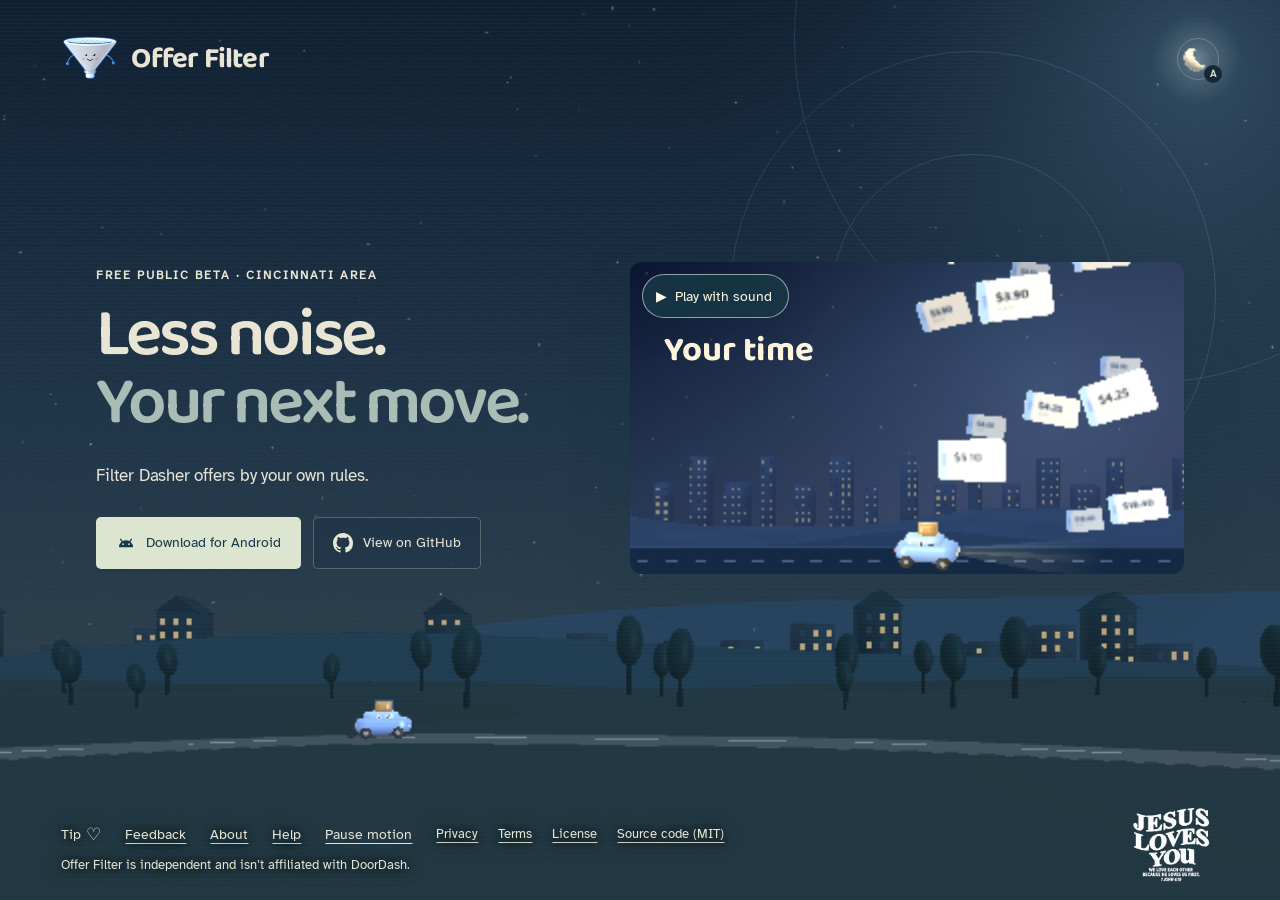
<file: index.html>
<!doctype html>
<html lang="en"><head><meta charset="UTF-8"><meta name="viewport" content="width=device-width,initial-scale=1">
<script>if(location.protocol==='http:'&&/(^|\.)offerfilter\.org$/.test(location.hostname))location.replace('https://offerfilter.org'+location.pathname+location.search+location.hash)</script>
<title>Offer Filter — free Android offer filter for Dashers · Cincinnati beta</title>
<meta name="description" content="Offer Filter is a free, open-source Android app for Dashers: set your minimums and it declines offers below them. Free public beta in the Cincinnati area. Independent; not affiliated with DoorDash.">
<link rel="canonical" href="https://offerfilter.org/">
<meta name="theme-color" content="#efe9db">
<meta property="og:type" content="website">
<meta property="og:site_name" content="Offer Filter">
<meta property="og:locale" content="en_US">
<meta property="og:url" content="https://offerfilter.org/">
<meta property="og:title" content="Offer Filter — a free Android offer filter for Dashers">
<meta property="og:description" content="Set your minimums and it declines Dasher offers below them. Free public beta in the Cincinnati area. Independent; not affiliated with DoorDash.">
<meta property="og:image" content="https://offerfilter.org/assets/film-poster-wide.jpg?v=20261024-103">
<meta property="og:image:type" content="image/jpeg">
<meta property="og:image:width" content="1920">
<meta property="og:image:height" content="1080">
<meta property="og:image:alt" content="The Offer Filter mascot beside its name, offerfilter.org, and a Jesus Loves You emblem.">
<meta name="twitter:card" content="summary_large_image">
<meta name="twitter:title" content="Offer Filter — a free Android offer filter for Dashers">
<meta name="twitter:description" content="Set your minimums and it declines Dasher offers below them. Free public beta in the Cincinnati area.">
<meta name="twitter:image" content="https://offerfilter.org/assets/film-poster-wide.jpg?v=20261024-103">
<meta name="twitter:image:alt" content="The Offer Filter mascot beside its name, offerfilter.org, and a Jesus Loves You emblem.">
<link rel="icon" type="image/png" sizes="32x32" href="assets/favicon-32.png?v=20261024-103"><link rel="icon" type="image/png" sizes="16x16" href="assets/favicon-16.png?v=20261024-103"><link rel="apple-touch-icon" sizes="180x180" href="assets/apple-touch-icon.png?v=20261024-103">
<link rel="preload" href="assets/baloo2-latin.woff2?v=20261024-103" as="font" type="font/woff2" crossorigin><link rel="preload" href="assets/atkinson-hyperlegible-latin.woff2?v=20261024-103" as="font" type="font/woff2" crossorigin><link rel="preload" as="image" href="assets/film-poster-wide.avif?v=20261024-103" type="image/avif" fetchpriority="high" media="(min-width: 601px)"><link rel="preload" as="image" href="assets/film-poster-square.avif?v=20261024-103" type="image/avif" fetchpriority="high" media="(max-width: 600px)">
<link rel="stylesheet" href="style.css?v=20261024-103"></head>
<body>
<script>/* The sky's choice (see page.js) before the first paint, so a night visit never flashes day; the browser's own bars follow. */var m="AUTO",h=new Date().getHours();try{m=localStorage.getItem("offerfilter.theme")||m}catch(e){}if(m==="NIGHT"||m==="SYSTEM"&&matchMedia("(prefers-color-scheme: dark)").matches||m==="AUTO"&&(h<6||h>=18)){document.body.classList.add("night");document.querySelector('meta[name="theme-color"]').content="#102032"}</script>
<main class="world" id="world">
  <canvas id="landscape" aria-hidden="true"></canvas>
  <div class="atmosphere" aria-hidden="true"><i></i><i></i><i></i></div>
  <header><a class="wordmark" href="#" aria-label="Offer Filter home"><img id="brand-mascot" src="assets/mascot-3d.webp?v=20261024-103" width="58" height="58" alt="" decoding="async"><span>Offer Filter</span></a><div class="top-right"><button class="sky-toggle" id="sky-toggle" aria-label="Sky" title="Sky"><svg class="sky-sun" viewBox="0 0 24 24" aria-hidden="true"><circle cx="12" cy="12" r="4" fill="currentColor"/><path d="M12 1v3m0 16v3M1 12h3m16 0h3M4 4l2 2m12 12 2 2M4 20l2-2M18 6l2-2" fill="none" stroke="currentColor" stroke-width="1.5"/></svg><svg class="sky-moon" viewBox="0 0 24 24" aria-hidden="true"><path fill="currentColor" d="M18.84 15.08A7.5 7.5 0 1 1 11.31 4.53A6.5 6.5 0 0 0 18.84 15.08z"/></svg><span class="sky-badge" aria-hidden="true"></span></button><p class="sky-toast" id="sky-toast" role="status" aria-live="polite"></p></div></header>
  <div class="hero-content">
  <section class="intro" aria-labelledby="headline"><p class="eyebrow hero-eyebrow">Free public beta · Cincinnati area</p><h1 id="headline">Less noise.<br><em>Your next move.</em></h1><p class="lede">Filter Dasher offers by your own rules.</p><div class="app-actions"><a id="download-open" class="primary" href="install/"><svg class="icon" viewBox="0 0 24 24" aria-hidden="true"><path fill="currentColor" fill-rule="evenodd" d="M3.6 17a8.4 8.4 0 0 1 16.8 0zM7.35 13.4a1.05 1.05 0 1 0 2.1 0a1.05 1.05 0 1 0-2.1 0zm7.2 0a1.05 1.05 0 1 0 2.1 0a1.05 1.05 0 1 0-2.1 0z"/><path d="M7.2 10.1 5.6 7.5m11.2 2.6 1.6-2.6" fill="none" stroke="currentColor" stroke-width="1.6" stroke-linecap="round"/></svg><span>Download for Android</span></a><a class="source-button" href="https://github.com/Dillxn/dasher-offer-filter" target="_blank" rel="noopener noreferrer"><svg class="icon" viewBox="0 0 16 16" aria-hidden="true"><path fill="currentColor" d="M8 0c4.42 0 8 3.58 8 8a8.013 8.013 0 0 1-5.45 7.59c-.4.08-.55-.17-.55-.38 0-.27.01-1.13.01-2.2 0-.75-.25-1.23-.54-1.48 1.78-.2 3.65-.88 3.65-3.95 0-.88-.31-1.59-.82-2.15.08-.2.36-1.02-.08-2.12 0 0-.67-.22-2.2.82-.64-.18-1.32-.27-2-.27-.68 0-1.36.09-2 .27-1.53-1.03-2.2-.82-2.2-.82-.44 1.1-.16 1.92-.08 2.12-.51.56-.82 1.28-.82 2.15 0 3.06 1.86 3.75 3.64 3.95-.23.2-.44.55-.51 1.07-.46.21-1.61.55-2.33-.66-.15-.24-.6-.83-1.23-.82-.67.01-.27.38.01.53.34.19.73.9.82 1.13.16.45.68 1.31 2.69.94 0 .67.01 1.3.01 1.49 0 .21-.15.45-.55.38A7.995 7.995 0 0 1 0 8c0-4.42 3.58-8 8-8Z"/></svg><span>View on GitHub</span></a></div></section>
  <section id="film-section" class="film-section" aria-label="Offer Filter film">
  <div class="film-stage" id="film-stage"><canvas id="film-canvas" role="img" aria-label="Offer Filter animated film" aria-describedby="film-transcript"></canvas><p class="film-cue" id="film-cue" aria-hidden="true" hidden></p><button id="film-play" class="film-play" aria-label="Play the Offer Filter film"><span aria-hidden="true">▶</span><b>Play film</b></button><div class="film-controls" id="film-controls" hidden><button type="button" data-act="toggle" aria-label="Play film"><svg viewBox="0 0 24 24" aria-hidden="true"><path class="i-play" d="M8 5.5v13l10.5-6.5z"/><path class="i-pause" d="M7 5h3.6v14H7zm6.4 0H17v14h-3.6z"/></svg></button><span class="film-time" id="film-time" aria-hidden="true">0:00 / 0:21</span><input id="film-seek" type="range" min="0" max="21" step="any" value="0" aria-label="Film position"><button type="button" data-act="captions" aria-pressed="false" aria-label="Captions"><span class="cc" aria-hidden="true">CC</span></button><button type="button" data-act="mute" aria-pressed="false" aria-label="Mute"><svg viewBox="0 0 24 24" aria-hidden="true"><path d="M4 9.2v5.6h3.6L12.5 19V5L7.6 9.2z"/><path class="i-sound" d="M15.2 8.6a4.6 4.6 0 0 1 0 6.8M17.6 6.3a7.9 7.9 0 0 1 0 11.4" fill="none" stroke="currentColor" stroke-width="1.8" stroke-linecap="round"/><path class="i-muted" d="m15.5 9.5 5 5m0-5-5 5" fill="none" stroke="currentColor" stroke-width="1.8" stroke-linecap="round"/></svg></button><button type="button" data-act="fullscreen" aria-label="Full screen"><svg viewBox="0 0 24 24" aria-hidden="true"><path class="i-enter" d="M4.5 9.5v-5h5m5 0h5v5m0 5v5h-5m-5 0h-5v-5" fill="none" stroke="currentColor" stroke-width="2"/><path class="i-exit" d="M9.5 4.5v5h-5m15 0h-5v-5m0 15v-5h5m-15 0h5v5" fill="none" stroke="currentColor" stroke-width="2"/></svg></button></div><noscript><video controls playsinline preload="none" poster="assets/film-poster-wide.jpg?v=20261024-103" width="1920" height="1080" aria-label="Offer Filter animated film"><source src="assets/offer-filter-landscape.mp4?v=20261024-103" type="video/mp4"><track kind="captions" src="assets/film-captions.vtt?v=20261024-103" srclang="en" label="English">Your browser cannot play this film. <a href="assets/offer-filter-landscape.mp4?v=20261024-103">Download the MP4.</a></video></noscript></div>
  <p id="film-transcript" class="visually-hidden">Narration: Your time matters. Set your minimums. Offer Filter declines the offers below them. You choose the good ones. See every offer in perspective. Find your next move. Free and open source. Picture: the Offer Filter app on a phone, drawn from its source with invented offers. A finger raises the per-mile minimum, three low offers are declined, a good one passes with an alert, its ticket opens from the skyline of recent offers, and at dawn the area map shows where offers paid best.</p>
  <audio id="film-audio" preload="none"><source src="assets/film-soundtrack.webm?v=20261024-103" type="audio/webm; codecs=opus"><source src="assets/film-soundtrack.m4a?v=20261024-103" type="audio/mp4"></audio>
</section>
  </div>
  <footer><div class="footer-text"><nav class="footer-links" aria-label="Support"><a id="tip-open" class="tip-link" href="#tip">Tip <span aria-hidden="true">♡</span></a><a id="feedback-open" class="quiet-link" href="#feedback">Feedback</a><a id="about-open" class="quiet-link" href="#about">About</a><a id="help-open" class="quiet-link" href="#help">Help</a><button id="motion-toggle" class="quiet-link" type="button" aria-pressed="false">Pause motion</button></nav><nav class="legal-links" aria-label="Legal and source"><a href="privacy/">Privacy</a><a href="terms/">Terms</a><a href="license/">License</a><a href="https://github.com/Dillxn/dasher-offer-filter">Source code (MIT)</a></nav><p class="independent">Offer Filter is independent and isn’t affiliated with DoorDash.</p></div><a class="signature" href="https://jesuslovesyou.xyz/" target="_blank" rel="noopener"><img src="assets/jesus-loves-you-emblem-560.png?v=20261024-103" crossorigin="anonymous" width="560" height="442" alt="Jesus Loves You. We love each other because He loves us first. 1 John 4:19."></a></footer>
</main>
<dialog id="tip-dialog" aria-labelledby="tip-title"><div class="dialog-top"><span class="eyebrow">Goodwill, always optional</span><button class="close" type="button" data-close aria-label="Close tips">×</button></div><div class="heart" aria-hidden="true">♡</div><h2 id="tip-title">A little thanks<br>goes a long way.</h2><p>If the app helps your day, you can leave Dillon a tip. The app stays free either way.</p><div class="tip-options"><a href="https://cash.app/$JesusLovesYou0808" target="_blank" rel="noopener"><b><svg class="pay-icon" viewBox="0 0 24 24" aria-hidden="true"><rect x="4" y="3" width="16" height="18" fill="#fff"/><path fill="#00D632" d="M23.59 3.475a5.1 5.1 0 00-3.05-3.05c-1.31-.42-2.5-.42-4.92-.42H8.36c-2.4 0-3.61 0-4.9.4a5.1 5.1 0 00-3.05 3.06C0 4.765 0 5.965 0 8.365v7.27c0 2.41 0 3.6.4 4.9a5.1 5.1 0 003.05 3.05c1.3.41 2.5.41 4.9.41h7.28c2.41 0 3.61 0 4.9-.4a5.1 5.1 0 003.06-3.06c.41-1.3.41-2.5.41-4.9v-7.25c0-2.41 0-3.61-.41-4.91zm-6.17 4.63l-.93.93a.5.5 0 01-.67.01 5 5 0 00-3.22-1.18c-.97 0-1.94.32-1.94 1.21 0 .9 1.04 1.2 2.24 1.65 2.1.7 3.84 1.58 3.84 3.64 0 2.24-1.74 3.78-4.58 3.95l-.26 1.2a.49.49 0 01-.48.39H9.63l-.09-.01a.5.5 0 01-.38-.59l.28-1.27a6.54 6.54 0 01-2.88-1.57v-.01a.48.48 0 010-.68l1-.97a.49.49 0 01.67 0c.91.86 2.13 1.34 3.39 1.32 1.3 0 2.17-.55 2.17-1.42 0-.87-.88-1.1-2.54-1.72-1.76-.63-3.43-1.52-3.43-3.6 0-2.42 2.01-3.6 4.39-3.71l.25-1.23a.48.48 0 01.48-.38h1.78l.1.01c.26.06.43.31.37.57l-.27 1.37c.9.3 1.75.77 2.48 1.39l.02.02c.19.2.19.5 0 .68z"/></svg>Cash App</b><span>$JesusLovesYou0808 ↗</span></a><a href="https://venmo.com/dillonriecke?txn=pay&amp;note=Thanks%20for%20Offer%20Filter" target="_blank" rel="noopener"><b><svg class="pay-icon" viewBox="0 0 24 24" aria-hidden="true"><rect width="24" height="24" rx="5.4" fill="#008CFF"/><path fill="#fff" d="M13.43 5.89C13.71 6.48 13.89 7.19 13.89 8.23C13.89 10.14 12.54 12.94 11.44 14.72L10.26 5.31L5.41 5.77L7.64 19.00L13.17 19.00C15.60 15.82 18.59 11.29 18.59 7.80C18.59 6.71 18.36 5.84 17.85 5.00L13.43 5.89Z"/></svg>Venmo</b><span>@dillonriecke ↗</span></a></div><p class="fine-print">Choose an amount in the payment app. Nothing is automatic, recurring, or counted per order.</p></dialog>
<dialog id="about-dialog" aria-labelledby="about-title"><div class="dialog-top"><span class="eyebrow">Offer Filter</span><button class="close" type="button" data-close aria-label="Close About">×</button></div><h2 id="about-title">You set the pace.</h2><p>Offer Filter is a free Android companion for Dashers. Set three minimums (pay per stop, pay per mile and pay per hour of Dasher’s time estimate) and, if you like, the most stops you’ll take. It declines offers below them and leaves the rest to you. One small companion for a long shift.</p><p>New in 0.6: Autopilot is on by default and moves how much of your minimums an offer must pay, from how often offers arrive, what they pay for your time and the acceptance-rate goal you choose. Offers it lets through below your minimums are always yours to decide. Offers you accept can raise learned minimums on top of yours, and Adopt makes them your own.</p><p>Free and open source under the MIT License. <a href="https://github.com/Dillxn/dasher-offer-filter">Source code (MIT)</a> · <a href="license/">License</a> · <a href="https://github.com/Dillxn/offer-filter-site">Website source</a>. Tips are always optional.</p><p>The film uses invented offers to show the idea. It isn’t a recording of a verified phone run, an earnings promise, or a claim about DoorDash’s offer algorithm.</p><p class="fine-print">A public beta, still being tested on real phones. Behavior can change with Android and Dasher updates. Offer Filter is independent and isn’t affiliated with DoorDash. No safety or accessibility certification is claimed.</p></dialog>
<dialog id="help-dialog" aria-labelledby="help-title"><div class="dialog-top"><span class="eyebrow">Android 15+ · public beta</span><button class="close" type="button" data-close aria-label="Close Help">×</button></div><h2 id="help-title">Start while parked.</h2><p>No account is needed to download the app, get its updates, or send feedback.</p><ol class="setup-steps"><li><a href="install/">Install Offer Filter</a>. The guide walks through Chrome’s download warning, Play Protect, Samsung’s Auto Blocker (on a Galaxy it can come first) and Android’s “Restricted setting” (on newer Galaxy phones, “App was denied access”).</li><li>Open Offer Filter and read the notice, including the acceptance-rate and account risks. Choose <strong>I understand and accept</strong> only if you agree.</li><li>Follow setup, one step at a time: <strong>Turn on screen reading</strong> (Android 13 and later blocks it the first time; setup then shows <strong>Allow restricted settings</strong>), <strong>Turn on background offers</strong>, <strong>Allow alerts</strong> and, if you like, the map’s location. Updates ask for <strong>Allow updates</strong> once one is ready. About a day later Android may remind you once that Offer Filter can view and control your screen; that’s expected.</li><li>Setup ends with <strong>Start with typical minimums</strong>: <strong>Start auto-decline</strong>, or <strong>Set my own</strong> and set three minimums on the constellation: pay per stop, pay per mile and pay per hour, plus max stops if you like. Autopilot is on already with pay first, its suggested goal, and the first time you turn auto-decline on with the mascot it asks once <strong>What matters more?</strong> Pay first (suggested), or protect your acceptance rate at 70% or more (a top tier) or 50% or more (a tier). Long-press its <strong>Auto</strong> chip to change that later, or tap it to turn Autopilot off. Dash in <strong>Earn per Offer</strong>; Earn by Time isn’t supported in this beta.</li><li>Drive with Dasher full screen and Offer Filter’s tab, or Google Maps or Waze full screen with Peek. Tap the tab to come back to Offer Filter; the same tab there goes back to Dasher.</li></ol><p>Peek waits for Dasher to show a background offer, and if one dings while your phone is locked, unlock within 40 seconds and it checks it. During a dash with auto-decline on, your screen doesn’t time out, whatever app is in front; it’s never woken or unlocked, and the power button still turns it off.</p><h3>Something isn’t right?</h3><p>In Offer Filter, tap the mascot on its home screen to pause: paused, Offer Filter still shows each offer’s score but taps nothing. Turn off Auto-accept if you turned it on, and use Dasher directly. To stop it reading Dasher, turn off Offer Filter’s accessibility and notification access in Android settings.</p><p><a id="help-feedback-open" class="secondary feedback-button" href="#feedback">Send feedback</a></p><p class="contact-line">A privacy, data deletion or security request that needs an answer? Email <a href="mailto:privacy@offerfilter.org">privacy@offerfilter.org</a>. Unlike feedback, email isn’t anonymous.</p><p class="fine-print">A beta, not a guarantee of reliability. Autopilot’s acceptance-rate goal is a best effort, not a promise. Never handle your phone while driving. <a href="privacy/">Privacy</a> · <a href="terms/">Terms</a> · <a href="license/">License</a></p></dialog>
<dialog id="feedback-dialog" aria-labelledby="feedback-title" aria-describedby="feedback-intro"><div class="dialog-top"><span class="eyebrow">No account needed</span><button class="close" type="button" data-close aria-label="Close feedback">×</button></div><h2 id="feedback-title">Tell us what happened.</h2><p id="feedback-intro">No account needed: no name, no email. Please leave out customer names, addresses, and any payment, account or password details. There’s no reply address, so we can’t answer directly.</p><form id="feedback-form" class="feedback-form" novalidate><label for="feedback-category">Type</label><select id="feedback-category" name="category"><option value="general">General</option><option value="bug">Something went wrong</option><option value="update">Installing or updating</option><option value="ux">Setup or ease of use</option><option value="feature">An idea</option><option value="privacy">Privacy</option><option value="other">Other</option></select><label for="feedback-message">Message</label><textarea id="feedback-message" name="message" maxlength="4000" rows="6" required aria-describedby="feedback-hint feedback-count" placeholder="What happened, and what did you expect?"></textarea><p class="feedback-meta"><span id="feedback-hint">Your phone model and Android version help.</span><span id="feedback-count">0 / 4,000</span></p><button id="feedback-submit" class="primary feedback-submit" type="submit">Send feedback</button><p id="feedback-status" class="feedback-status" role="status" aria-live="polite"></p></form><p class="fine-print">The site sends only the type and message above, marked as coming from the website. Feedback is kept for 90 days. It may be reviewed by the developer with the help of AI assistants such as Anthropic’s Claude or OpenAI’s ChatGPT/Codex. Your IP address isn’t stored with your feedback, though Supabase and network providers handle ordinary connection data. <a href="privacy/#this-website">Privacy</a></p></dialog>
<script src="scene.js?v=20261024-103"></script><script src="player.js?v=20261024-103"></script><script src="page.js?v=20261024-103"></script>
</body></html>
</file>
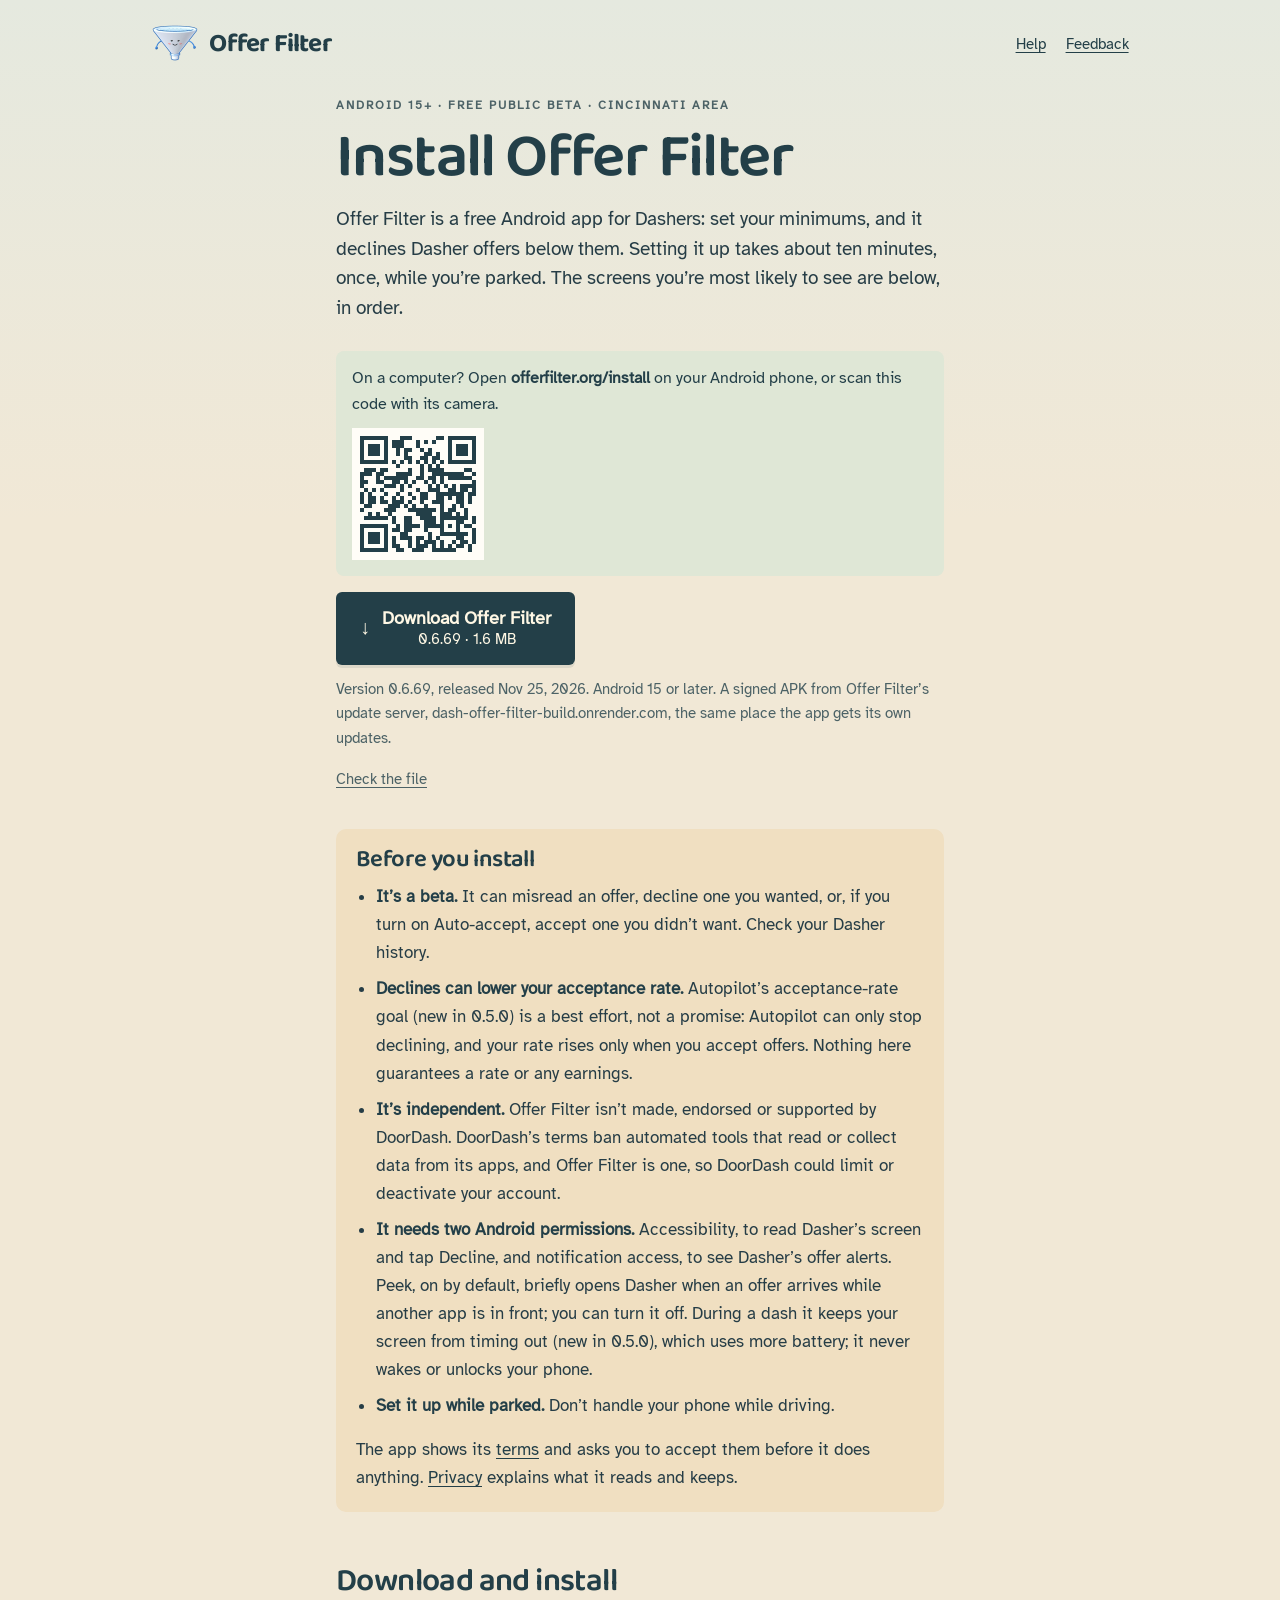
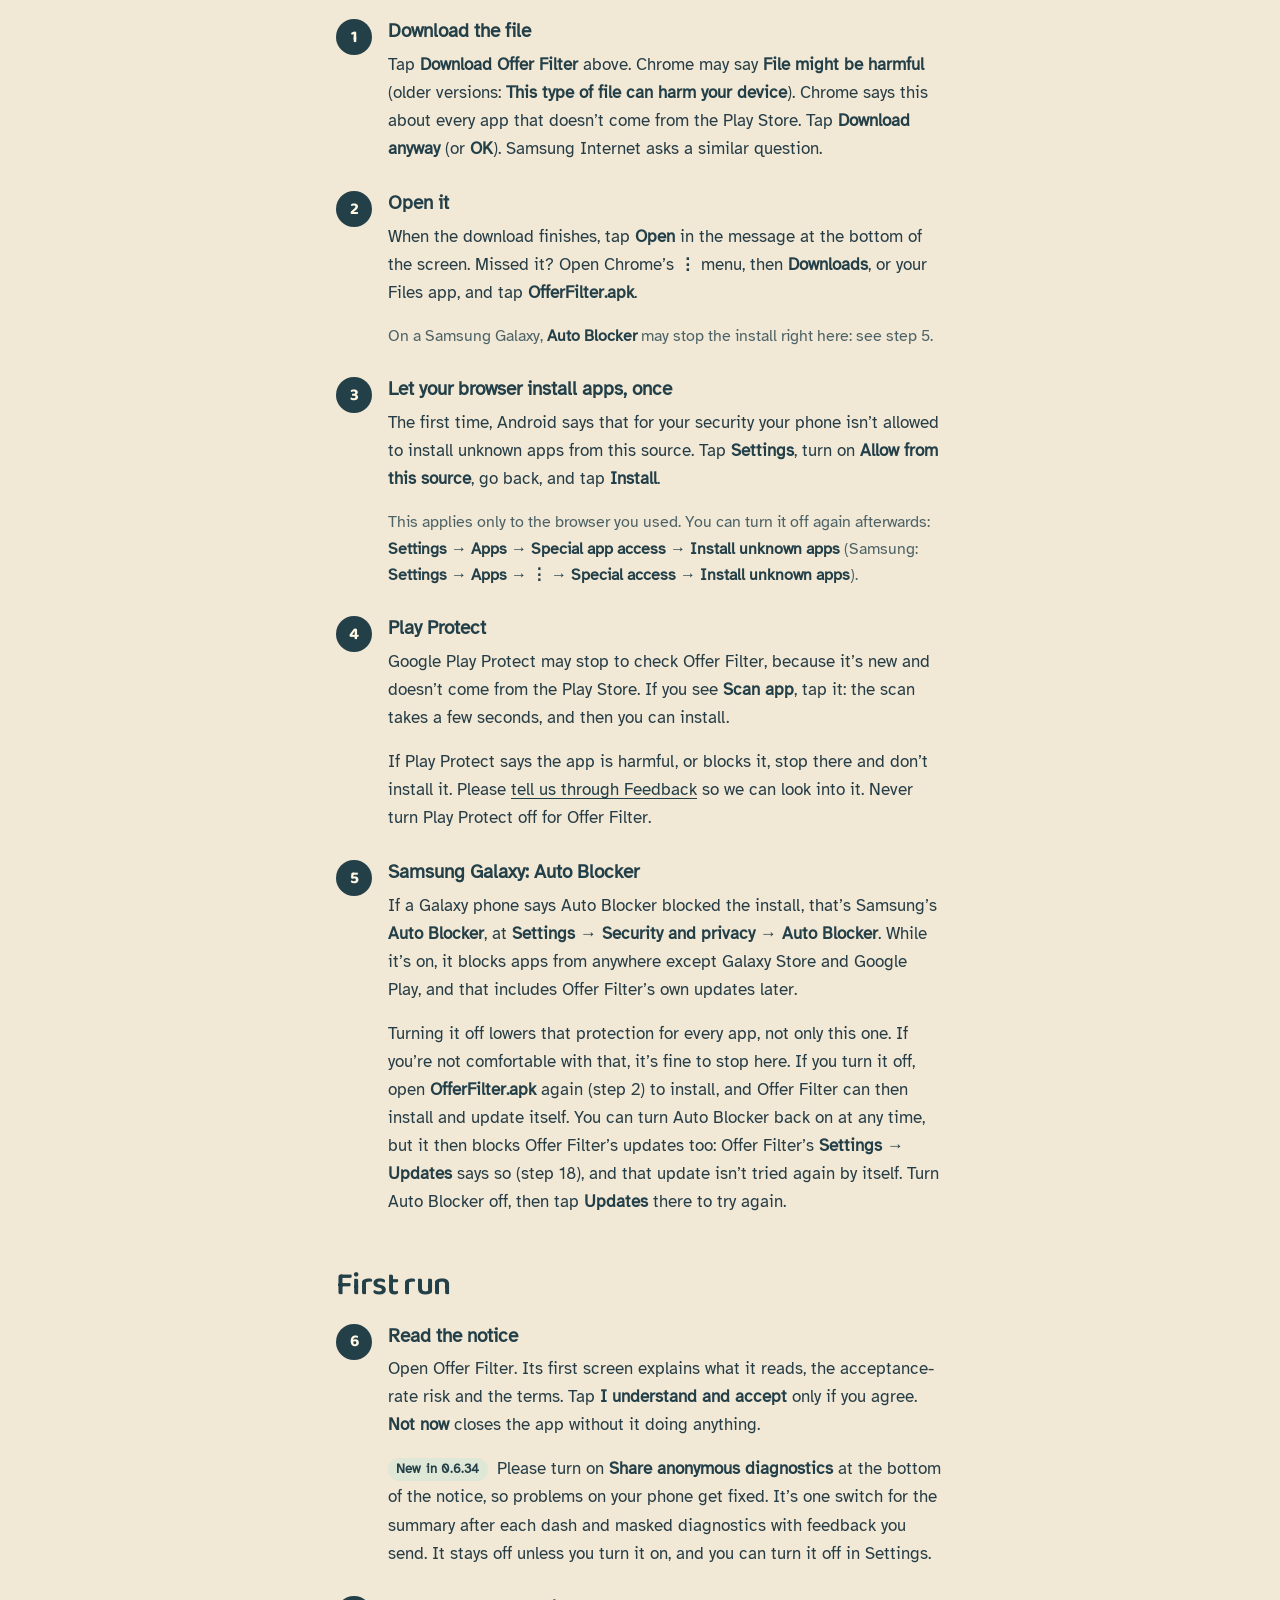
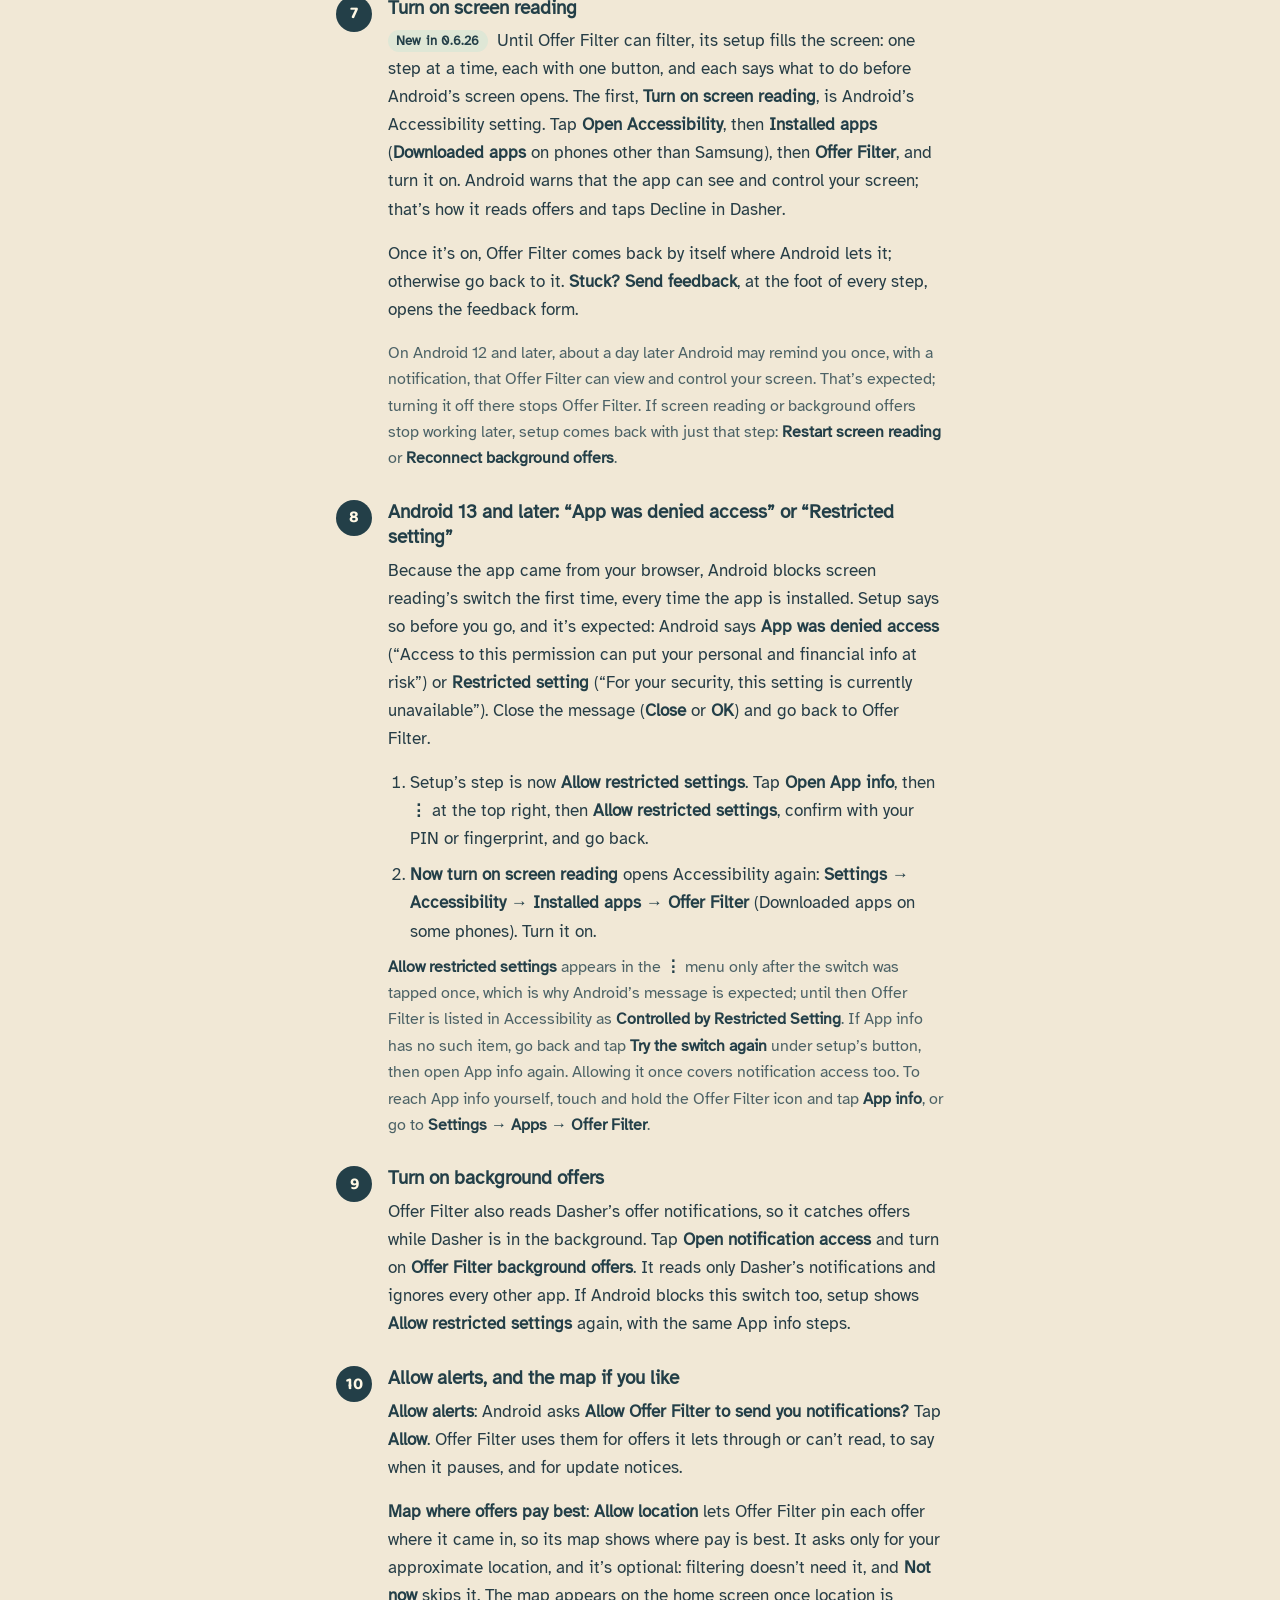
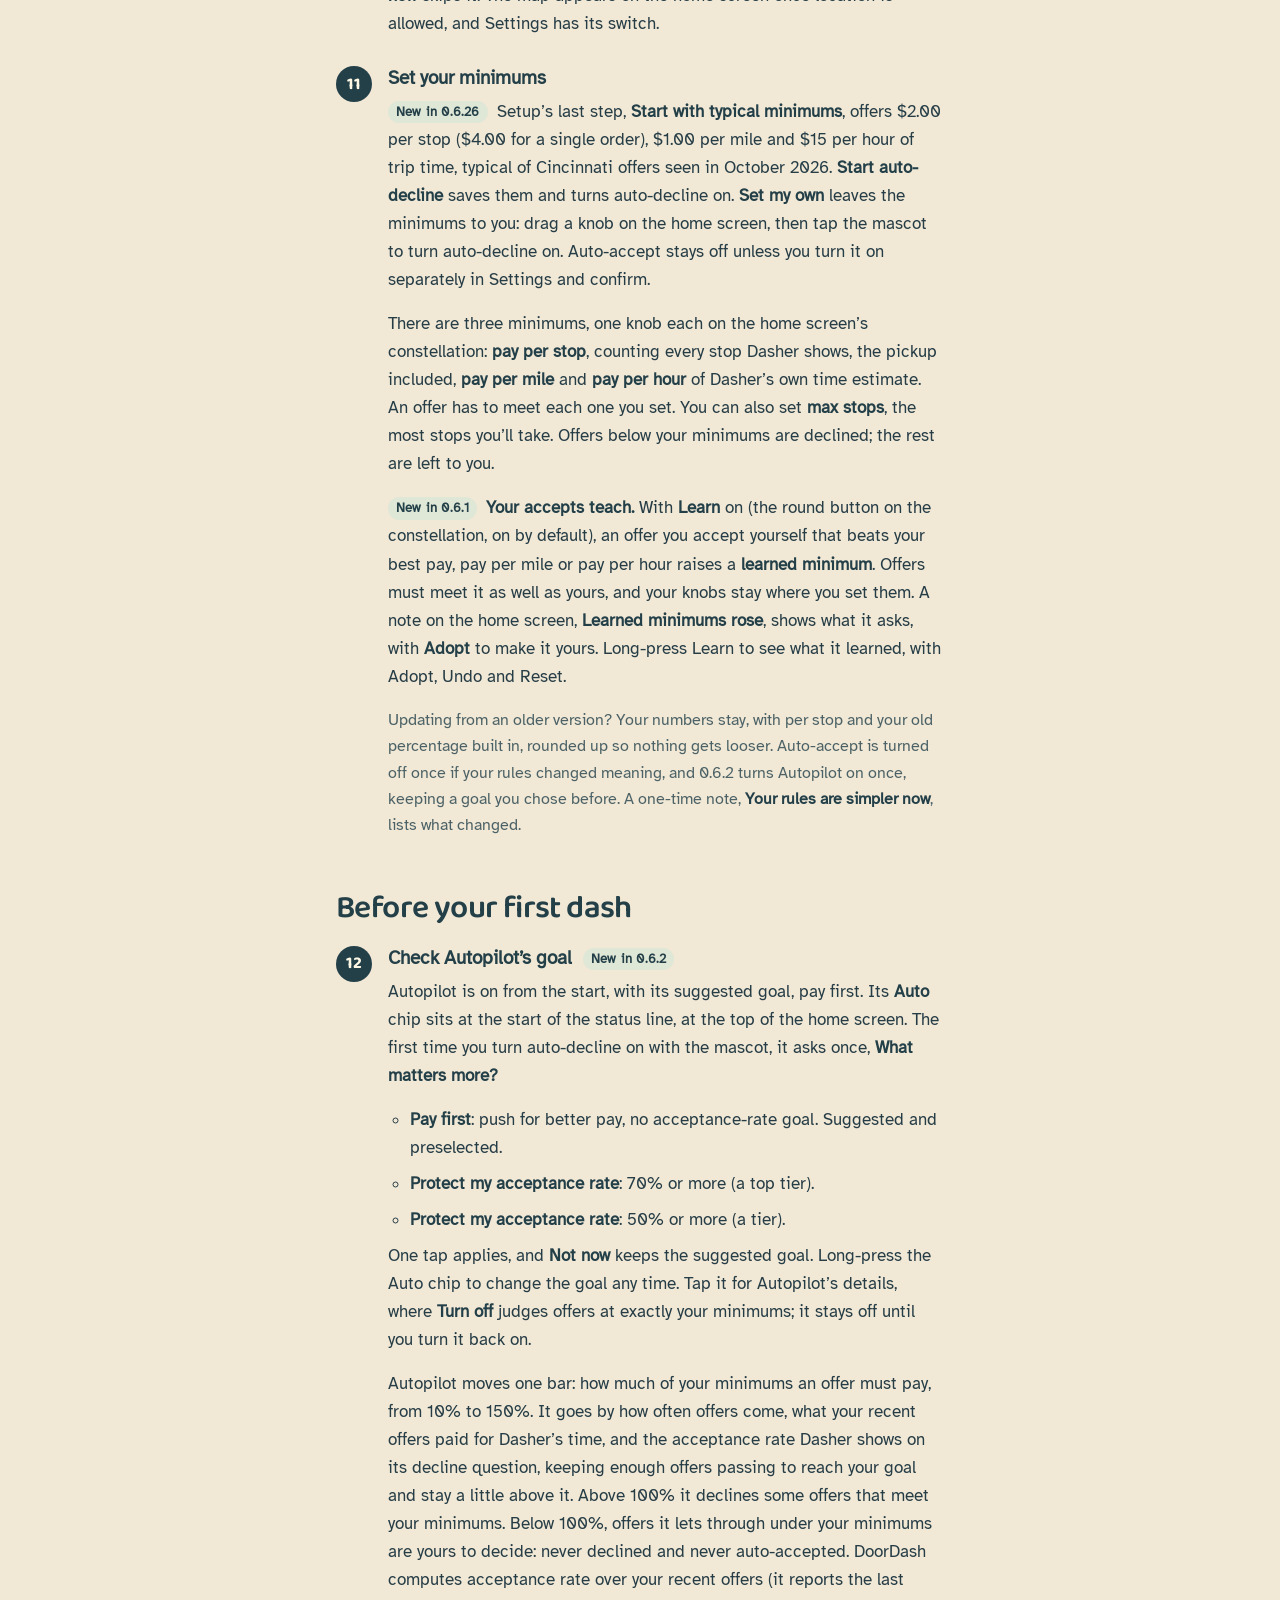
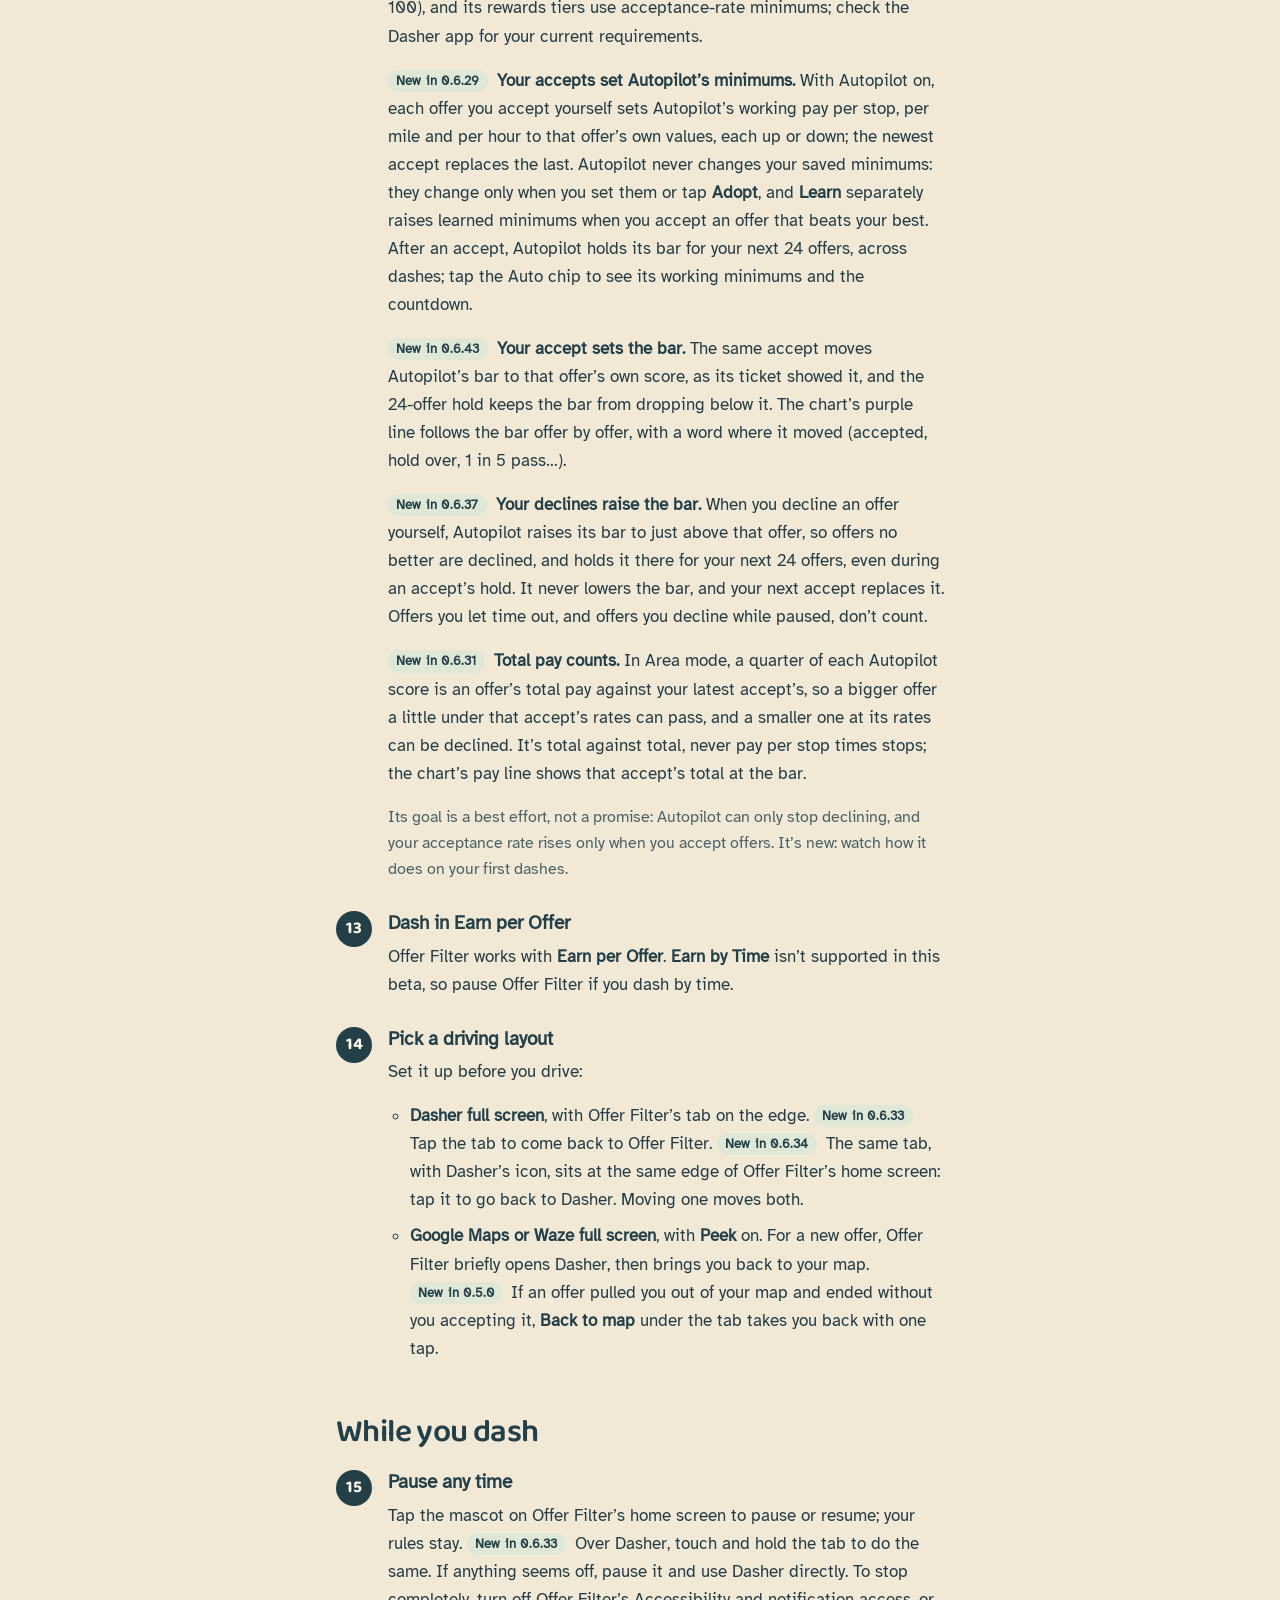
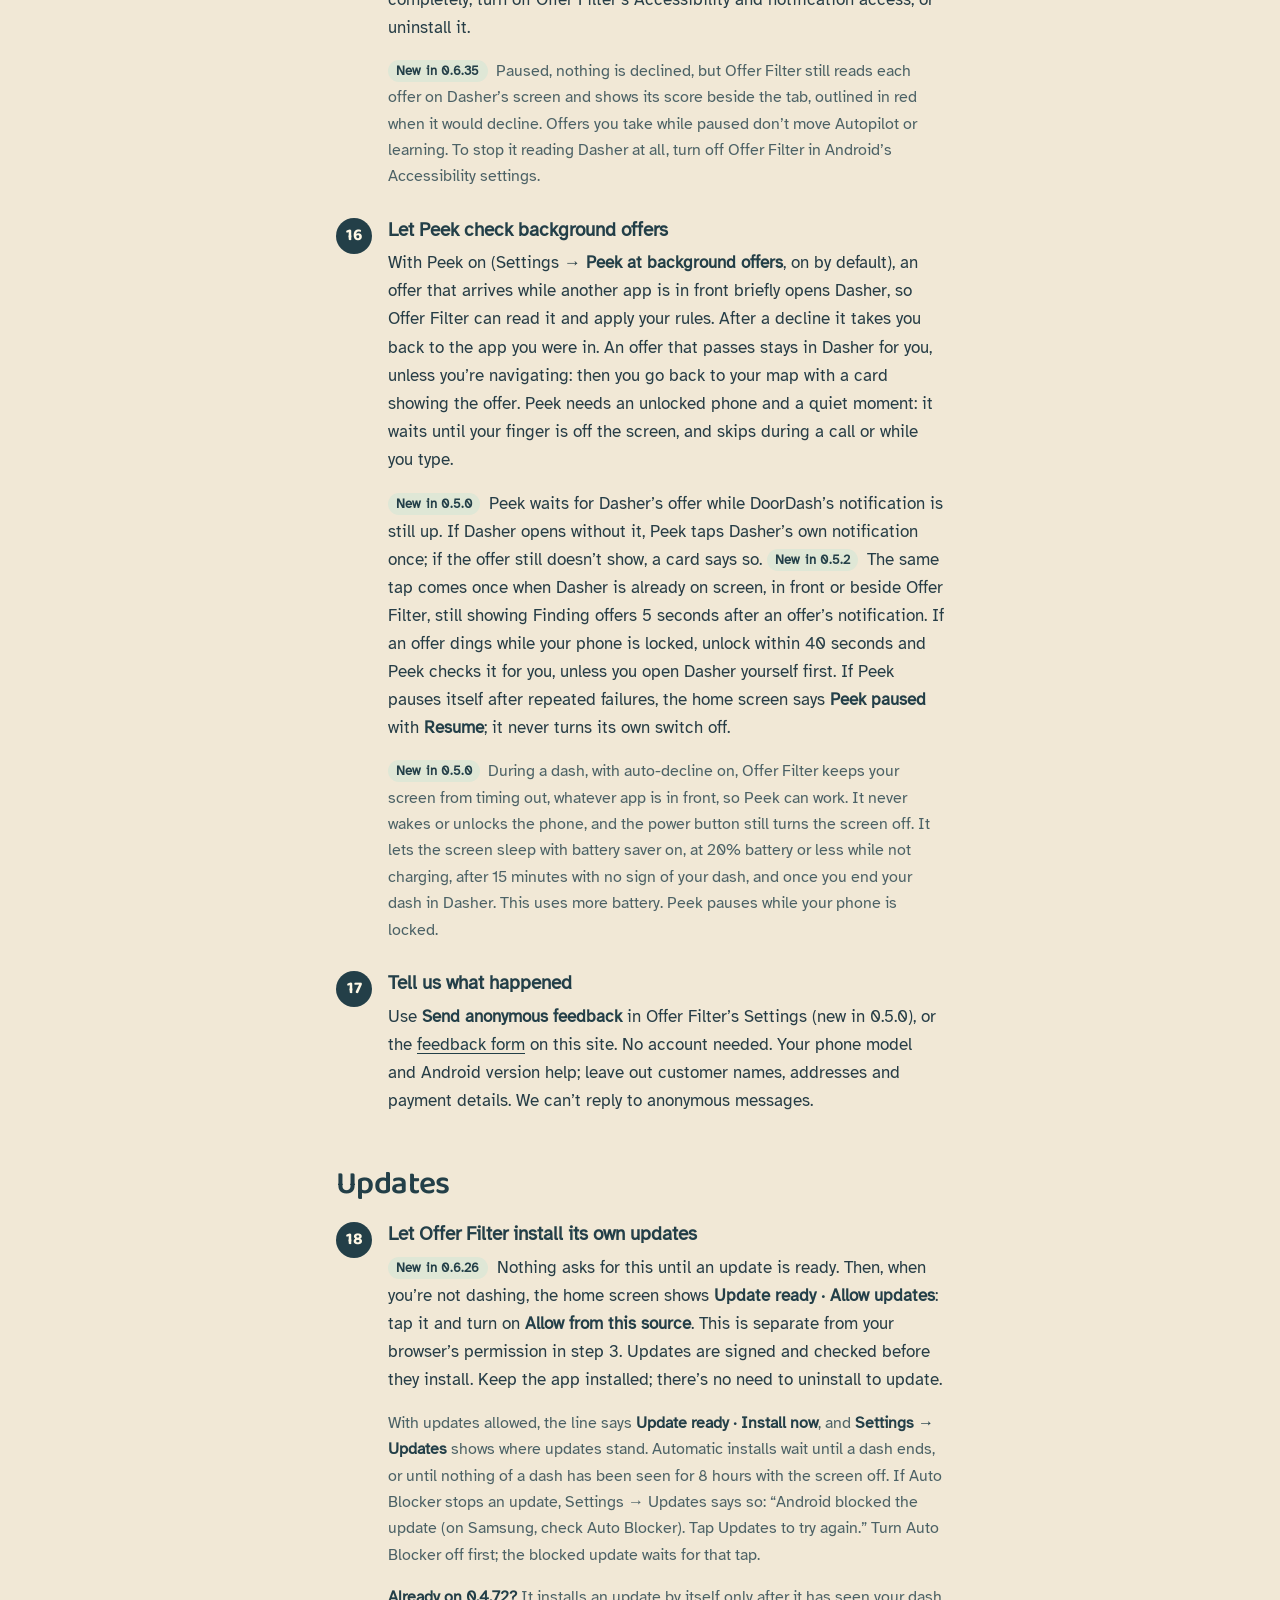
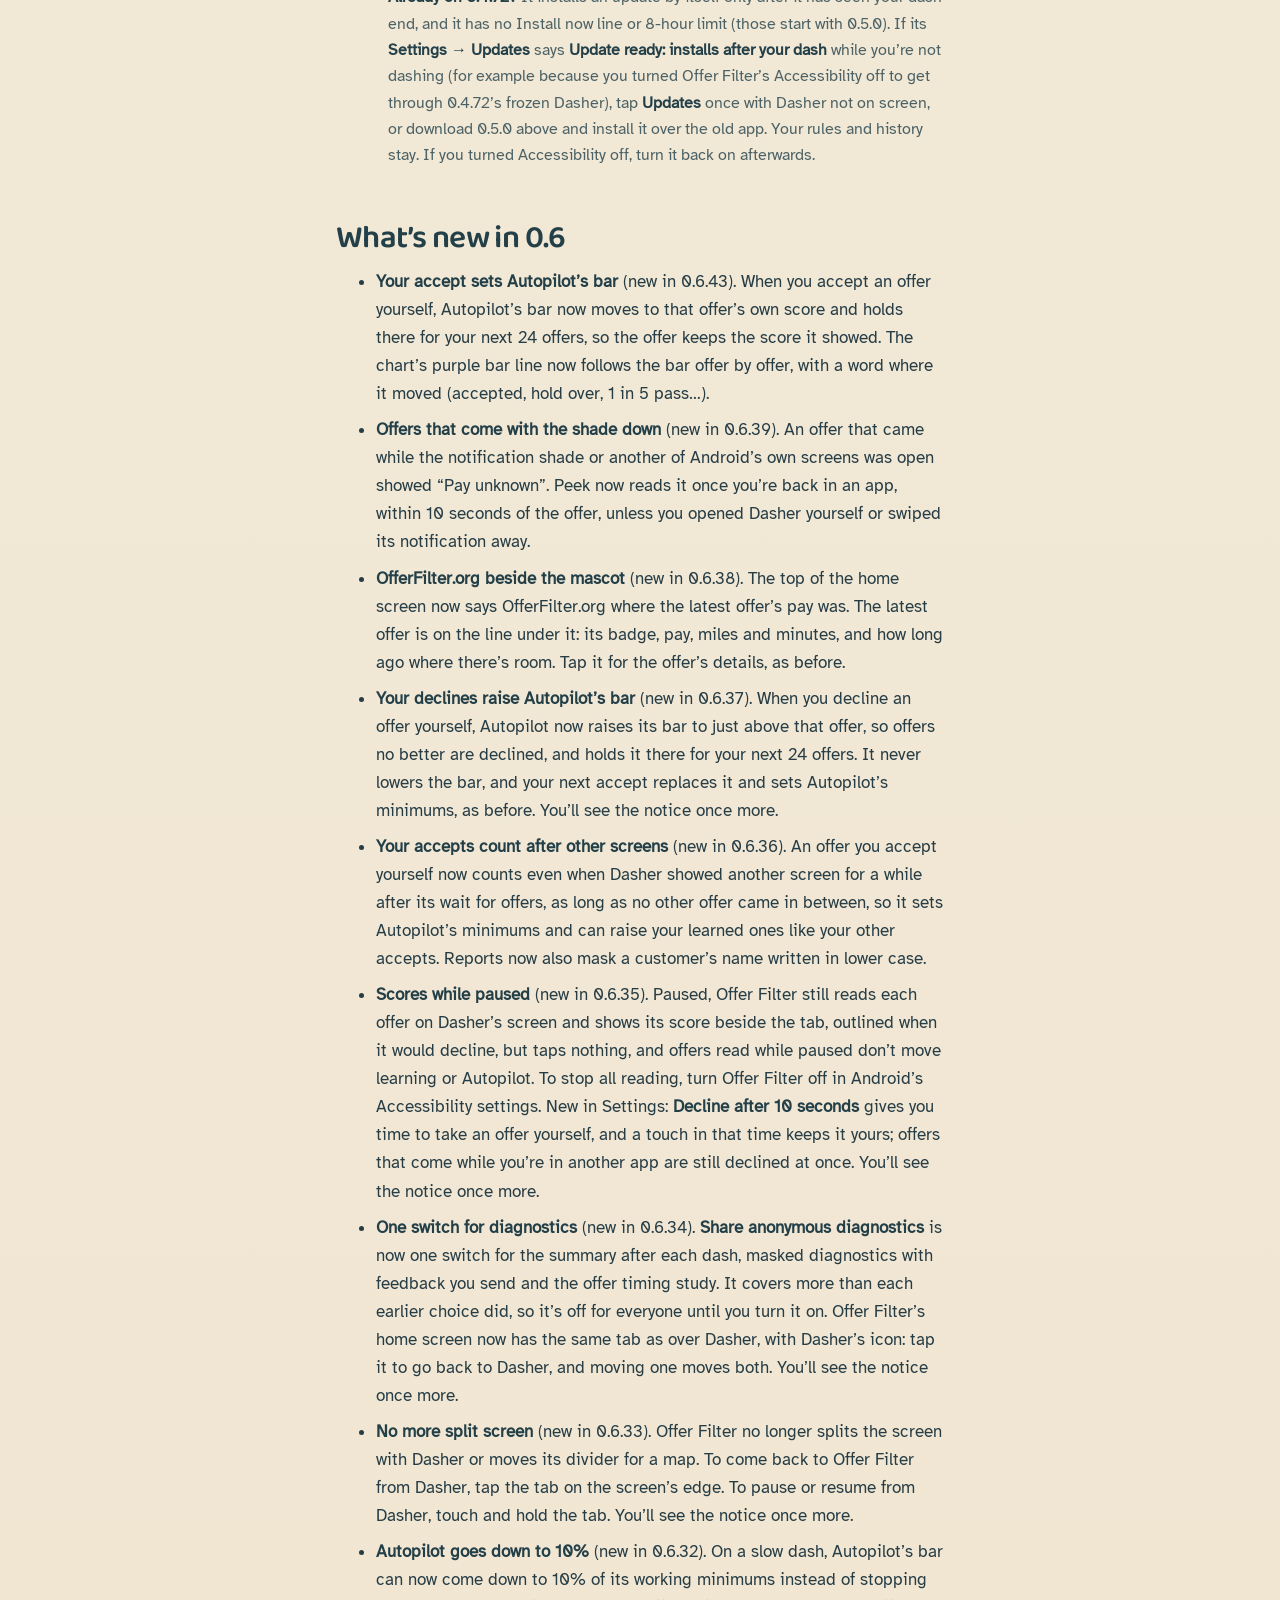
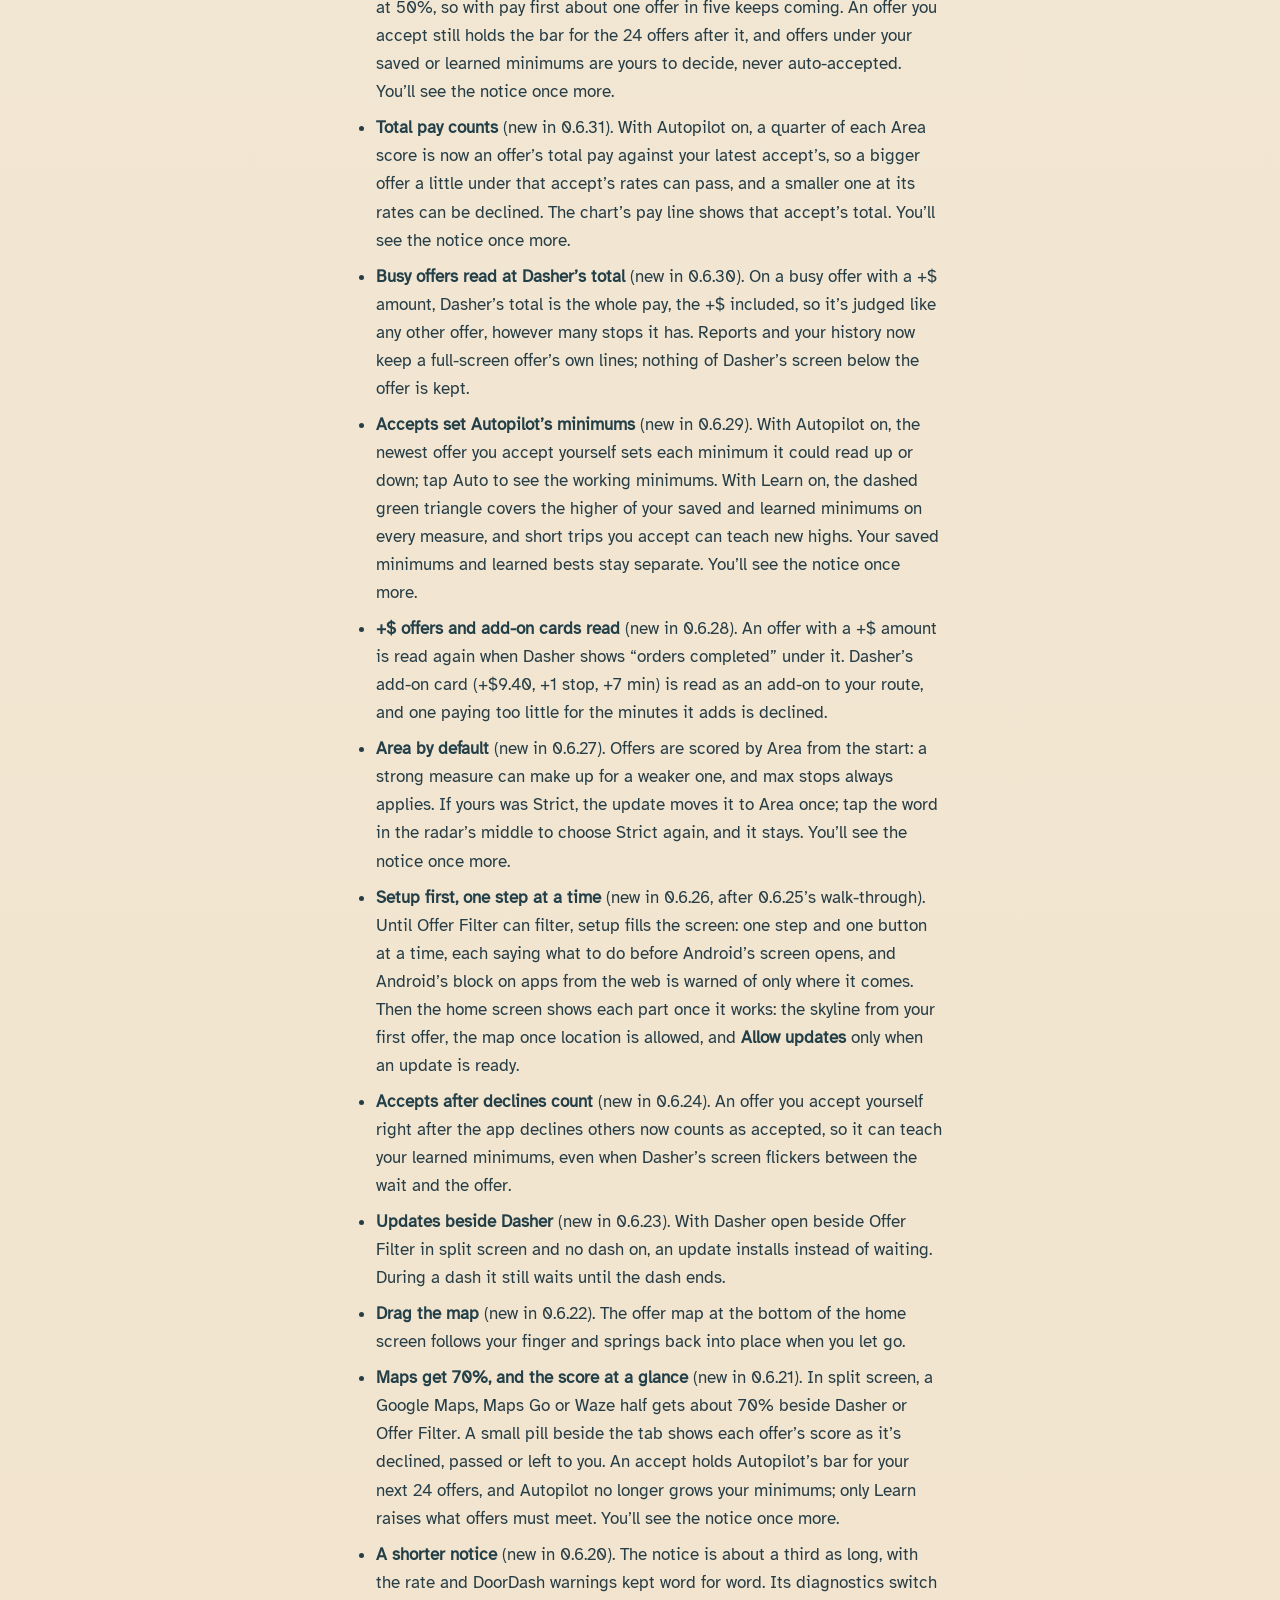
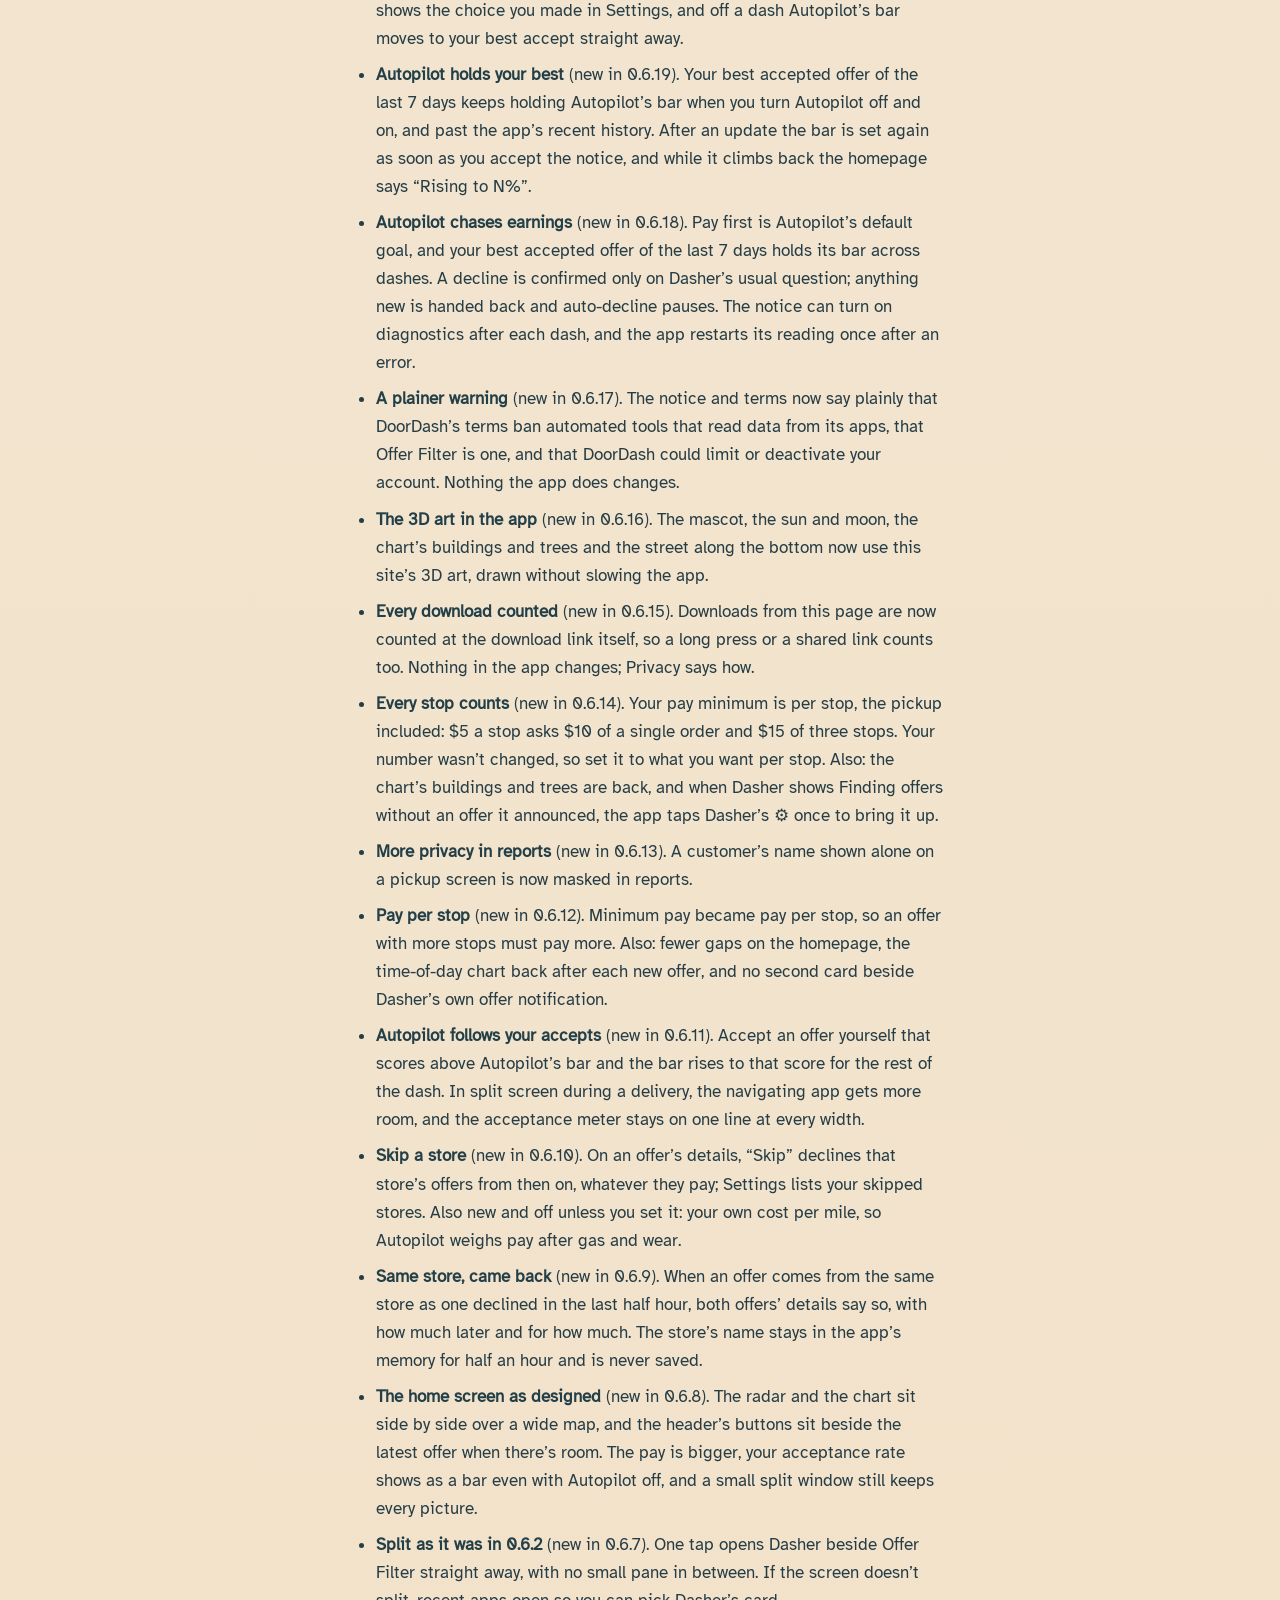
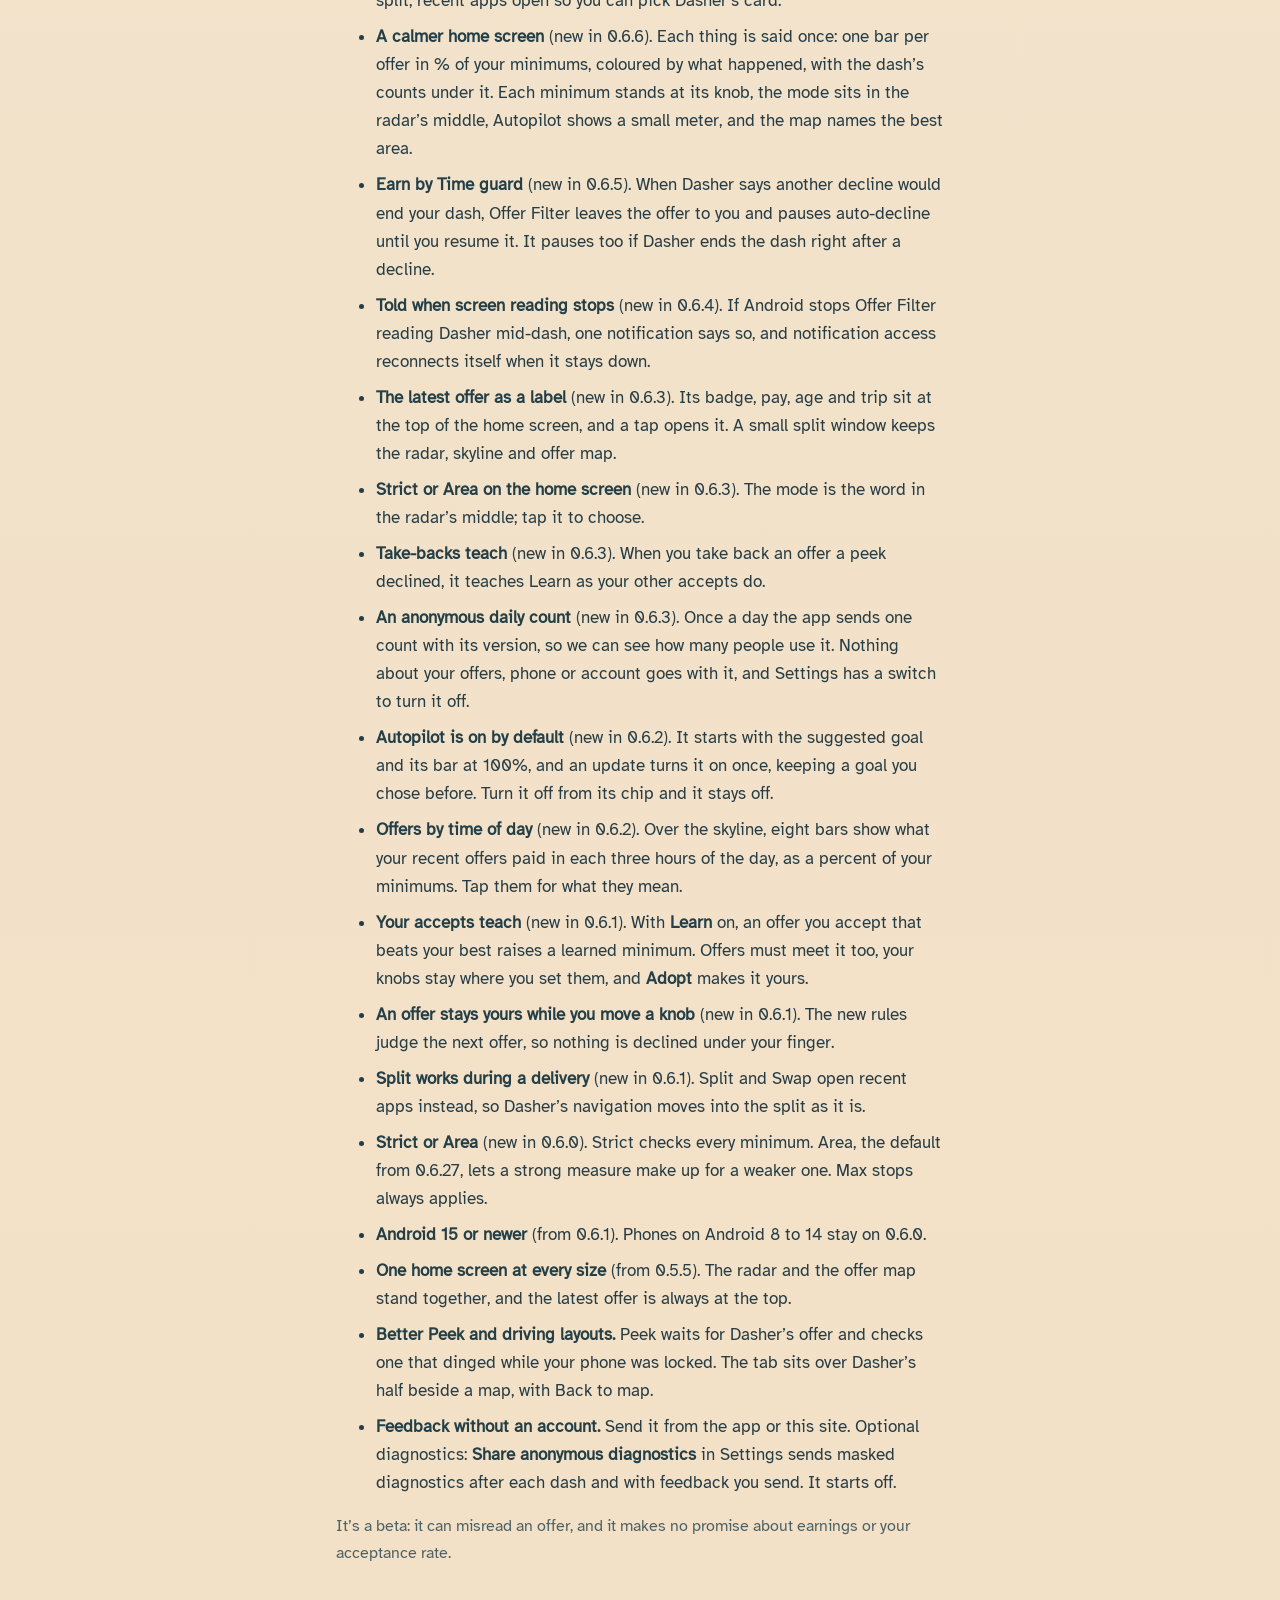
<file: install/index.html>
<!doctype html>
<html lang="en">
<head>
<meta charset="utf-8">
<meta name="viewport" content="width=device-width,initial-scale=1">
<script>if(location.protocol==='http:'&&/(^|\.)offerfilter\.org$/.test(location.hostname))location.replace('https://offerfilter.org'+location.pathname+location.search+location.hash)</script>
<title>Install Offer Filter · free Android beta for Dashers</title>
<meta name="description" content="Download Offer Filter, the free Android offer filter for Dashers, and set it up step by step: Chrome’s download warning, Play Protect, Samsung Auto Blocker, Android’s restricted settings and updates. Public beta in the Cincinnati area.">
<link rel="canonical" href="https://offerfilter.org/install/">
<meta name="color-scheme" content="light dark">
<meta name="theme-color" content="#efe9db" media="(prefers-color-scheme: light)">
<meta name="theme-color" content="#102032" media="(prefers-color-scheme: dark)">
<meta property="og:type" content="website">
<meta property="og:site_name" content="Offer Filter">
<meta property="og:url" content="https://offerfilter.org/install/">
<meta property="og:title" content="Install Offer Filter — free Android beta for Dashers">
<meta property="og:description" content="Download the app and follow the setup steps for Android 15 and later. Public beta in the Cincinnati area.">
<meta property="og:image" content="https://offerfilter.org/assets/film-poster-wide.jpg?v=20261024-103">
<meta property="og:image:width" content="1920">
<meta property="og:image:height" content="1080">
<meta property="og:image:alt" content="The Offer Filter mascot beside its name, offerfilter.org, and a Jesus Loves You emblem.">
<meta name="twitter:card" content="summary_large_image">
<link rel="icon" type="image/png" sizes="32x32" href="../assets/favicon-32.png?v=20261024-103">
<link rel="icon" type="image/png" sizes="16x16" href="../assets/favicon-16.png?v=20261024-103">
<link rel="apple-touch-icon" sizes="180x180" href="../assets/apple-touch-icon.png?v=20261024-103">
<link rel="preload" href="../assets/baloo2-latin.woff2?v=20261024-103" as="font" type="font/woff2" crossorigin>
<link rel="stylesheet" href="../doc.css?v=20261024-103">
</head>
<body>
<a class="skip-link" href="#main">Skip to content</a>
<header class="site-header">
<a class="wordmark" href="../" aria-label="Offer Filter home"><img src="../assets/mascot-3d.webp?v=20261024-103" width="48" height="48" alt=""><span>Offer Filter</span></a>
<nav class="site-nav" aria-label="Site"><a href="../#help">Help</a><a href="../#feedback">Feedback</a></nav>
</header>
<main id="main" class="doc">
<p class="eyebrow">Android 15+ · Free public beta · Cincinnati area</p>
<h1>Install Offer Filter</h1>
<p class="lede">Offer Filter is a free Android app for Dashers: set your minimums, and it declines Dasher offers below them. Setting it up takes about ten minutes, once, while you’re parked. The screens you’re most likely to see are below, in order.</p>

<div class="download" id="download">
<p class="platform-note" id="platform-note" hidden></p>
<a class="button-primary" id="download-apk" href="https://nwglojlrzfbsibtoqjzc.supabase.co/functions/v1/offer-filter-feedback/download"><span aria-hidden="true">↓</span><span class="download-text"><span>Download Offer Filter</span> <span class="download-version" id="download-version" hidden></span></span></a>
<p class="download-meta" id="download-meta">Android 15 or later. A signed APK from Offer Filter’s update server, dash-offer-filter-build.onrender.com, the same place the app gets its own updates.</p>
<p class="platform-note" id="beta-pending" hidden></p>
<details id="download-check" hidden><summary>Check the file</summary><p>SHA-256: <code id="download-sha"></code></p></details>
</div>

<section class="callout" aria-labelledby="before-title">
<h2 id="before-title">Before you install</h2>
<ul>
<li><strong>It’s a beta.</strong> It can misread an offer, decline one you wanted, or, if you turn on Auto-accept, accept one you didn’t want. Check your Dasher history.</li>
<li><strong>Declines can lower your acceptance rate.</strong> Autopilot’s acceptance-rate goal (new in 0.5.0) is a best effort, not a promise: Autopilot can only stop declining, and your rate rises only when you accept offers. Nothing here guarantees a rate or any earnings.</li>
<li><strong>It’s independent.</strong> Offer Filter isn’t made, endorsed or supported by DoorDash. DoorDash’s terms ban automated tools that read or collect data from its apps, and Offer Filter is one, so DoorDash could limit or deactivate your account.</li>
<li><strong>It needs two Android permissions.</strong> Accessibility, to read Dasher’s screen and tap Decline, and notification access, to see Dasher’s offer alerts. Peek, on by default, briefly opens Dasher when an offer arrives while another app is in front; you can turn it off. During a dash it keeps your screen from timing out (new in 0.5.0), which uses more battery; it never wakes or unlocks your phone.</li>
<li><strong>Set it up while parked.</strong> Don’t handle your phone while driving.</li>
</ul>
<p>The app shows its <a href="../terms/">terms</a> and asks you to accept them before it does anything. <a href="../privacy/">Privacy</a> explains what it reads and keeps.</p>
</section>

<h2 id="install">Download and install</h2>
<ol class="steps">
<li><h3>Download the file</h3>
<p>Tap <strong>Download Offer Filter</strong> above. Chrome may say <strong>File might be harmful</strong> (older versions: <strong>This type of file can harm your device</strong>). Chrome says this about every app that doesn’t come from the Play Store. Tap <strong>Download anyway</strong> (or <strong>OK</strong>). Samsung Internet asks a similar question.</p></li>
<li><h3>Open it</h3>
<p>When the download finishes, tap <strong>Open</strong> in the message at the bottom of the screen. Missed it? Open Chrome’s <strong>⋮</strong> menu, then <strong>Downloads</strong>, or your Files app, and tap <strong>OfferFilter.apk</strong>.</p>
<p class="note">On a Samsung Galaxy, <strong>Auto Blocker</strong> may stop the install right here: see step 5.</p></li>
<li><h3>Let your browser install apps, once</h3>
<p>The first time, Android says that for your security your phone isn’t allowed to install unknown apps from this source. Tap <strong>Settings</strong>, turn on <strong>Allow from this source</strong>, go back, and tap <strong>Install</strong>.</p>
<p class="note">This applies only to the browser you used. You can turn it off again afterwards: <span class="path">Settings → Apps → Special app access → Install unknown apps</span> (Samsung: <span class="path">Settings → Apps → ⋮ → Special access → Install unknown apps</span>).</p></li>
<li><h3>Play Protect</h3>
<p>Google Play Protect may stop to check Offer Filter, because it’s new and doesn’t come from the Play Store. If you see <strong>Scan app</strong>, tap it: the scan takes a few seconds, and then you can install.</p>
<p>If Play Protect says the app is harmful, or blocks it, stop there and don’t install it. Please <a href="../#feedback">tell us through Feedback</a> so we can look into it. Never turn Play Protect off for Offer Filter.</p></li>
<li><h3>Samsung Galaxy: Auto Blocker</h3>
<p>If a Galaxy phone says Auto Blocker blocked the install, that’s Samsung’s <strong>Auto Blocker</strong>, at <span class="path">Settings → Security and privacy → Auto Blocker</span>. While it’s on, it blocks apps from anywhere except Galaxy Store and Google Play, and that includes Offer Filter’s own updates later.</p>
<p>Turning it off lowers that protection for every app, not only this one. If you’re not comfortable with that, it’s fine to stop here. If you turn it off, open <strong>OfferFilter.apk</strong> again (step 2) to install, and Offer Filter can then install and update itself. You can turn Auto Blocker back on at any time, but it then blocks Offer Filter’s updates too: Offer Filter’s <span class="path">Settings → Updates</span> says so (step 18), and that update isn’t tried again by itself. Turn Auto Blocker off, then tap <strong>Updates</strong> there to try again.</p></li>
</ol>

<h2 id="first-run">First run</h2>
<ol class="steps" start="6">
<li><h3>Read the notice</h3>
<p>Open Offer Filter. Its first screen explains what it reads, the acceptance-rate risk and the terms. Tap <strong>I understand and accept</strong> only if you agree. <strong>Not now</strong> closes the app without it doing anything.</p>
<p><span class="since">New in 0.6.34</span> Please turn on <strong>Share anonymous diagnostics</strong> at the bottom of the notice, so problems on your phone get fixed. It’s one switch for the summary after each dash and masked diagnostics with feedback you send. It stays off unless you turn it on, and you can turn it off in Settings.</p></li>
<li><h3>Turn on screen reading</h3>
<p><span class="since">New in 0.6.26</span> Until Offer Filter can filter, its setup fills the screen: one step at a time, each with one button, and each says what to do before Android’s screen opens. The first, <strong>Turn on screen reading</strong>, is Android’s Accessibility setting. Tap <strong>Open Accessibility</strong>, then <strong>Installed apps</strong> (<strong>Downloaded apps</strong> on phones other than Samsung), then <strong>Offer Filter</strong>, and turn it on. Android warns that the app can see and control your screen; that’s how it reads offers and taps Decline in Dasher.</p>
<p>Once it’s on, Offer Filter comes back by itself where Android lets it; otherwise go back to it. <strong>Stuck? Send feedback</strong>, at the foot of every step, opens the feedback form.</p>
<p class="note">On Android 12 and later, about a day later Android may remind you once, with a notification, that Offer Filter can view and control your screen. That’s expected; turning it off there stops Offer Filter. If screen reading or background offers stop working later, setup comes back with just that step: <strong>Restart screen reading</strong> or <strong>Reconnect background offers</strong>.</p></li>
<li><h3>Android 13 and later: “App was denied access” or “Restricted setting”</h3>
<p>Because the app came from your browser, Android blocks screen reading’s switch the first time, every time the app is installed. Setup says so before you go, and it’s expected: Android says <strong>App was denied access</strong> (“Access to this permission can put your personal and financial info at risk”) or <strong>Restricted setting</strong> (“For your security, this setting is currently unavailable”). Close the message (<strong>Close</strong> or <strong>OK</strong>) and go back to Offer Filter.</p>
<ol>
<li>Setup’s step is now <strong>Allow restricted settings</strong>. Tap <strong>Open App info</strong>, then <strong>⋮</strong> at the top right, then <strong>Allow restricted settings</strong>, confirm with your PIN or fingerprint, and go back.</li>
<li><strong>Now turn on screen reading</strong> opens Accessibility again: <span class="path">Settings → Accessibility → Installed apps → Offer Filter</span> (Downloaded apps on some phones). Turn it on.</li>
</ol>
<p class="note"><strong>Allow restricted settings</strong> appears in the <strong>⋮</strong> menu only after the switch was tapped once, which is why Android’s message is expected; until then Offer Filter is listed in Accessibility as <strong>Controlled by Restricted Setting</strong>. If App info has no such item, go back and tap <strong>Try the switch again</strong> under setup’s button, then open App info again. Allowing it once covers notification access too. To reach App info yourself, touch and hold the Offer Filter icon and tap <strong>App info</strong>, or go to <span class="path">Settings → Apps → Offer Filter</span>.</p></li>
<li><h3>Turn on background offers</h3>
<p>Offer Filter also reads Dasher’s offer notifications, so it catches offers while Dasher is in the background. Tap <strong>Open notification access</strong> and turn on <strong>Offer Filter background offers</strong>. It reads only Dasher’s notifications and ignores every other app. If Android blocks this switch too, setup shows <strong>Allow restricted settings</strong> again, with the same App info steps.</p></li>
<li><h3>Allow alerts, and the map if you like</h3>
<p><strong>Allow alerts</strong>: Android asks <strong>Allow Offer Filter to send you notifications?</strong> Tap <strong>Allow</strong>. Offer Filter uses them for offers it lets through or can’t read, to say when it pauses, and for update notices.</p>
<p><strong>Map where offers pay best</strong>: <strong>Allow location</strong> lets Offer Filter pin each offer where it came in, so its map shows where pay is best. It asks only for your approximate location, and it’s optional: filtering doesn’t need it, and <strong>Not now</strong> skips it. The map appears on the home screen once location is allowed, and Settings has its switch.</p></li>
<li><h3>Set your minimums</h3>
<p><span class="since">New in 0.6.26</span> Setup’s last step, <strong>Start with typical minimums</strong>, offers $2.00 per stop ($4.00 for a single order), $1.00 per mile and $15 per hour of trip time, typical of Cincinnati offers seen in October 2026. <strong>Start auto-decline</strong> saves them and turns auto-decline on. <strong>Set my own</strong> leaves the minimums to you: drag a knob on the home screen, then tap the mascot to turn auto-decline on. Auto-accept stays off unless you turn it on separately in Settings and confirm.</p>
<p>There are three minimums, one knob each on the home screen’s constellation: <strong>pay per stop</strong>, counting every stop Dasher shows, the pickup included, <strong>pay per mile</strong> and <strong>pay per hour</strong> of Dasher’s own time estimate. An offer has to meet each one you set. You can also set <strong>max stops</strong>, the most stops you’ll take. Offers below your minimums are declined; the rest are left to you.</p>
<p><span class="since">New in 0.6.1</span> <strong>Your accepts teach.</strong> With <strong>Learn</strong> on (the round button on the constellation, on by default), an offer you accept yourself that beats your best pay, pay per mile or pay per hour raises a <strong>learned minimum</strong>. Offers must meet it as well as yours, and your knobs stay where you set them. A note on the home screen, <strong>Learned minimums rose</strong>, shows what it asks, with <strong>Adopt</strong> to make it yours. Long-press Learn to see what it learned, with Adopt, Undo and Reset.</p>
<p class="note">Updating from an older version? Your numbers stay, with per stop and your old percentage built in, rounded up so nothing gets looser. Auto-accept is turned off once if your rules changed meaning, and 0.6.2 turns Autopilot on once, keeping a goal you chose before. A one-time note, <strong>Your rules are simpler now</strong>, lists what changed.</p></li>
</ol>

<h2 id="first-dash">Before your first dash</h2>
<ol class="steps" start="12">
<li><h3>Check Autopilot’s goal <span class="since">New in 0.6.2</span></h3>
<p>Autopilot is on from the start, with its suggested goal, pay first. Its <strong>Auto</strong> chip sits at the start of the status line, at the top of the home screen. The first time you turn auto-decline on with the mascot, it asks once, <strong>What matters more?</strong></p>
<ul>
<li><strong>Pay first</strong>: push for better pay, no acceptance-rate goal. Suggested and preselected.</li>
<li><strong>Protect my acceptance rate</strong>: 70% or more (a top tier).</li>
<li><strong>Protect my acceptance rate</strong>: 50% or more (a tier).</li>
</ul>
<p>One tap applies, and <strong>Not now</strong> keeps the suggested goal. Long-press the Auto chip to change the goal any time. Tap it for Autopilot’s details, where <strong>Turn off</strong> judges offers at exactly your minimums; it stays off until you turn it back on.</p>
<p>Autopilot moves one bar: how much of your minimums an offer must pay, from 10% to 150%. It goes by how often offers come, what your recent offers paid for Dasher’s time, and the acceptance rate Dasher shows on its decline question, keeping enough offers passing to reach your goal and stay a little above it. Above 100% it declines some offers that meet your minimums. Below 100%, offers it lets through under your minimums are yours to decide: never declined and never auto-accepted. DoorDash computes acceptance rate over your recent offers (it reports the last 100), and its rewards tiers use acceptance-rate minimums; check the Dasher app for your current requirements.</p>
<p><span class="since">New in 0.6.29</span> <strong>Your accepts set Autopilot’s minimums.</strong> With Autopilot on, each offer you accept yourself sets Autopilot’s working pay per stop, per mile and per hour to that offer’s own values, each up or down; the newest accept replaces the last. Autopilot never changes your saved minimums: they change only when you set them or tap <strong>Adopt</strong>, and <strong>Learn</strong> separately raises learned minimums when you accept an offer that beats your best. After an accept, Autopilot holds its bar for your next 24 offers, across dashes; tap the Auto chip to see its working minimums and the countdown.</p>
<p><span class="since">New in 0.6.43</span> <strong>Your accept sets the bar.</strong> The same accept moves Autopilot’s bar to that offer’s own score, as its ticket showed it, and the 24-offer hold keeps the bar from dropping below it. The chart’s purple line follows the bar offer by offer, with a word where it moved (accepted, hold over, 1 in 5 pass…).</p>
<p><span class="since">New in 0.6.37</span> <strong>Your declines raise the bar.</strong> When you decline an offer yourself, Autopilot raises its bar to just above that offer, so offers no better are declined, and holds it there for your next 24 offers, even during an accept’s hold. It never lowers the bar, and your next accept replaces it. Offers you let time out, and offers you decline while paused, don’t count.</p>
<p><span class="since">New in 0.6.31</span> <strong>Total pay counts.</strong> In Area mode, a quarter of each Autopilot score is an offer’s total pay against your latest accept’s, so a bigger offer a little under that accept’s rates can pass, and a smaller one at its rates can be declined. It’s total against total, never pay per stop times stops; the chart’s pay line shows that accept’s total at the bar.</p>
<p class="note">Its goal is a best effort, not a promise: Autopilot can only stop declining, and your acceptance rate rises only when you accept offers. It’s new: watch how it does on your first dashes.</p></li>
<li><h3>Dash in Earn per Offer</h3>
<p>Offer Filter works with <strong>Earn per Offer</strong>. <strong>Earn by Time</strong> isn’t supported in this beta, so pause Offer Filter if you dash by time.</p></li>
<li><h3>Pick a driving layout</h3>
<p>Set it up before you drive:</p>
<ul>
<li><strong>Dasher full screen</strong>, with Offer Filter’s tab on the edge. <span class="since">New in 0.6.33</span> Tap the tab to come back to Offer Filter. <span class="since">New in 0.6.34</span> The same tab, with Dasher’s icon, sits at the same edge of Offer Filter’s home screen: tap it to go back to Dasher. Moving one moves both.</li>
<li><strong>Google Maps or Waze full screen</strong>, with <strong>Peek</strong> on. For a new offer, Offer Filter briefly opens Dasher, then brings you back to your map. <span class="since">New in 0.5.0</span> If an offer pulled you out of your map and ended without you accepting it, <strong>Back to map</strong> under the tab takes you back with one tap.</li>
</ul></li>
</ol>

<h2 id="while-dashing">While you dash</h2>
<ol class="steps" start="15">
<li><h3>Pause any time</h3>
<p>Tap the mascot on Offer Filter’s home screen to pause or resume; your rules stay. <span class="since">New in 0.6.33</span> Over Dasher, touch and hold the tab to do the same. If anything seems off, pause it and use Dasher directly. To stop completely, turn off Offer Filter’s Accessibility and notification access, or uninstall it.</p>
<p class="note"><span class="since">New in 0.6.35</span> Paused, nothing is declined, but Offer Filter still reads each offer on Dasher’s screen and shows its score beside the tab, outlined in red when it would decline. Offers you take while paused don’t move Autopilot or learning. To stop it reading Dasher at all, turn off Offer Filter in Android’s Accessibility settings.</p></li>
<li><h3>Let Peek check background offers</h3>
<p>With Peek on (Settings → <strong>Peek at background offers</strong>, on by default), an offer that arrives while another app is in front briefly opens Dasher, so Offer Filter can read it and apply your rules. After a decline it takes you back to the app you were in. An offer that passes stays in Dasher for you, unless you’re navigating: then you go back to your map with a card showing the offer. Peek needs an unlocked phone and a quiet moment: it waits until your finger is off the screen, and skips during a call or while you type.</p>
<p><span class="since">New in 0.5.0</span> Peek waits for Dasher’s offer while DoorDash’s notification is still up. If Dasher opens without it, Peek taps Dasher’s own notification once; if the offer still doesn’t show, a card says so. <span class="since">New in 0.5.2</span> The same tap comes once when Dasher is already on screen, in front or beside Offer Filter, still showing Finding offers 5 seconds after an offer’s notification. If an offer dings while your phone is locked, unlock within 40 seconds and Peek checks it for you, unless you open Dasher yourself first. If Peek pauses itself after repeated failures, the home screen says <strong>Peek paused</strong> with <strong>Resume</strong>; it never turns its own switch off.</p>
<p class="note"><span class="since">New in 0.5.0</span> During a dash, with auto-decline on, Offer Filter keeps your screen from timing out, whatever app is in front, so Peek can work. It never wakes or unlocks the phone, and the power button still turns the screen off. It lets the screen sleep with battery saver on, at 20% battery or less while not charging, after 15 minutes with no sign of your dash, and once you end your dash in Dasher. This uses more battery. Peek pauses while your phone is locked.</p></li>
<li><h3>Tell us what happened</h3>
<p>Use <strong>Send anonymous feedback</strong> in Offer Filter’s Settings (new in 0.5.0), or the <a href="../#feedback">feedback form</a> on this site. No account needed. Your phone model and Android version help; leave out customer names, addresses and payment details. We can’t reply to anonymous messages.</p></li>
</ol>

<h2 id="updates">Updates</h2>
<ol class="steps" start="18">
<li><h3>Let Offer Filter install its own updates</h3>
<p><span class="since">New in 0.6.26</span> Nothing asks for this until an update is ready. Then, when you’re not dashing, the home screen shows <strong>Update ready · Allow updates</strong>: tap it and turn on <strong>Allow from this source</strong>. This is separate from your browser’s permission in step 3. Updates are signed and checked before they install. Keep the app installed; there’s no need to uninstall to update.</p>
<p class="note">With updates allowed, the line says <strong>Update ready · Install now</strong>, and <span class="path">Settings → Updates</span> shows where updates stand. Automatic installs wait until a dash ends, or until nothing of a dash has been seen for 8 hours with the screen off. If Auto Blocker stops an update, Settings → Updates says so: “Android blocked the update (on Samsung, check Auto Blocker). Tap Updates to try again.” Turn Auto Blocker off first; the blocked update waits for that tap.</p>
<p class="note"><strong>Already on 0.4.72?</strong> It installs an update by itself only after it has seen your dash end, and it has no Install now line or 8-hour limit (those start with 0.5.0). If its <span class="path">Settings → Updates</span> says <strong>Update ready: installs after your dash</strong> while you’re not dashing (for example because you turned Offer Filter’s Accessibility off to get through 0.4.72’s frozen Dasher), tap <strong>Updates</strong> once with Dasher not on screen, or download 0.5.0 above and install it over the old app. Your rules and history stay. If you turned Accessibility off, turn it back on afterwards.</p></li>
</ol>

<section id="whats-new" data-version-code="135" data-version-name="0.6.43" aria-labelledby="whats-new-title">
<h2 id="whats-new-title">What’s new in 0.6</h2>
<ul>
<li><strong>Your accept sets Autopilot’s bar</strong> (new in 0.6.43). When you accept an offer yourself, Autopilot’s bar now moves to that offer’s own score and holds there for your next 24 offers, so the offer keeps the score it showed. The chart’s purple bar line now follows the bar offer by offer, with a word where it moved (accepted, hold over, 1 in 5 pass…).</li>
<li><strong>Offers that come with the shade down</strong> (new in 0.6.39). An offer that came while the notification shade or another of Android’s own screens was open showed “Pay unknown”. Peek now reads it once you’re back in an app, within 10 seconds of the offer, unless you opened Dasher yourself or swiped its notification away.</li>
<li><strong>OfferFilter.org beside the mascot</strong> (new in 0.6.38). The top of the home screen now says OfferFilter.org where the latest offer’s pay was. The latest offer is on the line under it: its badge, pay, miles and minutes, and how long ago where there’s room. Tap it for the offer’s details, as before.</li>
<li><strong>Your declines raise Autopilot’s bar</strong> (new in 0.6.37). When you decline an offer yourself, Autopilot now raises its bar to just above that offer, so offers no better are declined, and holds it there for your next 24 offers. It never lowers the bar, and your next accept replaces it and sets Autopilot’s minimums, as before. You’ll see the notice once more.</li>
<li><strong>Your accepts count after other screens</strong> (new in 0.6.36). An offer you accept yourself now counts even when Dasher showed another screen for a while after its wait for offers, as long as no other offer came in between, so it sets Autopilot’s minimums and can raise your learned ones like your other accepts. Reports now also mask a customer’s name written in lower case.</li>
<li><strong>Scores while paused</strong> (new in 0.6.35). Paused, Offer Filter still reads each offer on Dasher’s screen and shows its score beside the tab, outlined when it would decline, but taps nothing, and offers read while paused don’t move learning or Autopilot. To stop all reading, turn Offer Filter off in Android’s Accessibility settings. New in Settings: <strong>Decline after 10 seconds</strong> gives you time to take an offer yourself, and a touch in that time keeps it yours; offers that come while you’re in another app are still declined at once. You’ll see the notice once more.</li>
<li><strong>One switch for diagnostics</strong> (new in 0.6.34). <strong>Share anonymous diagnostics</strong> is now one switch for the summary after each dash, masked diagnostics with feedback you send and the offer timing study. It covers more than each earlier choice did, so it’s off for everyone until you turn it on. Offer Filter’s home screen now has the same tab as over Dasher, with Dasher’s icon: tap it to go back to Dasher, and moving one moves both. You’ll see the notice once more.</li>
<li><strong>No more split screen</strong> (new in 0.6.33). Offer Filter no longer splits the screen with Dasher or moves its divider for a map. To come back to Offer Filter from Dasher, tap the tab on the screen’s edge. To pause or resume from Dasher, touch and hold the tab. You’ll see the notice once more.</li>
<li><strong>Autopilot goes down to 10%</strong> (new in 0.6.32). On a slow dash, Autopilot’s bar can now come down to 10% of its working minimums instead of stopping at 50%, so with pay first about one offer in five keeps coming. An offer you accept still holds the bar for the 24 offers after it, and offers under your saved or learned minimums are yours to decide, never auto-accepted. You’ll see the notice once more.</li>
<li><strong>Total pay counts</strong> (new in 0.6.31). With Autopilot on, a quarter of each Area score is now an offer’s total pay against your latest accept’s, so a bigger offer a little under that accept’s rates can pass, and a smaller one at its rates can be declined. The chart’s pay line shows that accept’s total. You’ll see the notice once more.</li>
<li><strong>Busy offers read at Dasher’s total</strong> (new in 0.6.30). On a busy offer with a +$ amount, Dasher’s total is the whole pay, the +$ included, so it’s judged like any other offer, however many stops it has. Reports and your history now keep a full-screen offer’s own lines; nothing of Dasher’s screen below the offer is kept.</li>
<li><strong>Accepts set Autopilot’s minimums</strong> (new in 0.6.29). With Autopilot on, the newest offer you accept yourself sets each minimum it could read up or down; tap Auto to see the working minimums. With Learn on, the dashed green triangle covers the higher of your saved and learned minimums on every measure, and short trips you accept can teach new highs. Your saved minimums and learned bests stay separate. You’ll see the notice once more.</li>
<li><strong>+$ offers and add-on cards read</strong> (new in 0.6.28). An offer with a +$ amount is read again when Dasher shows “orders completed” under it. Dasher’s add-on card (+$9.40, +1 stop, +7 min) is read as an add-on to your route, and one paying too little for the minutes it adds is declined.</li>
<li><strong>Area by default</strong> (new in 0.6.27). Offers are scored by Area from the start: a strong measure can make up for a weaker one, and max stops always applies. If yours was Strict, the update moves it to Area once; tap the word in the radar’s middle to choose Strict again, and it stays. You’ll see the notice once more.</li>
<li><strong>Setup first, one step at a time</strong> (new in 0.6.26, after 0.6.25’s walk-through). Until Offer Filter can filter, setup fills the screen: one step and one button at a time, each saying what to do before Android’s screen opens, and Android’s block on apps from the web is warned of only where it comes. Then the home screen shows each part once it works: the skyline from your first offer, the map once location is allowed, and <strong>Allow updates</strong> only when an update is ready.</li>
<li><strong>Accepts after declines count</strong> (new in 0.6.24). An offer you accept yourself right after the app declines others now counts as accepted, so it can teach your learned minimums, even when Dasher’s screen flickers between the wait and the offer.</li>
<li><strong>Updates beside Dasher</strong> (new in 0.6.23). With Dasher open beside Offer Filter in split screen and no dash on, an update installs instead of waiting. During a dash it still waits until the dash ends.</li>
<li><strong>Drag the map</strong> (new in 0.6.22). The offer map at the bottom of the home screen follows your finger and springs back into place when you let go.</li>
<li><strong>Maps get 70%, and the score at a glance</strong> (new in 0.6.21). In split screen, a Google Maps, Maps Go or Waze half gets about 70% beside Dasher or Offer Filter. A small pill beside the tab shows each offer’s score as it’s declined, passed or left to you. An accept holds Autopilot’s bar for your next 24 offers, and Autopilot no longer grows your minimums; only Learn raises what offers must meet. You’ll see the notice once more.</li>
<li><strong>A shorter notice</strong> (new in 0.6.20). The notice is about a third as long, with the rate and DoorDash warnings kept word for word. Its diagnostics switch shows the choice you made in Settings, and off a dash Autopilot’s bar moves to your best accept straight away.</li>
<li><strong>Autopilot holds your best</strong> (new in 0.6.19). Your best accepted offer of the last 7 days keeps holding Autopilot’s bar when you turn Autopilot off and on, and past the app’s recent history. After an update the bar is set again as soon as you accept the notice, and while it climbs back the homepage says “Rising to N%”.</li>
<li><strong>Autopilot chases earnings</strong> (new in 0.6.18). Pay first is Autopilot’s default goal, and your best accepted offer of the last 7 days holds its bar across dashes. A decline is confirmed only on Dasher’s usual question; anything new is handed back and auto-decline pauses. The notice can turn on diagnostics after each dash, and the app restarts its reading once after an error.</li>
<li><strong>A plainer warning</strong> (new in 0.6.17). The notice and terms now say plainly that DoorDash’s terms ban automated tools that read data from its apps, that Offer Filter is one, and that DoorDash could limit or deactivate your account. Nothing the app does changes.</li>
<li><strong>The 3D art in the app</strong> (new in 0.6.16). The mascot, the sun and moon, the chart’s buildings and trees and the street along the bottom now use this site’s 3D art, drawn without slowing the app.</li>
<li><strong>Every download counted</strong> (new in 0.6.15). Downloads from this page are now counted at the download link itself, so a long press or a shared link counts too. Nothing in the app changes; Privacy says how.</li>
<li><strong>Every stop counts</strong> (new in 0.6.14). Your pay minimum is per stop, the pickup included: $5 a stop asks $10 of a single order and $15 of three stops. Your number wasn’t changed, so set it to what you want per stop. Also: the chart’s buildings and trees are back, and when Dasher shows Finding offers without an offer it announced, the app taps Dasher’s ⚙ once to bring it up.</li>
<li><strong>More privacy in reports</strong> (new in 0.6.13). A customer’s name shown alone on a pickup screen is now masked in reports.</li>
<li><strong>Pay per stop</strong> (new in 0.6.12). Minimum pay became pay per stop, so an offer with more stops must pay more. Also: fewer gaps on the homepage, the time-of-day chart back after each new offer, and no second card beside Dasher’s own offer notification.</li>
<li><strong>Autopilot follows your accepts</strong> (new in 0.6.11). Accept an offer yourself that scores above Autopilot’s bar and the bar rises to that score for the rest of the dash. In split screen during a delivery, the navigating app gets more room, and the acceptance meter stays on one line at every width.</li>
<li><strong>Skip a store</strong> (new in 0.6.10). On an offer’s details, “Skip” declines that store’s offers from then on, whatever they pay; Settings lists your skipped stores. Also new and off unless you set it: your own cost per mile, so Autopilot weighs pay after gas and wear.</li>
<li><strong>Same store, came back</strong> (new in 0.6.9). When an offer comes from the same store as one declined in the last half hour, both offers’ details say so, with how much later and for how much. The store’s name stays in the app’s memory for half an hour and is never saved.</li>
<li><strong>The home screen as designed</strong> (new in 0.6.8). The radar and the chart sit side by side over a wide map, and the header’s buttons sit beside the latest offer when there’s room. The pay is bigger, your acceptance rate shows as a bar even with Autopilot off, and a small split window still keeps every picture.</li>
<li><strong>Split as it was in 0.6.2</strong> (new in 0.6.7). One tap opens Dasher beside Offer Filter straight away, with no small pane in between. If the screen doesn’t split, recent apps open so you can pick Dasher’s card.</li>
<li><strong>A calmer home screen</strong> (new in 0.6.6). Each thing is said once: one bar per offer in % of your minimums, coloured by what happened, with the dash’s counts under it. Each minimum stands at its knob, the mode sits in the radar’s middle, Autopilot shows a small meter, and the map names the best area.</li>
<li><strong>Earn by Time guard</strong> (new in 0.6.5). When Dasher says another decline would end your dash, Offer Filter leaves the offer to you and pauses auto-decline until you resume it. It pauses too if Dasher ends the dash right after a decline.</li>
<li><strong>Told when screen reading stops</strong> (new in 0.6.4). If Android stops Offer Filter reading Dasher mid-dash, one notification says so, and notification access reconnects itself when it stays down.</li>
<li><strong>The latest offer as a label</strong> (new in 0.6.3). Its badge, pay, age and trip sit at the top of the home screen, and a tap opens it. A small split window keeps the radar, skyline and offer map.</li>
<li><strong>Strict or Area on the home screen</strong> (new in 0.6.3). The mode is the word in the radar’s middle; tap it to choose.</li>
<li><strong>Take-backs teach</strong> (new in 0.6.3). When you take back an offer a peek declined, it teaches Learn as your other accepts do.</li>
<li><strong>An anonymous daily count</strong> (new in 0.6.3). Once a day the app sends one count with its version, so we can see how many people use it. Nothing about your offers, phone or account goes with it, and Settings has a switch to turn it off.</li>
<li><strong>Autopilot is on by default</strong> (new in 0.6.2). It starts with the suggested goal and its bar at 100%, and an update turns it on once, keeping a goal you chose before. Turn it off from its chip and it stays off.</li>
<li><strong>Offers by time of day</strong> (new in 0.6.2). Over the skyline, eight bars show what your recent offers paid in each three hours of the day, as a percent of your minimums. Tap them for what they mean.</li>
<li><strong>Your accepts teach</strong> (new in 0.6.1). With <strong>Learn</strong> on, an offer you accept that beats your best raises a learned minimum. Offers must meet it too, your knobs stay where you set them, and <strong>Adopt</strong> makes it yours.</li>
<li><strong>An offer stays yours while you move a knob</strong> (new in 0.6.1). The new rules judge the next offer, so nothing is declined under your finger.</li>
<li><strong>Split works during a delivery</strong> (new in 0.6.1). Split and Swap open recent apps instead, so Dasher’s navigation moves into the split as it is.</li>
<li><strong>Strict or Area</strong> (new in 0.6.0). Strict checks every minimum. Area, the default from 0.6.27, lets a strong measure make up for a weaker one. Max stops always applies.</li>
<li><strong>Android 15 or newer</strong> (from 0.6.1). Phones on Android 8 to 14 stay on 0.6.0.</li>
<li><strong>One home screen at every size</strong> (from 0.5.5). The radar and the offer map stand together, and the latest offer is always at the top.</li>
<li><strong>Better Peek and driving layouts.</strong> Peek waits for Dasher’s offer and checks one that dinged while your phone was locked. The tab sits over Dasher’s half beside a map, with Back to map.</li>
<li><strong>Feedback without an account.</strong> Send it from the app or this site. Optional diagnostics: <strong>Share anonymous diagnostics</strong> in Settings sends masked diagnostics after each dash and with feedback you send. It starts off.</li>
</ul>
<p class="note">It’s a beta: it can misread an offer, and it makes no promise about earnings or your acceptance rate.</p>
</section>
</main>
<footer class="site-footer">
<nav aria-label="Legal and source"><a href="../">Home</a><a href="../#help">Help</a><a href="../privacy/">Privacy</a><a href="../terms/">Terms</a><a href="../license/">License</a><a href="https://github.com/Dillxn/dasher-offer-filter">Source code (MIT)</a></nav>
<p class="independent">Offer Filter is independent and isn’t affiliated with DoorDash.</p>
<p class="contact">Privacy, data deletion or security: <a href="mailto:privacy@offerfilter.org">privacy@offerfilter.org</a></p>
<div class="signature"><picture><source type="image/webp" srcset="../assets/jesus-loves-you-signature.webp?v=20261024-103"><img src="../assets/jesus-loves-you-signature.png?v=20261024-103" width="432" height="341" loading="lazy" decoding="async" alt="Jesus Loves You. We love each other because He loves us first. 1 John 4:19."></picture></div>
</footer>
<script src="install.js?v=20261024-103"></script>
</body>
</html>
</file>
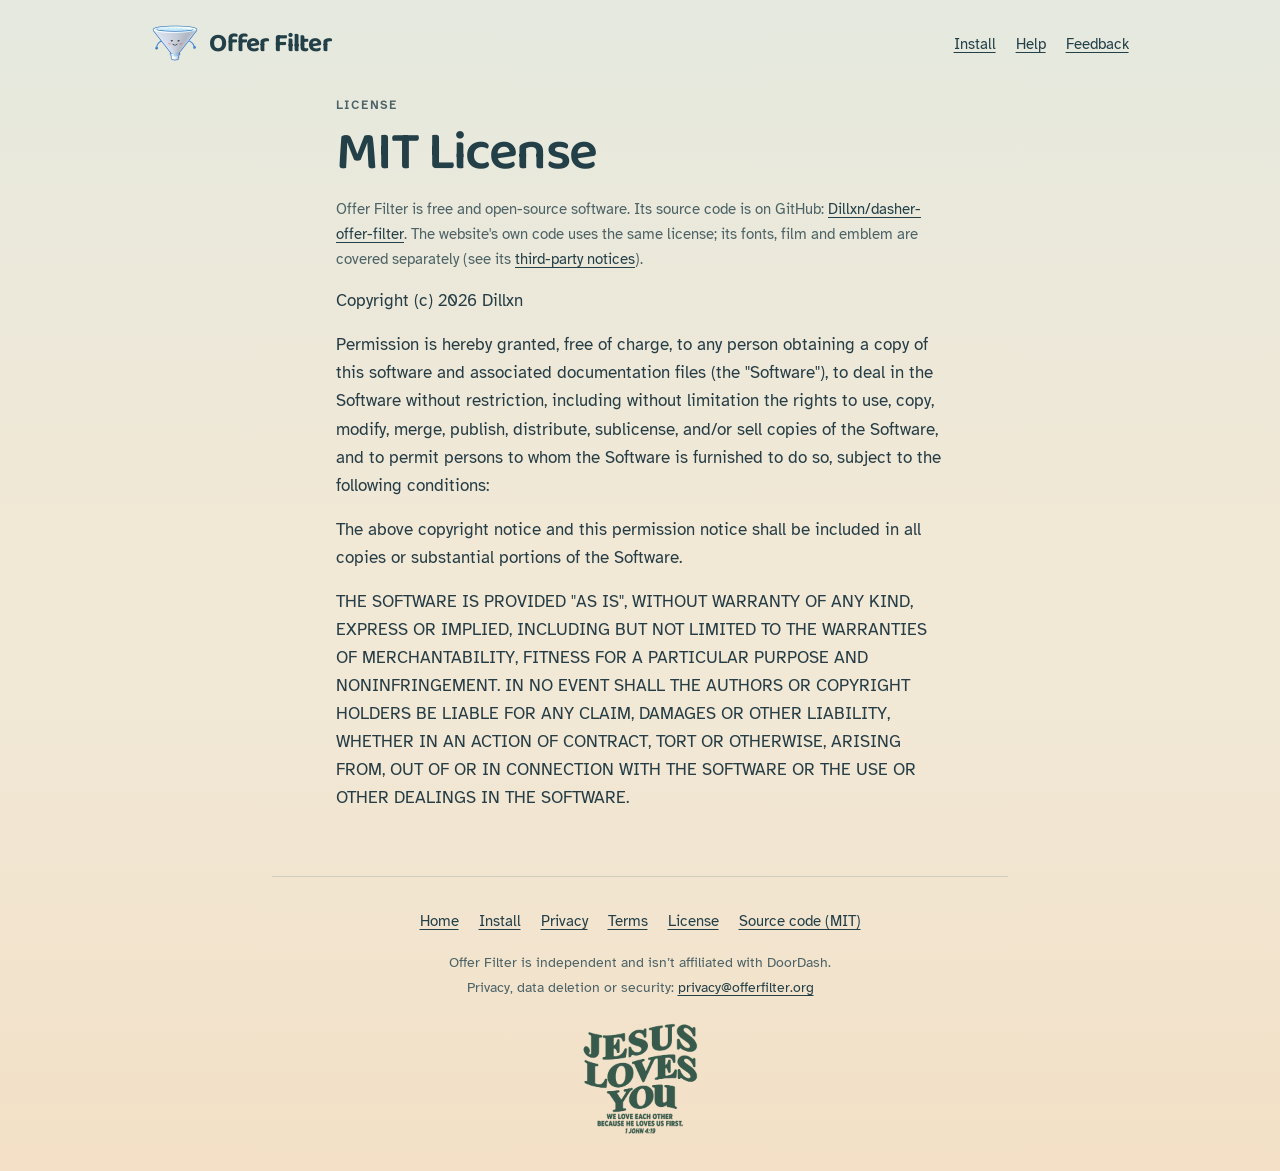
<file: license/index.html>
<!doctype html>
<html lang="en">
<head>
<meta charset="utf-8">
<meta name="viewport" content="width=device-width,initial-scale=1">
<script>if(location.protocol==='http:'&&/(^|\.)offerfilter\.org$/.test(location.hostname))location.replace('https://offerfilter.org'+location.pathname+location.search+location.hash)</script>
<title>License · Offer Filter</title>
<meta name="description" content="Offer Filter is free and open-source software under the MIT License.">
<link rel="canonical" href="https://offerfilter.org/license/">
<meta name="color-scheme" content="light dark">
<meta name="theme-color" content="#efe9db" media="(prefers-color-scheme: light)">
<meta name="theme-color" content="#102032" media="(prefers-color-scheme: dark)">
<link rel="icon" type="image/png" sizes="32x32" href="../assets/favicon-32.png?v=20261024-103">
<link rel="icon" type="image/png" sizes="16x16" href="../assets/favicon-16.png?v=20261024-103">
<link rel="apple-touch-icon" sizes="180x180" href="../assets/apple-touch-icon.png?v=20261024-103">
<link rel="preload" href="../assets/baloo2-latin.woff2?v=20261024-103" as="font" type="font/woff2" crossorigin>
<link rel="stylesheet" href="../doc.css?v=20261024-103">
</head>
<body>
<!-- Generated by tools/build-legal.py from dasher-offer-filter/LICENSE (sha256 bfc596093890f687). Edit the source and re-run; do not edit this file. -->
<a class="skip-link" href="#main">Skip to content</a>
<header class="site-header">
<a class="wordmark" href="../" aria-label="Offer Filter home"><img src="../assets/mascot-3d.webp?v=20261024-103" width="48" height="48" alt=""><span>Offer Filter</span></a>
<nav class="site-nav" aria-label="Site"><a href="../install/">Install</a><a href="../#help">Help</a><a href="../#feedback">Feedback</a></nav>
</header>
<main id="main" class="doc legal">
<p class="eyebrow">License</p>
<h1>MIT License</h1>
<p class="legal-meta">Offer Filter is free and open-source software. Its source code is on GitHub: <a href="https://github.com/Dillxn/dasher-offer-filter">Dillxn/dasher-offer-filter</a>. The website's own code uses the same license; its fonts, film and emblem are covered separately (see its <a href="https://github.com/Dillxn/offer-filter-site/blob/main/THIRD_PARTY_NOTICES.md">third-party notices</a>).</p>
<div class="license-text">
<p>Copyright (c) 2026 Dillxn</p>
<p>Permission is hereby granted, free of charge, to any person obtaining a copy of this software and associated documentation files (the &quot;Software&quot;), to deal in the Software without restriction, including without limitation the rights to use, copy, modify, merge, publish, distribute, sublicense, and/or sell copies of the Software, and to permit persons to whom the Software is furnished to do so, subject to the following conditions:</p>
<p>The above copyright notice and this permission notice shall be included in all copies or substantial portions of the Software.</p>
<p>THE SOFTWARE IS PROVIDED &quot;AS IS&quot;, WITHOUT WARRANTY OF ANY KIND, EXPRESS OR IMPLIED, INCLUDING BUT NOT LIMITED TO THE WARRANTIES OF MERCHANTABILITY, FITNESS FOR A PARTICULAR PURPOSE AND NONINFRINGEMENT. IN NO EVENT SHALL THE AUTHORS OR COPYRIGHT HOLDERS BE LIABLE FOR ANY CLAIM, DAMAGES OR OTHER LIABILITY, WHETHER IN AN ACTION OF CONTRACT, TORT OR OTHERWISE, ARISING FROM, OUT OF OR IN CONNECTION WITH THE SOFTWARE OR THE USE OR OTHER DEALINGS IN THE SOFTWARE.</p>
</div>
</main>
<footer class="site-footer">
<nav aria-label="Legal and source"><a href="../">Home</a><a href="../install/">Install</a><a href="../privacy/">Privacy</a><a href="../terms/">Terms</a><a href="../license/">License</a><a href="https://github.com/Dillxn/dasher-offer-filter">Source code (MIT)</a></nav>
<p class="independent">Offer Filter is independent and isn’t affiliated with DoorDash.</p>
<p class="contact">Privacy, data deletion or security: <a href="mailto:privacy@offerfilter.org">privacy@offerfilter.org</a></p>
<div class="signature"><picture><source type="image/webp" srcset="../assets/jesus-loves-you-signature.webp?v=20261024-103"><img src="../assets/jesus-loves-you-signature.png?v=20261024-103" width="432" height="341" loading="lazy" decoding="async" alt="Jesus Loves You. We love each other because He loves us first. 1 John 4:19."></picture></div>
</footer>
</body>
</html>
</file>
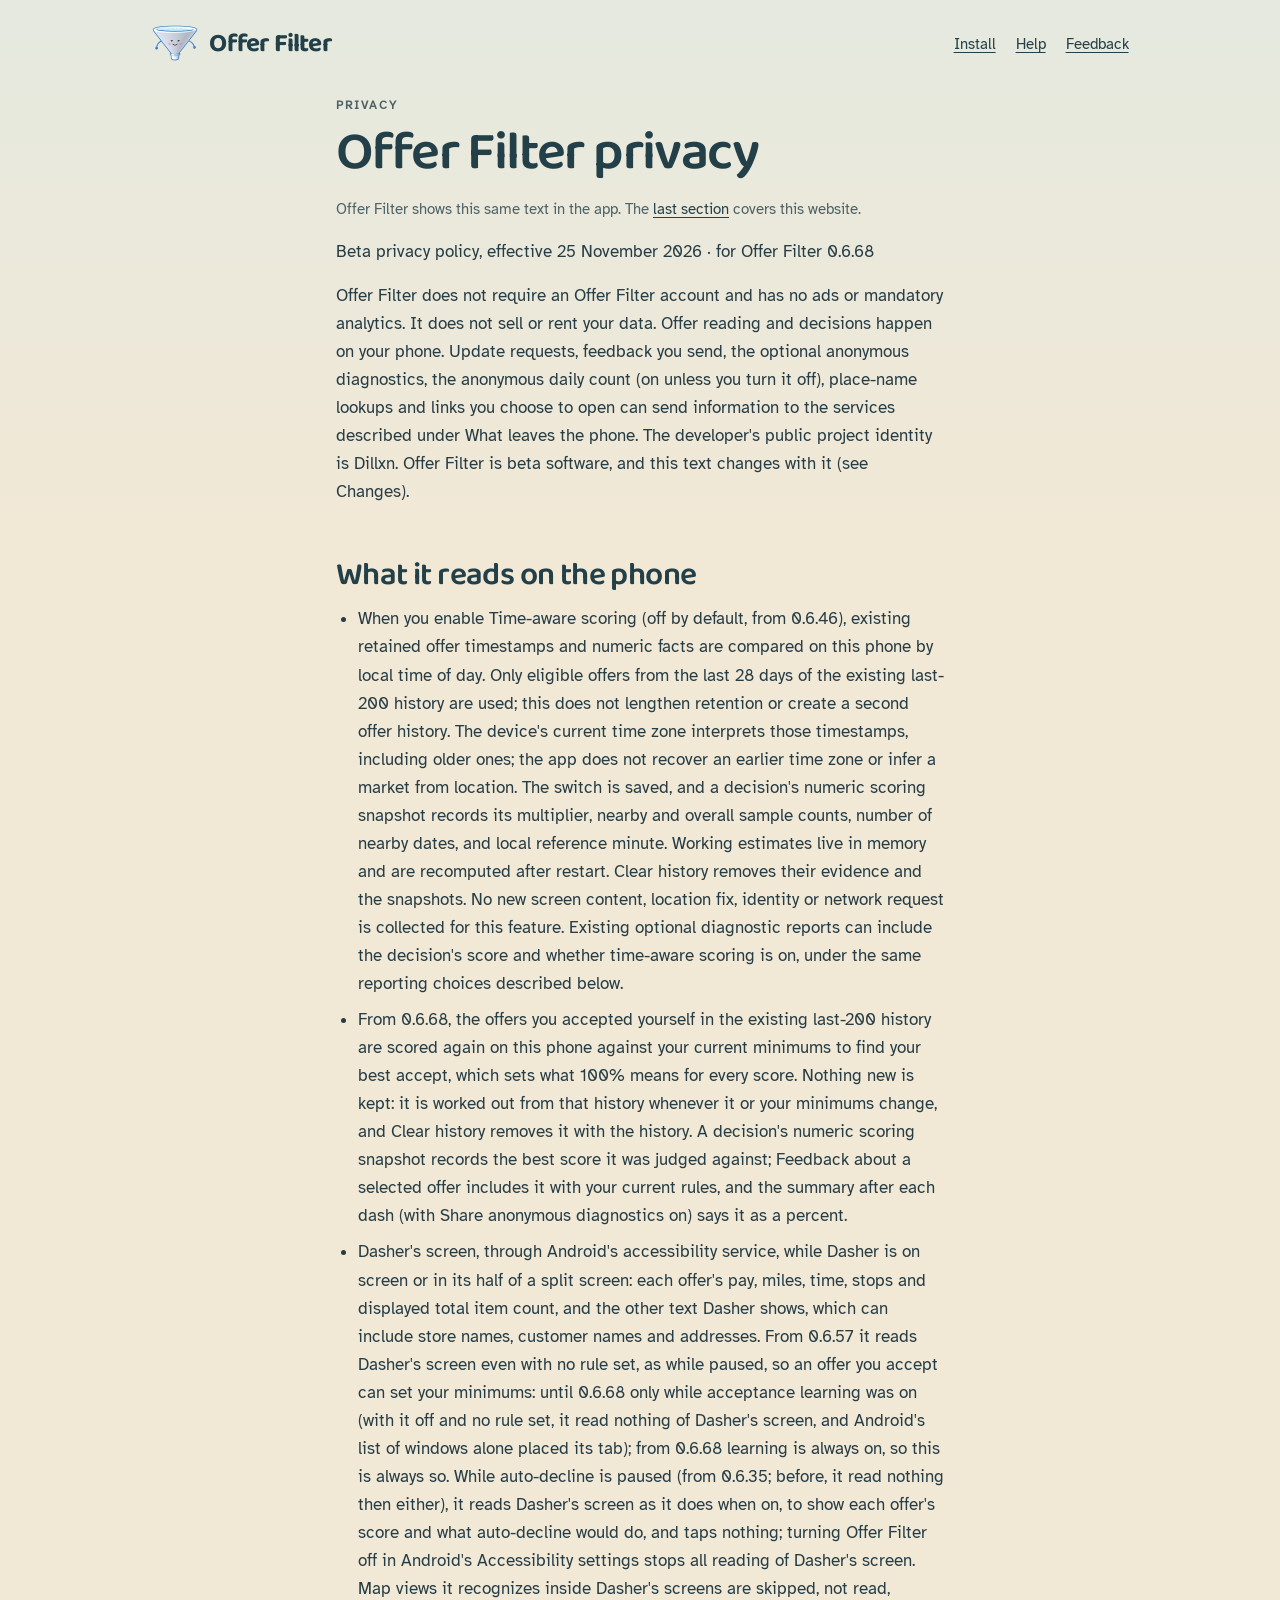
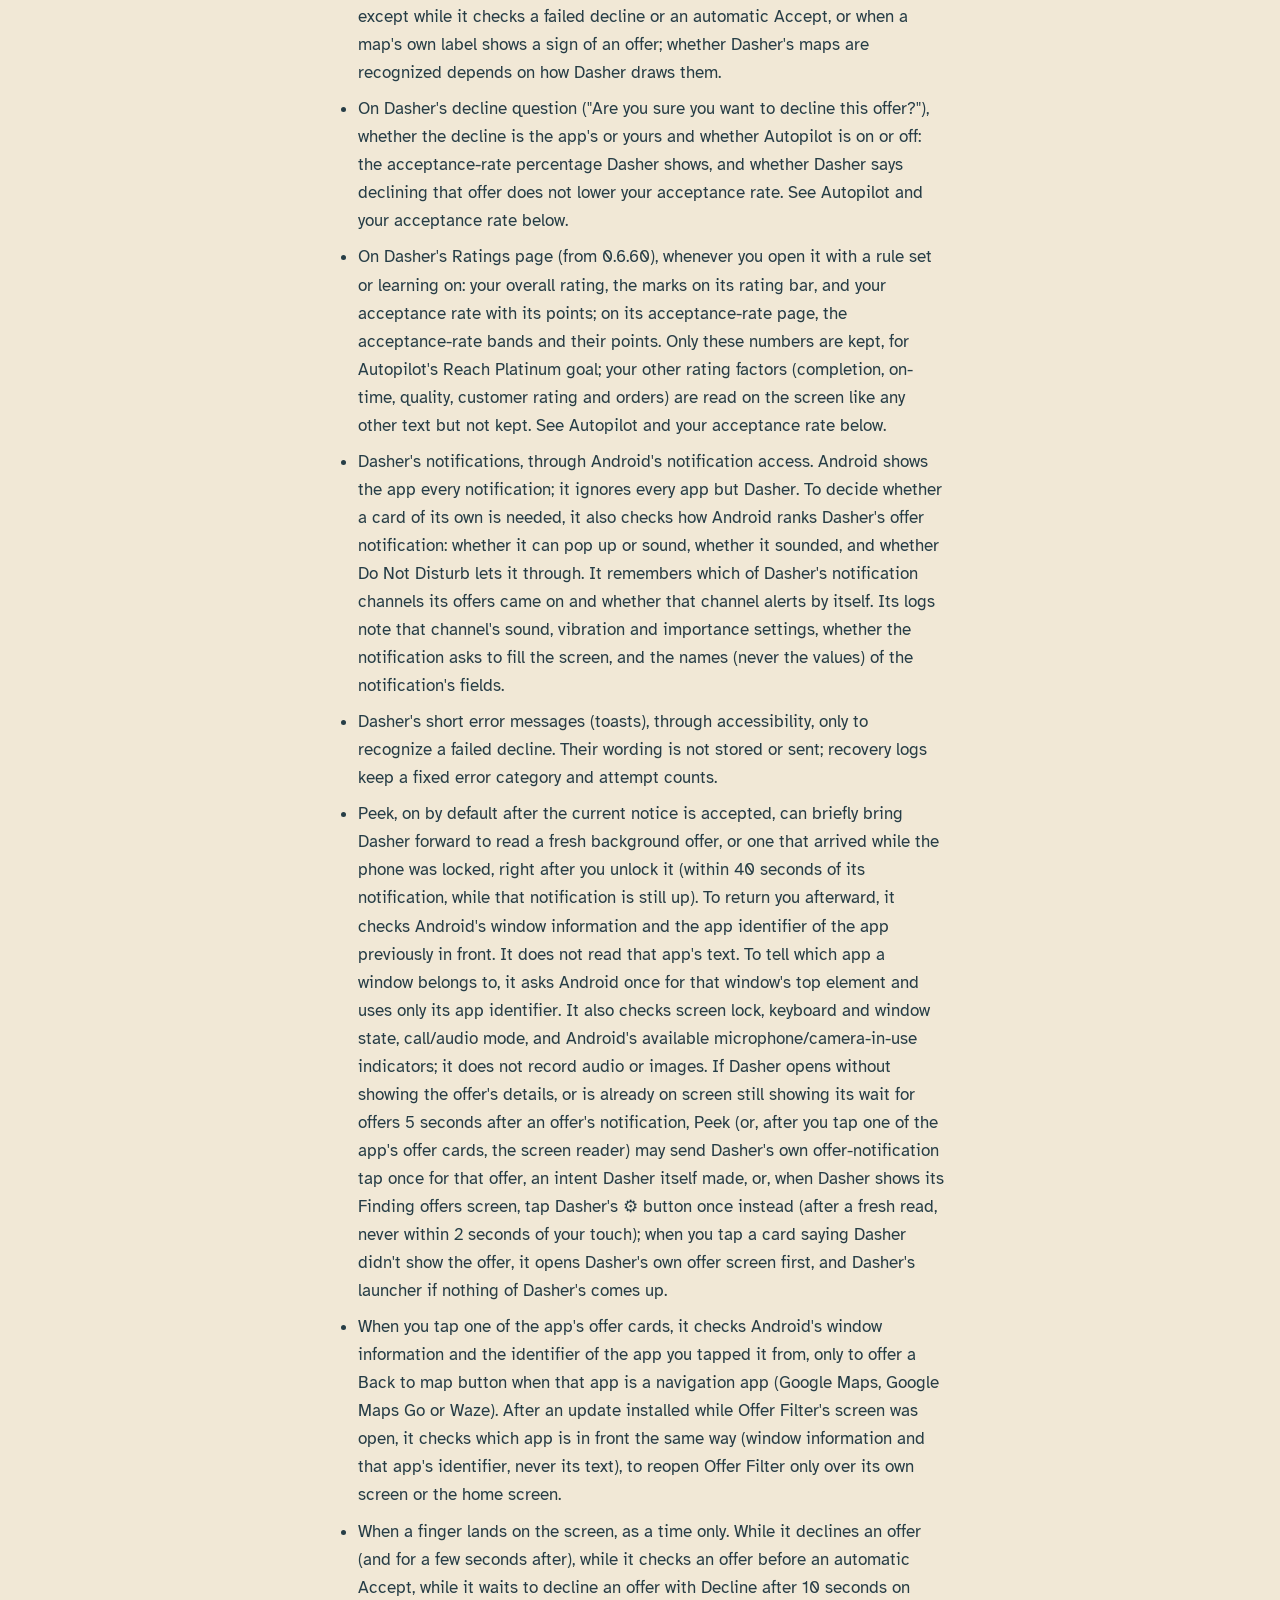
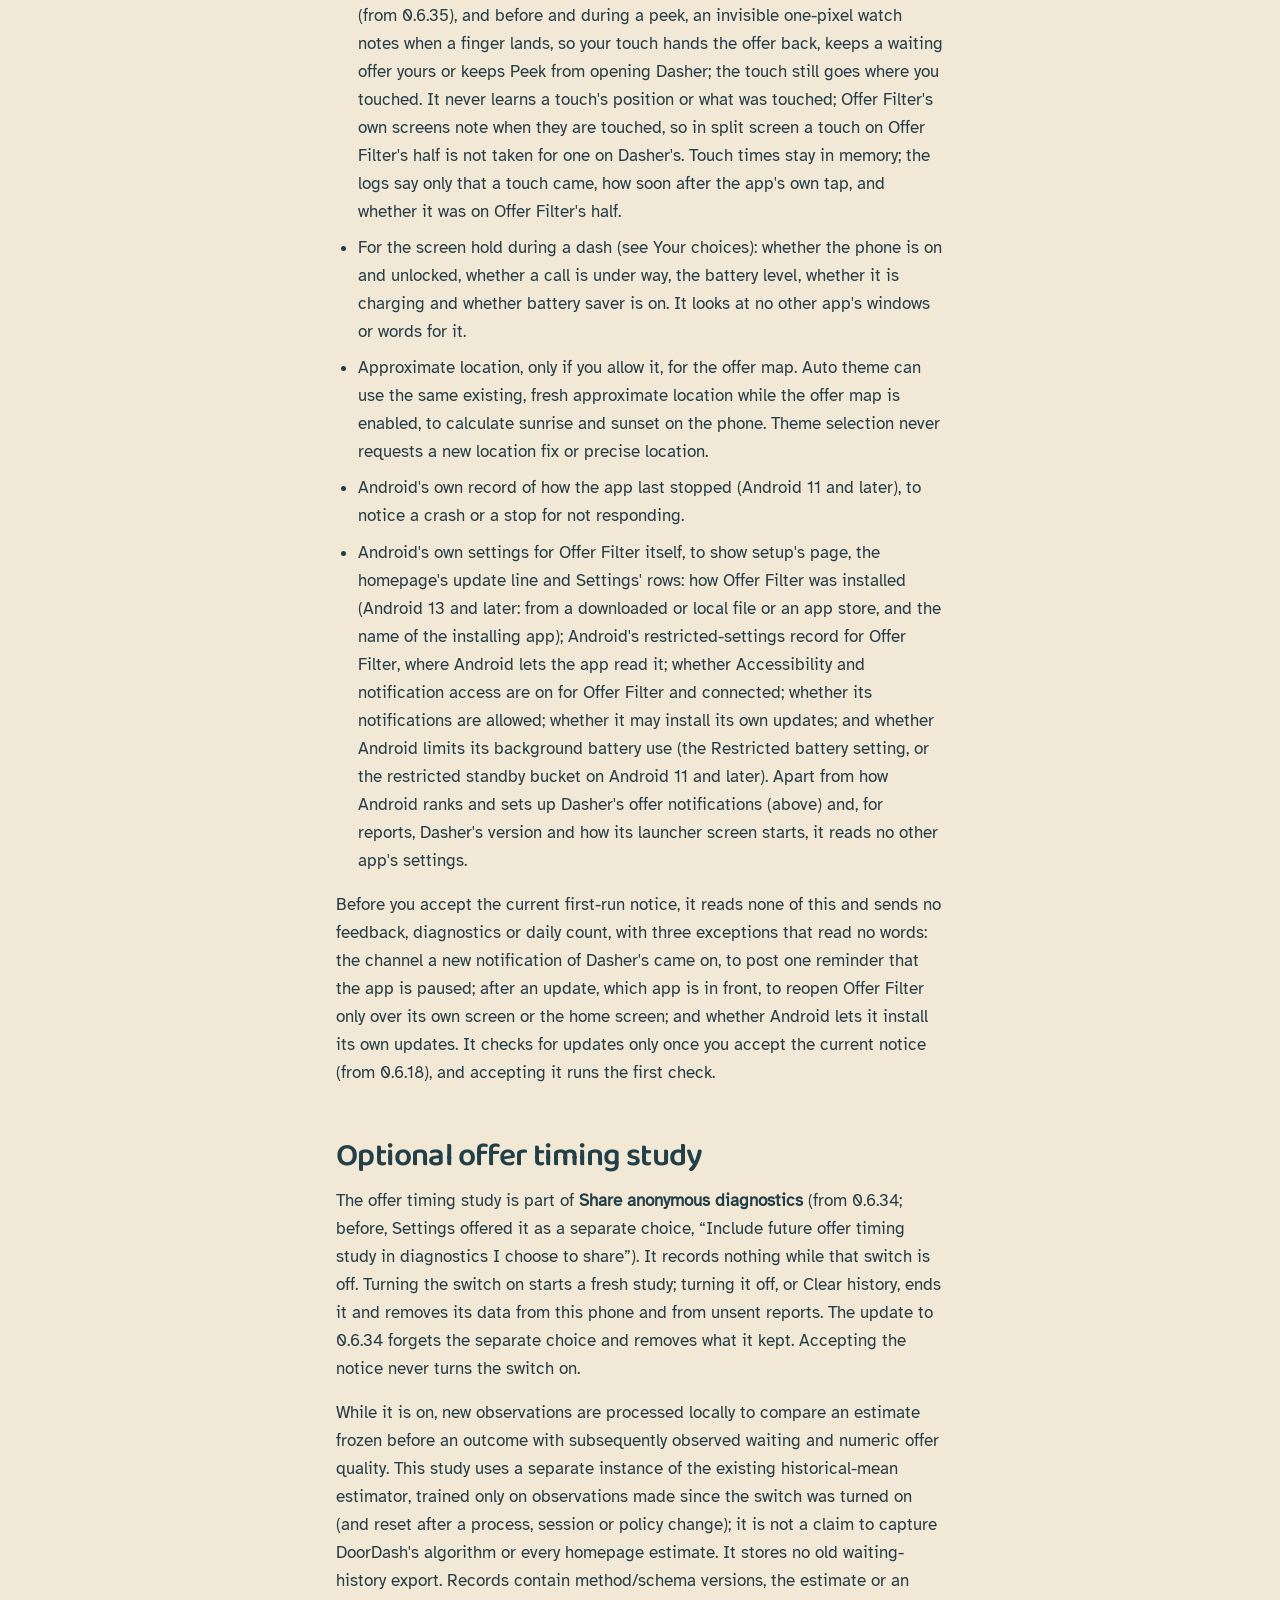
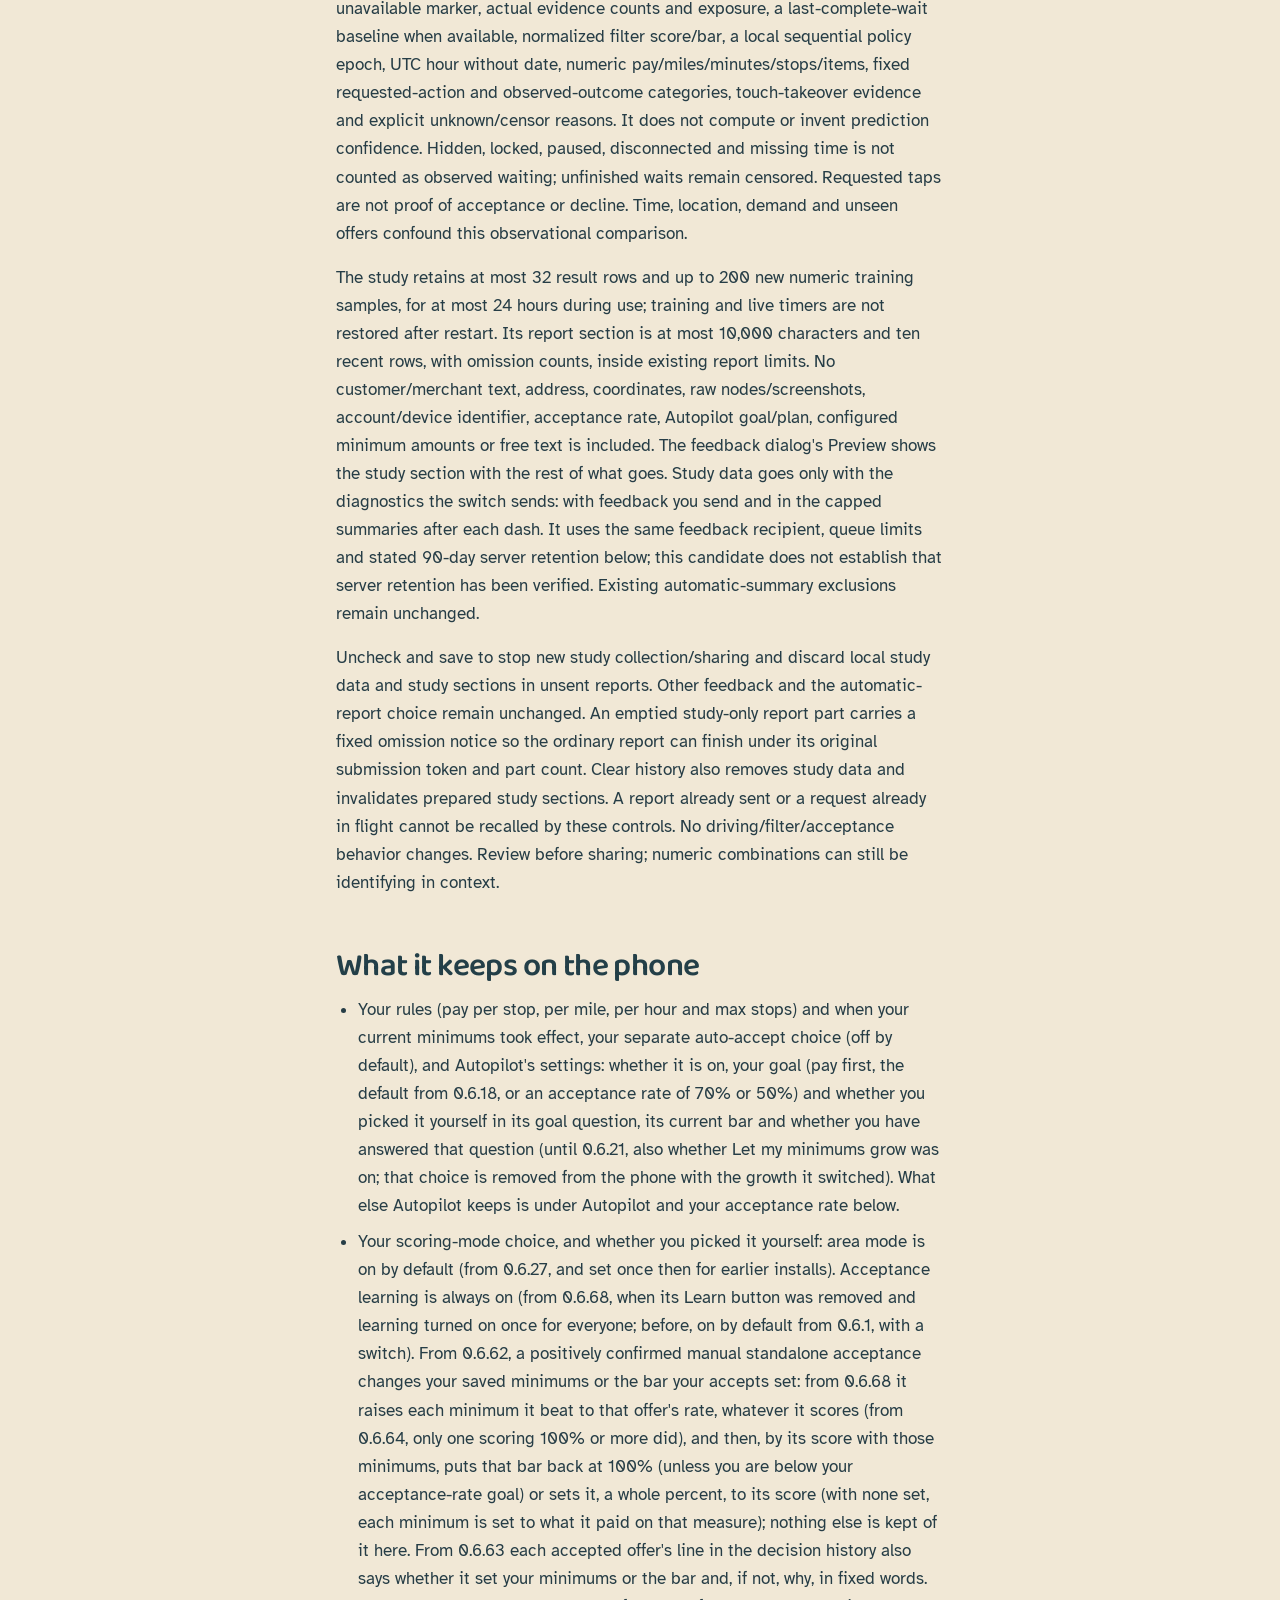
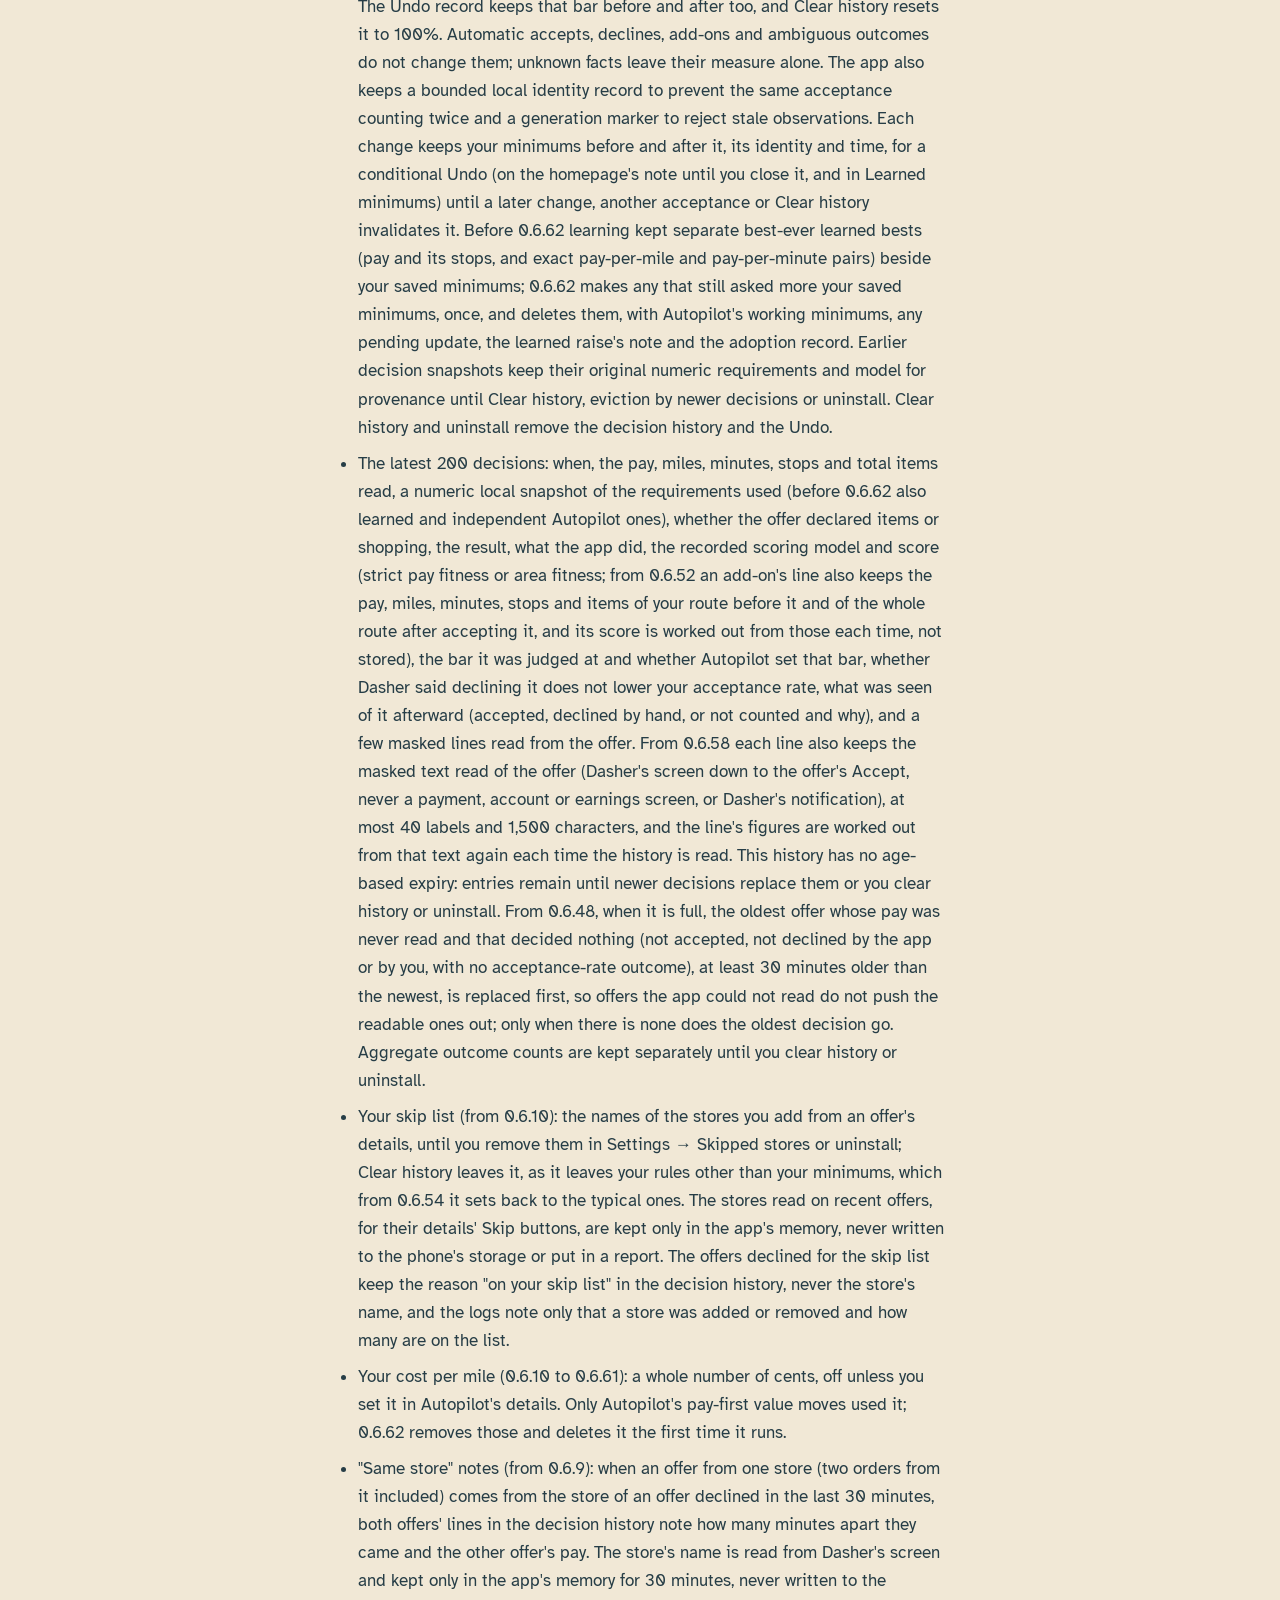
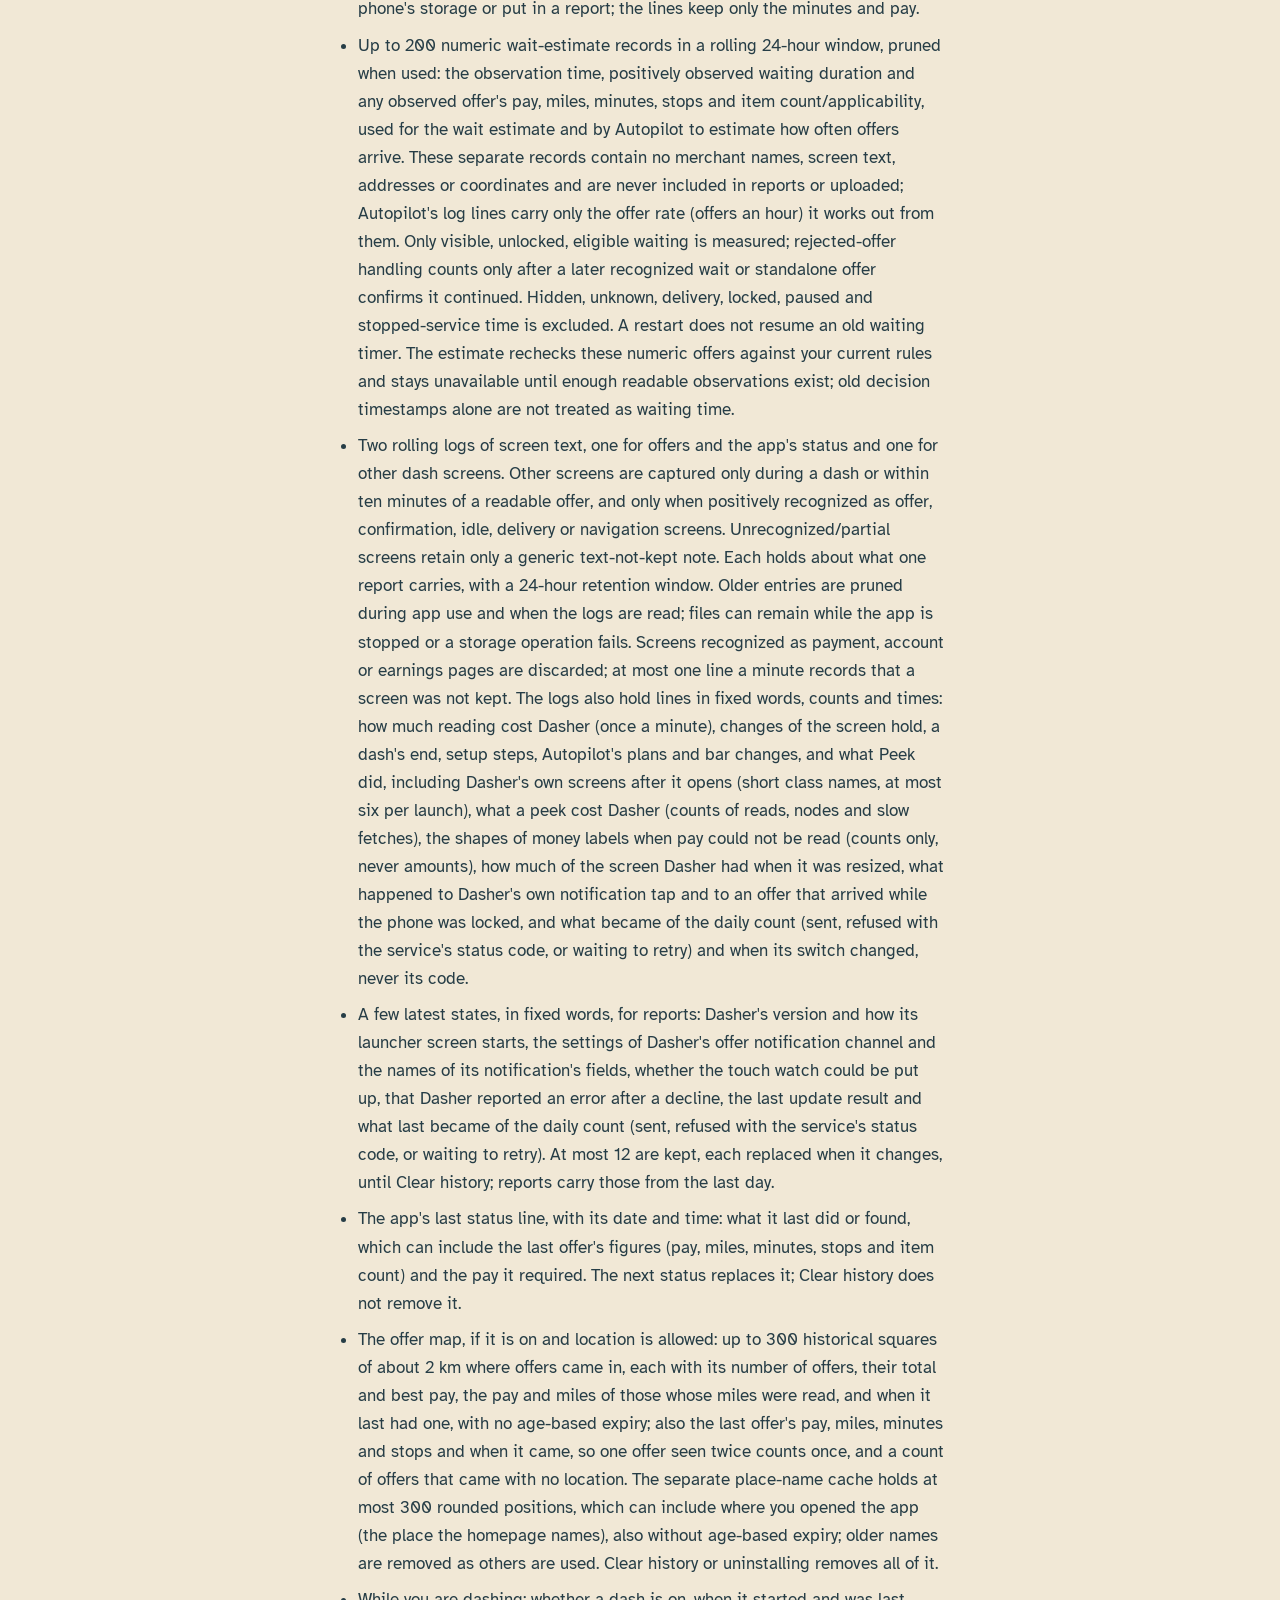
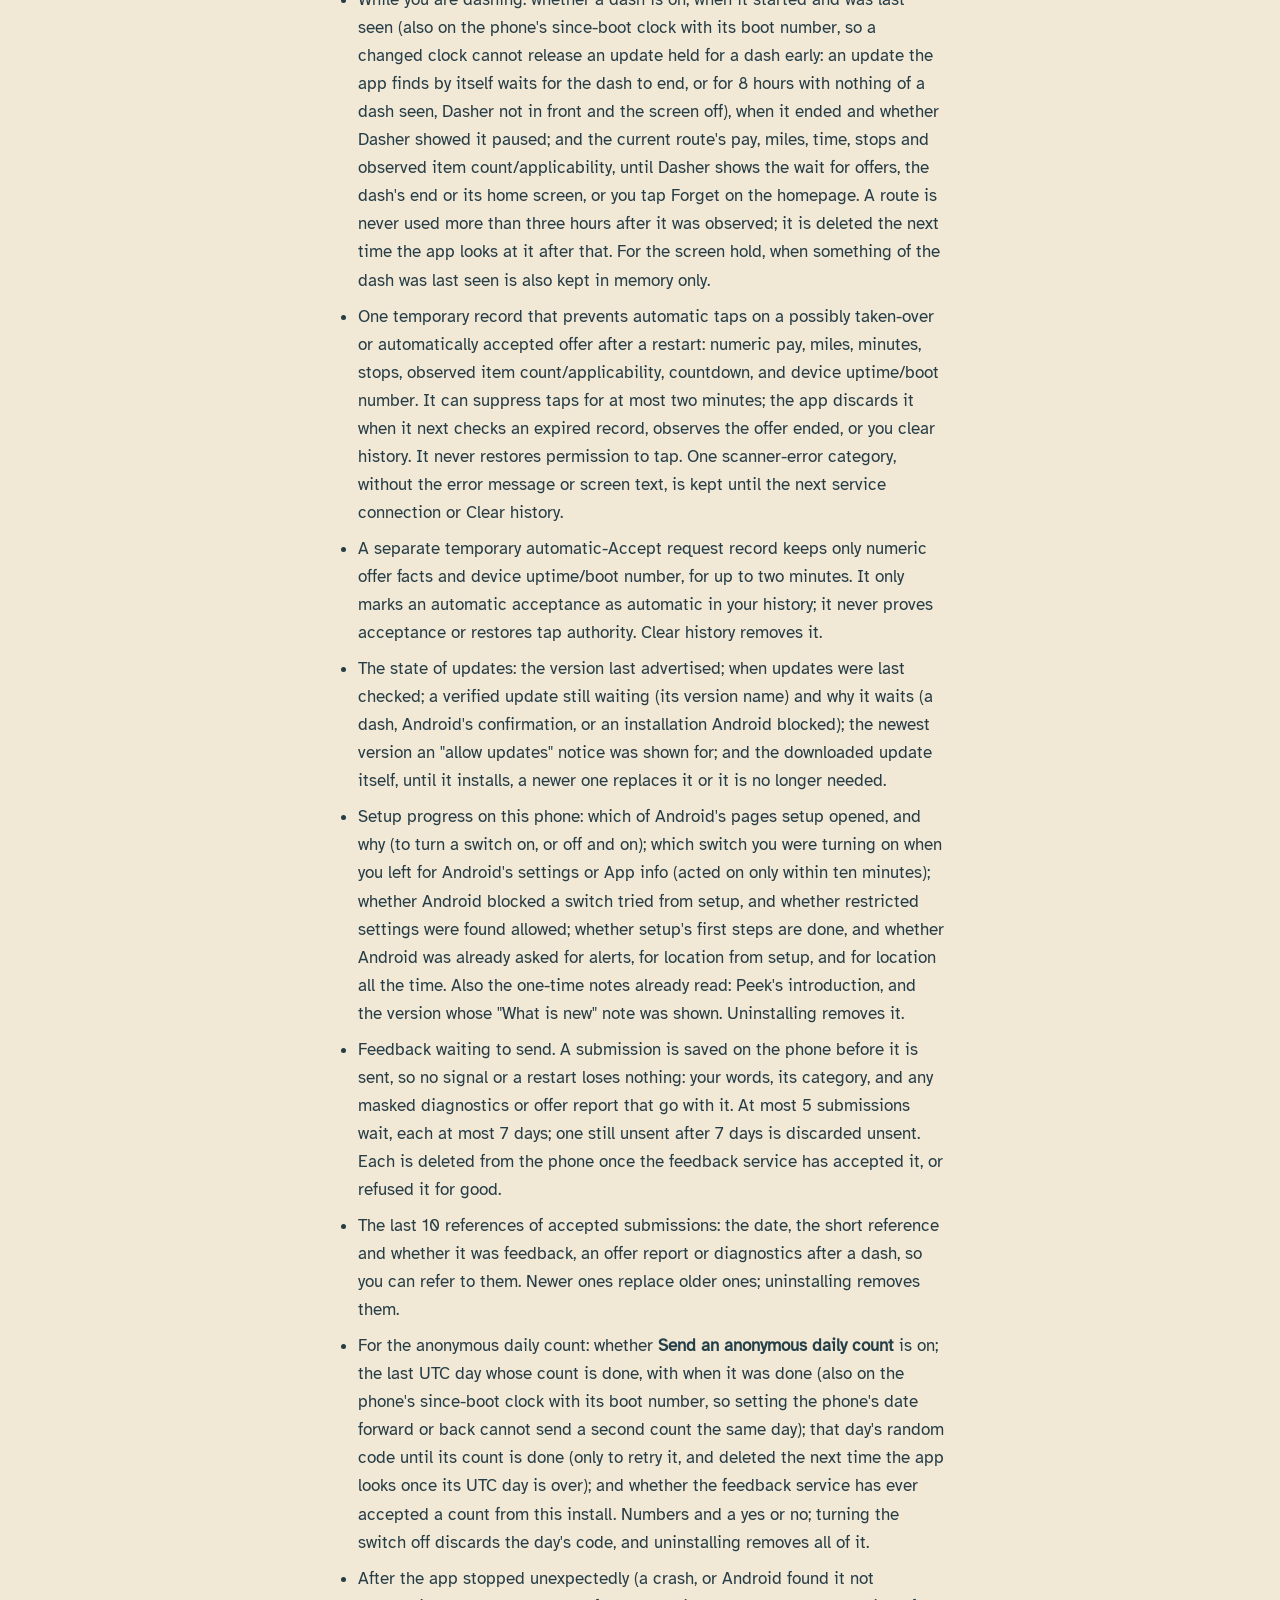
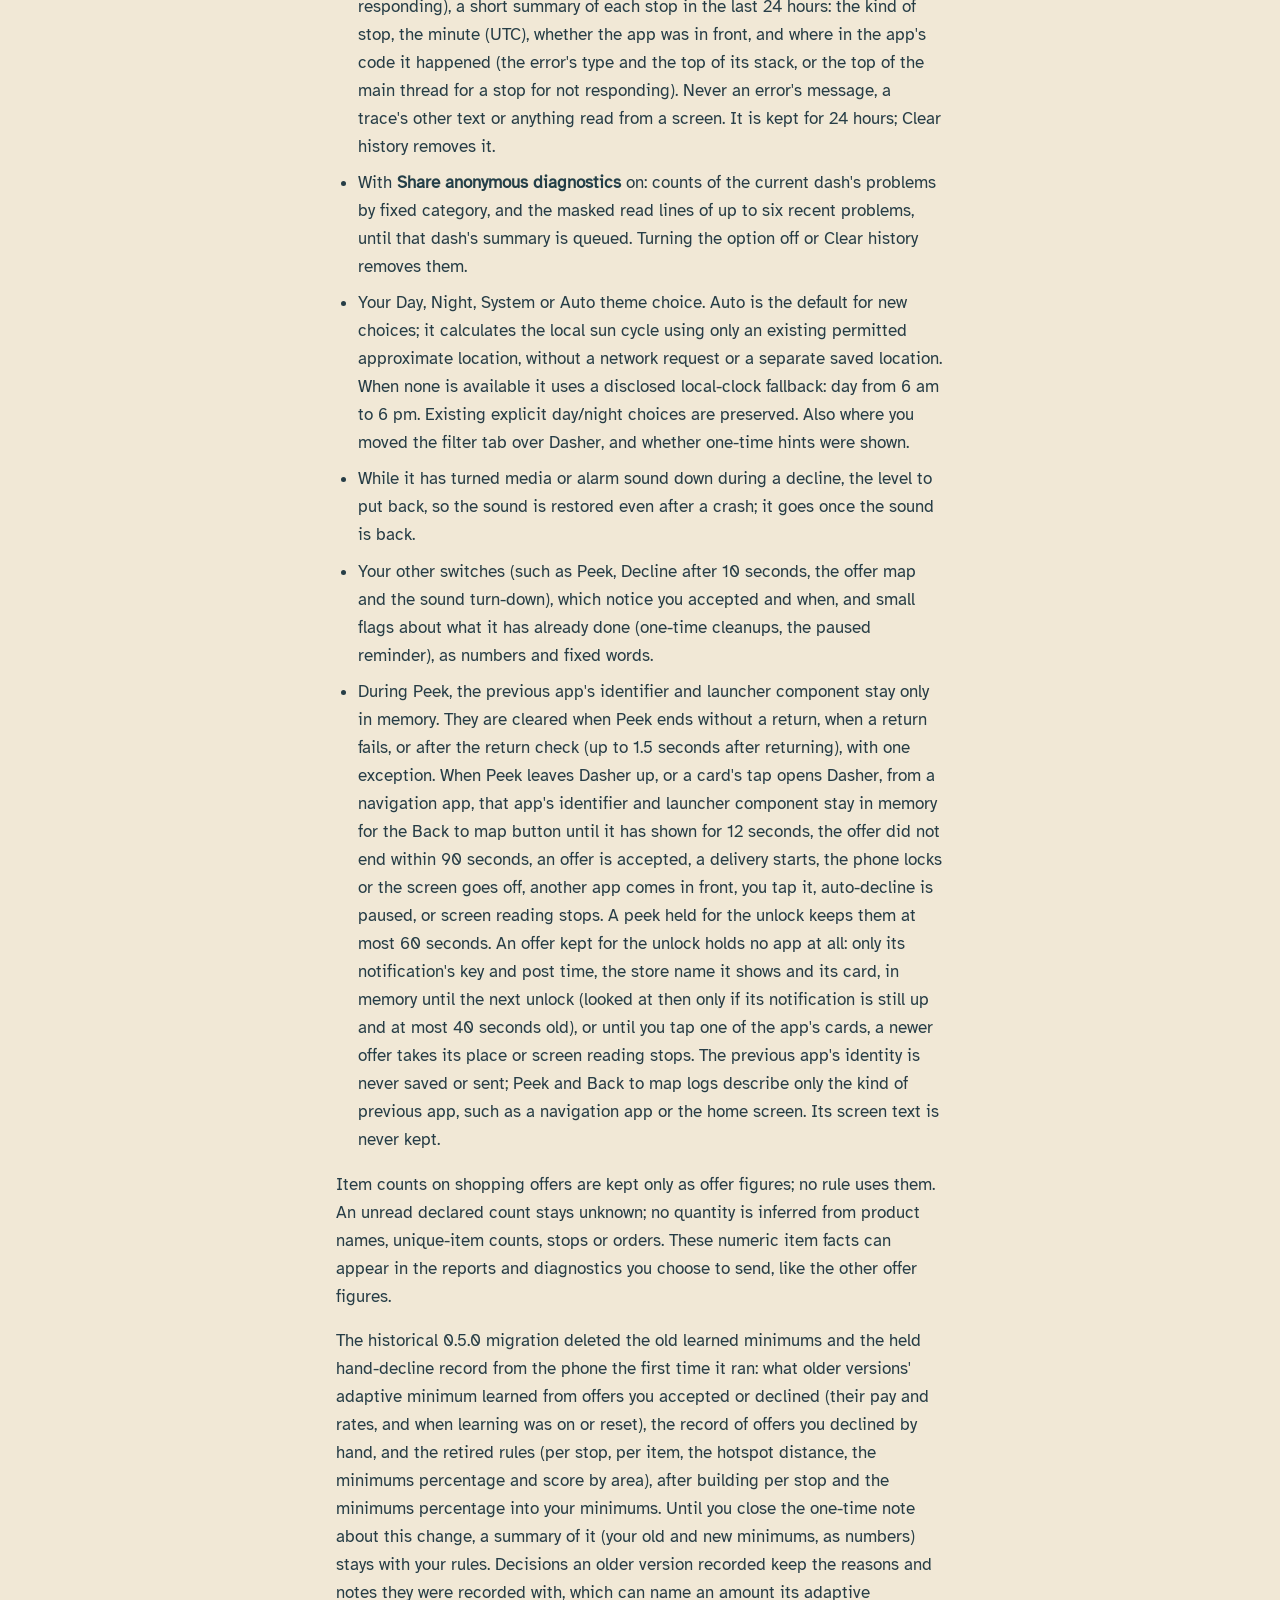
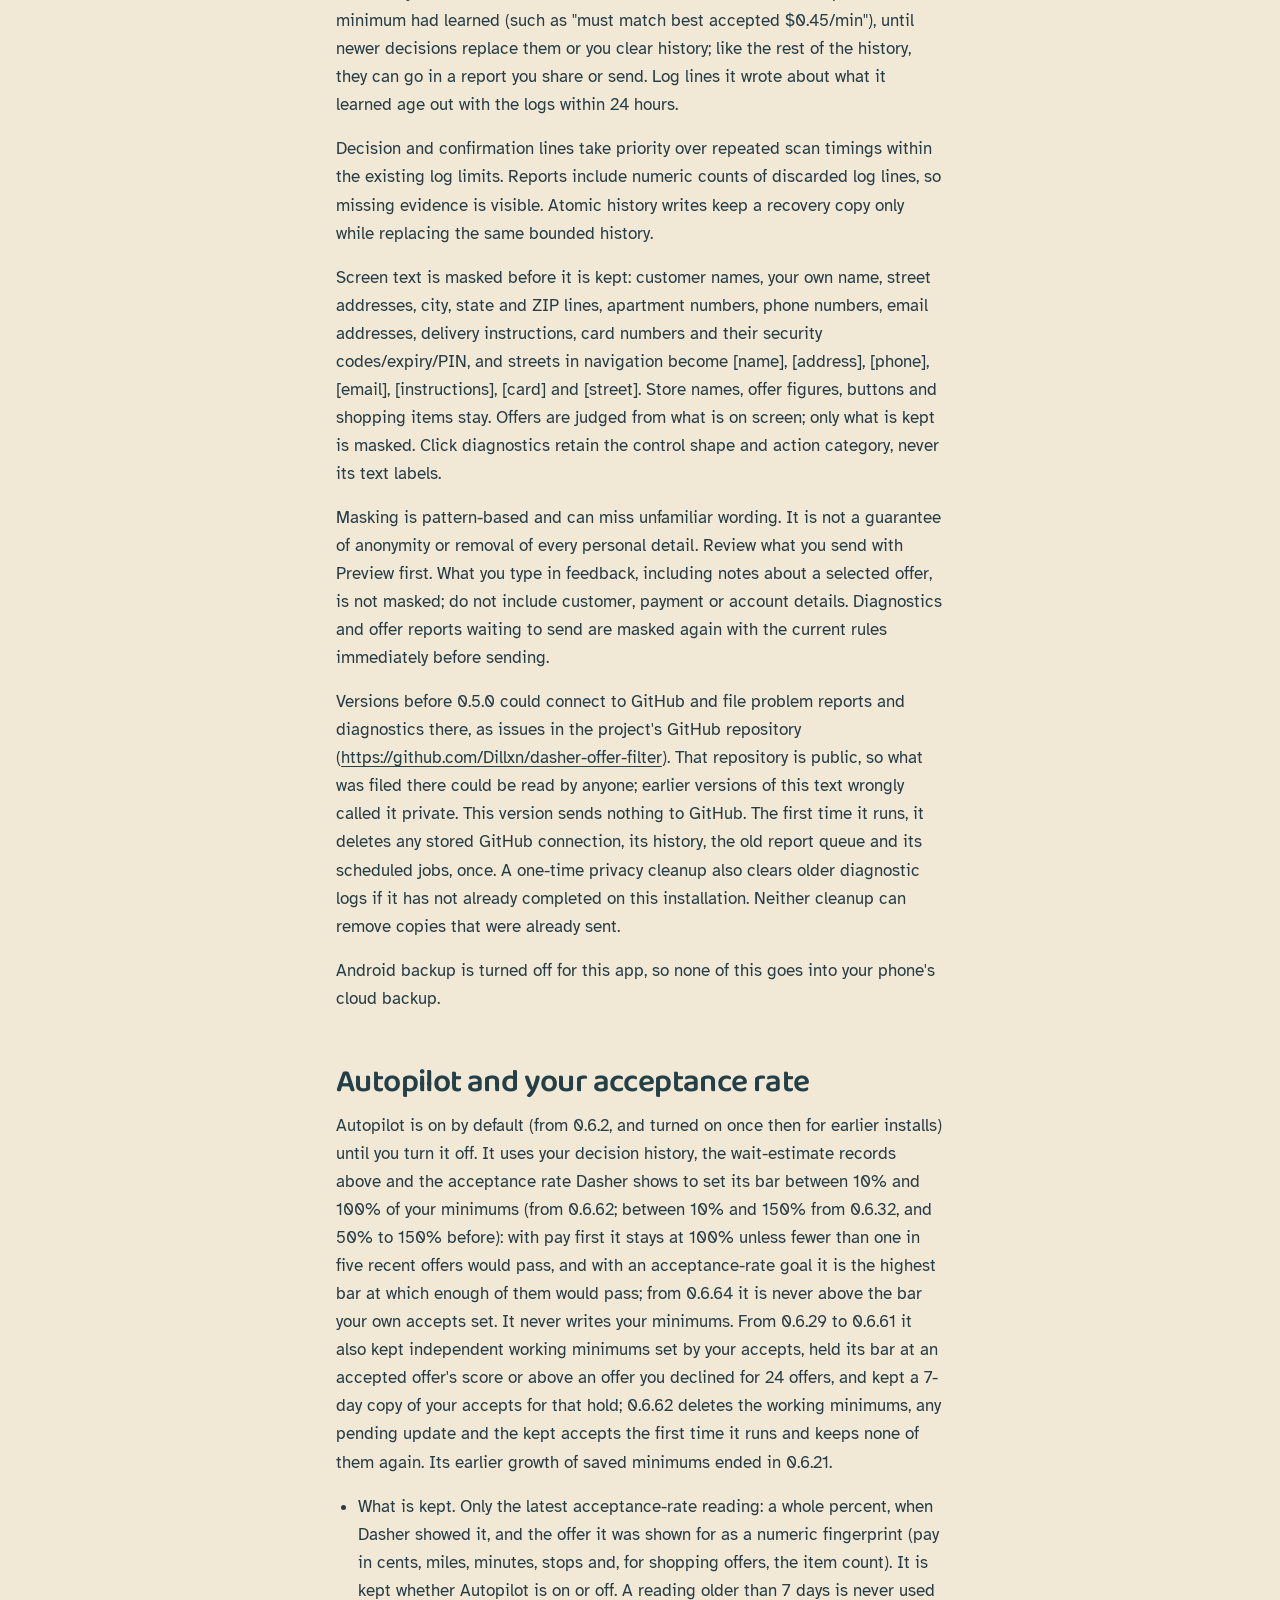
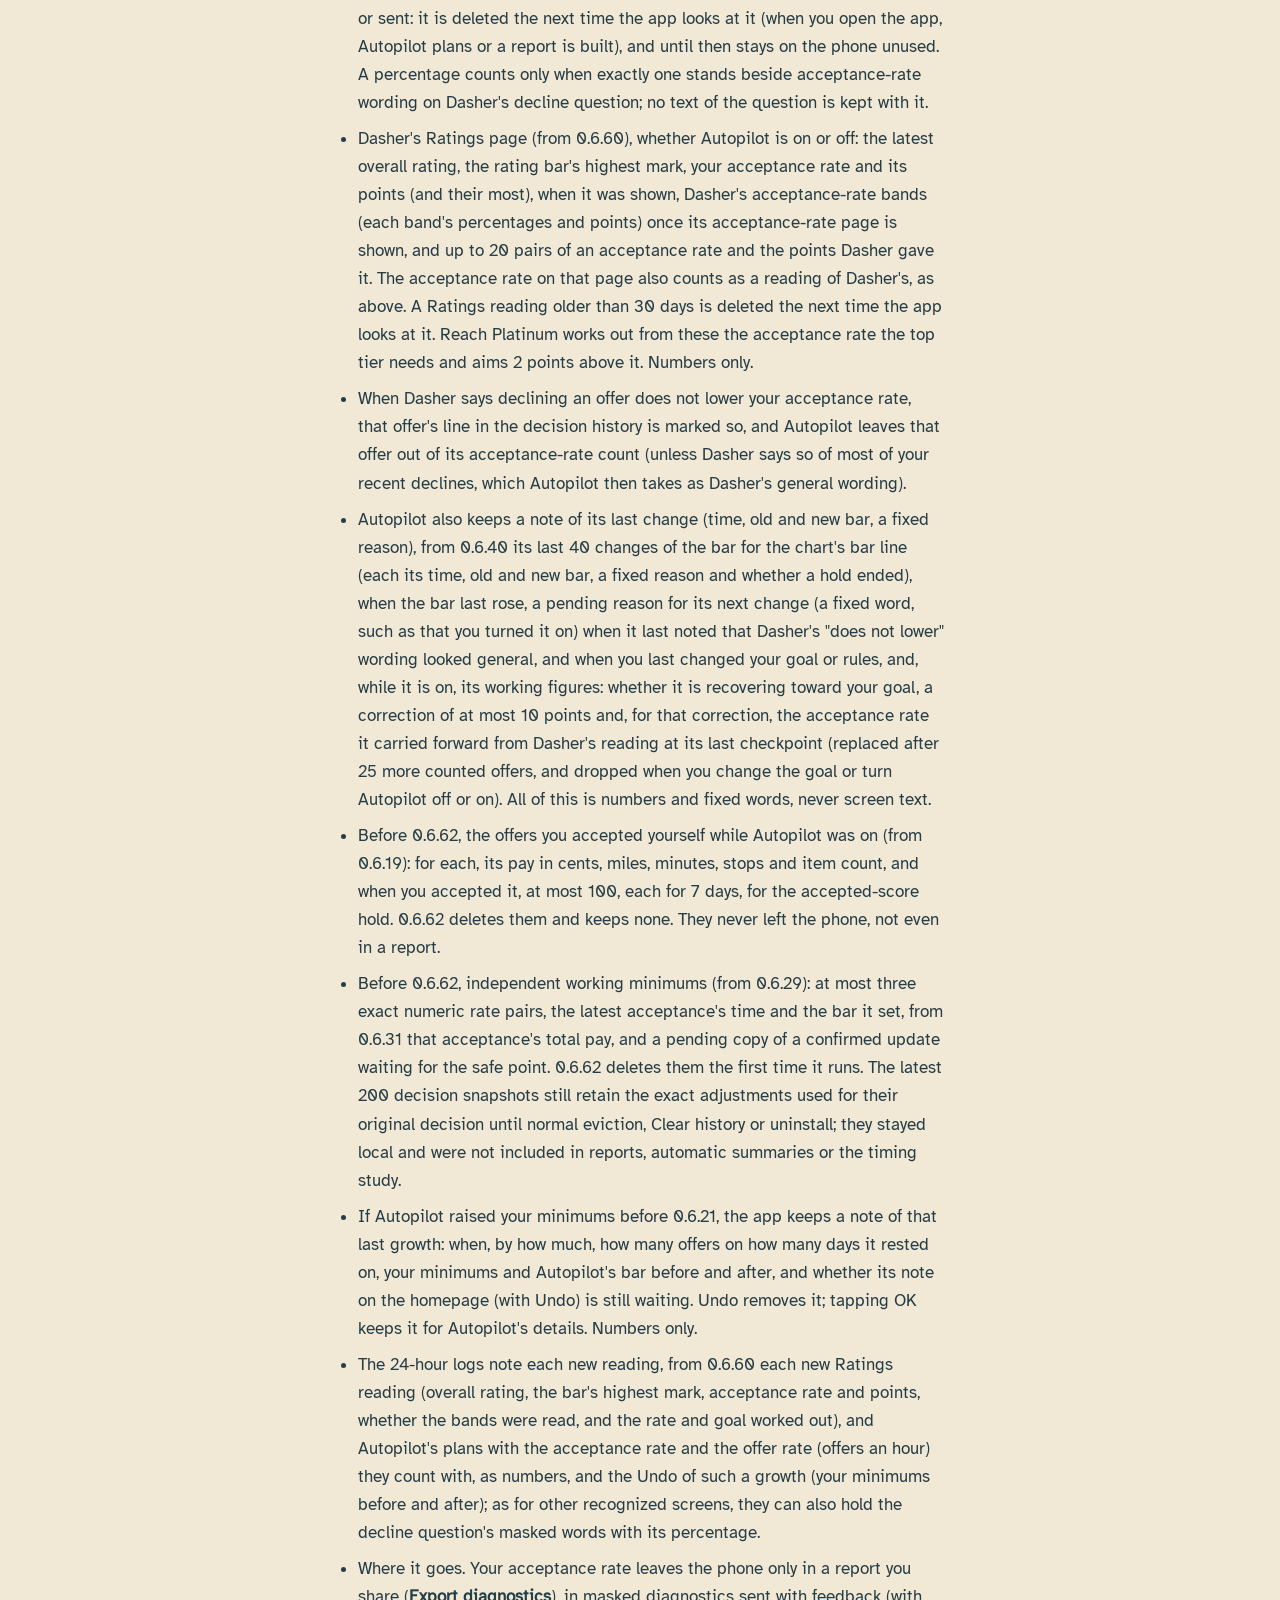
<file: privacy/index.html>
<!doctype html>
<html lang="en">
<head>
<meta charset="utf-8">
<meta name="viewport" content="width=device-width,initial-scale=1">
<script>if(location.protocol==='http:'&&/(^|\.)offerfilter\.org$/.test(location.hostname))location.replace('https://offerfilter.org'+location.pathname+location.search+location.hash)</script>
<title>Privacy · Offer Filter</title>
<meta name="description" content="What Offer Filter reads, keeps and sends, and how offerfilter.org handles your information.">
<link rel="canonical" href="https://offerfilter.org/privacy/">
<meta name="color-scheme" content="light dark">
<meta name="theme-color" content="#efe9db" media="(prefers-color-scheme: light)">
<meta name="theme-color" content="#102032" media="(prefers-color-scheme: dark)">
<link rel="icon" type="image/png" sizes="32x32" href="../assets/favicon-32.png?v=20261024-103">
<link rel="icon" type="image/png" sizes="16x16" href="../assets/favicon-16.png?v=20261024-103">
<link rel="apple-touch-icon" sizes="180x180" href="../assets/apple-touch-icon.png?v=20261024-103">
<link rel="preload" href="../assets/baloo2-latin.woff2?v=20261024-103" as="font" type="font/woff2" crossorigin>
<link rel="stylesheet" href="../doc.css?v=20261024-103">
</head>
<body>
<!-- Generated by tools/build-legal.py from dasher-offer-filter/PRIVACY.md (sha256 004b662fc0d11091) plus the website section in tools/build-legal.py. Edit the source and re-run; do not edit this file. -->
<a class="skip-link" href="#main">Skip to content</a>
<header class="site-header">
<a class="wordmark" href="../" aria-label="Offer Filter home"><img src="../assets/mascot-3d.webp?v=20261024-103" width="48" height="48" alt=""><span>Offer Filter</span></a>
<nav class="site-nav" aria-label="Site"><a href="../install/">Install</a><a href="../#help">Help</a><a href="../#feedback">Feedback</a></nav>
</header>
<main id="main" class="doc legal">
<p class="eyebrow">Privacy</p>
<h1>Offer Filter privacy</h1>
<p class="legal-meta">Offer Filter shows this same text in the app. The <a href="#this-website">last section</a> covers this website.</p>
<p>Beta privacy policy, effective 25 November 2026 · for Offer Filter 0.6.68</p>
<p>Offer Filter does not require an Offer Filter account and has no ads or mandatory analytics. It does not sell or rent your data. Offer reading and decisions happen on your phone. Update requests, feedback you send, the optional anonymous diagnostics, the anonymous daily count (on unless you turn it off), place-name lookups and links you choose to open can send information to the services described under What leaves the phone. The developer's public project identity is Dillxn. Offer Filter is beta software, and this text changes with it (see Changes).</p>
<h2 id="what-it-reads-on-the-phone">What it reads on the phone</h2>
<ul>
<li>When you enable Time-aware scoring (off by default, from 0.6.46), existing retained offer timestamps and numeric facts are compared on this phone by local time of day. Only eligible offers from the last 28 days of the existing last-200 history are used; this does not lengthen retention or create a second offer history. The device's current time zone interprets those timestamps, including older ones; the app does not recover an earlier time zone or infer a market from location. The switch is saved, and a decision's numeric scoring snapshot records its multiplier, nearby and overall sample counts, number of nearby dates, and local reference minute. Working estimates live in memory and are recomputed after restart. Clear history removes their evidence and the snapshots. No new screen content, location fix, identity or network request is collected for this feature. Existing optional diagnostic reports can include the decision's score and whether time-aware scoring is on, under the same reporting choices described below.</li>
<li>From 0.6.68, the offers you accepted yourself in the existing last-200 history are scored again on this phone against your current minimums to find your best accept, which sets what 100% means for every score. Nothing new is kept: it is worked out from that history whenever it or your minimums change, and Clear history removes it with the history. A decision's numeric scoring snapshot records the best score it was judged against; Feedback about a selected offer includes it with your current rules, and the summary after each dash (with Share anonymous diagnostics on) says it as a percent.</li>
<li>Dasher's screen, through Android's accessibility service, while Dasher is on screen or in its half of a split screen: each offer's pay, miles, time, stops and displayed total item count, and the other text Dasher shows, which can include store names, customer names and addresses. From 0.6.57 it reads Dasher's screen even with no rule set, as while paused, so an offer you accept can set your minimums: until 0.6.68 only while acceptance learning was on (with it off and no rule set, it read nothing of Dasher's screen, and Android's list of windows alone placed its tab); from 0.6.68 learning is always on, so this is always so. While auto-decline is paused (from 0.6.35; before, it read nothing then either), it reads Dasher's screen as it does when on, to show each offer's score and what auto-decline would do, and taps nothing; turning Offer Filter off in Android's Accessibility settings stops all reading of Dasher's screen. Map views it recognizes inside Dasher's screens are skipped, not read, except while it checks a failed decline or an automatic Accept, or when a map's own label shows a sign of an offer; whether Dasher's maps are recognized depends on how Dasher draws them.</li>
<li>On Dasher's decline question ("Are you sure you want to decline this offer?"), whether the decline is the app's or yours and whether Autopilot is on or off: the acceptance-rate percentage Dasher shows, and whether Dasher says declining that offer does not lower your acceptance rate. See Autopilot and your acceptance rate below.</li>
<li>On Dasher's Ratings page (from 0.6.60), whenever you open it with a rule set or learning on: your overall rating, the marks on its rating bar, and your acceptance rate with its points; on its acceptance-rate page, the acceptance-rate bands and their points. Only these numbers are kept, for Autopilot's Reach Platinum goal; your other rating factors (completion, on-time, quality, customer rating and orders) are read on the screen like any other text but not kept. See Autopilot and your acceptance rate below.</li>
<li>Dasher's notifications, through Android's notification access. Android shows the app every notification; it ignores every app but Dasher. To decide whether a card of its own is needed, it also checks how Android ranks Dasher's offer notification: whether it can pop up or sound, whether it sounded, and whether Do Not Disturb lets it through. It remembers which of Dasher's notification channels its offers came on and whether that channel alerts by itself. Its logs note that channel's sound, vibration and importance settings, whether the notification asks to fill the screen, and the names (never the values) of the notification's fields.</li>
<li>Dasher's short error messages (toasts), through accessibility, only to recognize a failed decline. Their wording is not stored or sent; recovery logs keep a fixed error category and attempt counts.</li>
<li>Peek, on by default after the current notice is accepted, can briefly bring Dasher forward to read a fresh background offer, or one that arrived while the phone was locked, right after you unlock it (within 40 seconds of its notification, while that notification is still up). To return you afterward, it checks Android's window information and the app identifier of the app previously in front. It does not read that app's text. To tell which app a window belongs to, it asks Android once for that window's top element and uses only its app identifier. It also checks screen lock, keyboard and window state, call/audio mode, and Android's available microphone/camera-in-use indicators; it does not record audio or images. If Dasher opens without showing the offer's details, or is already on screen still showing its wait for offers 5 seconds after an offer's notification, Peek (or, after you tap one of the app's offer cards, the screen reader) may send Dasher's own offer-notification tap once for that offer, an intent Dasher itself made, or, when Dasher shows its Finding offers screen, tap Dasher's ⚙ button once instead (after a fresh read, never within 2 seconds of your touch); when you tap a card saying Dasher didn't show the offer, it opens Dasher's own offer screen first, and Dasher's launcher if nothing of Dasher's comes up.</li>
<li>When you tap one of the app's offer cards, it checks Android's window information and the identifier of the app you tapped it from, only to offer a Back to map button when that app is a navigation app (Google Maps, Google Maps Go or Waze). After an update installed while Offer Filter's screen was open, it checks which app is in front the same way (window information and that app's identifier, never its text), to reopen Offer Filter only over its own screen or the home screen.</li>
<li>When a finger lands on the screen, as a time only. While it declines an offer (and for a few seconds after), while it checks an offer before an automatic Accept, while it waits to decline an offer with Decline after 10 seconds on (from 0.6.35), and before and during a peek, an invisible one-pixel watch notes when a finger lands, so your touch hands the offer back, keeps a waiting offer yours or keeps Peek from opening Dasher; the touch still goes where you touched. It never learns a touch's position or what was touched; Offer Filter's own screens note when they are touched, so in split screen a touch on Offer Filter's half is not taken for one on Dasher's. Touch times stay in memory; the logs say only that a touch came, how soon after the app's own tap, and whether it was on Offer Filter's half.</li>
<li>For the screen hold during a dash (see Your choices): whether the phone is on and unlocked, whether a call is under way, the battery level, whether it is charging and whether battery saver is on. It looks at no other app's windows or words for it.</li>
<li>Approximate location, only if you allow it, for the offer map. Auto theme can use the same existing, fresh approximate location while the offer map is enabled, to calculate sunrise and sunset on the phone. Theme selection never requests a new location fix or precise location.</li>
<li>Android's own record of how the app last stopped (Android 11 and later), to notice a crash or a stop for not responding.</li>
<li>Android's own settings for Offer Filter itself, to show setup's page, the homepage's update line and Settings' rows: how Offer Filter was installed (Android 13 and later: from a downloaded or local file or an app store, and the name of the installing app); Android's restricted-settings record for Offer Filter, where Android lets the app read it; whether Accessibility and notification access are on for Offer Filter and connected; whether its notifications are allowed; whether it may install its own updates; and whether Android limits its background battery use (the Restricted battery setting, or the restricted standby bucket on Android 11 and later). Apart from how Android ranks and sets up Dasher's offer notifications (above) and, for reports, Dasher's version and how its launcher screen starts, it reads no other app's settings.</li>
</ul>
<p>Before you accept the current first-run notice, it reads none of this and sends no feedback, diagnostics or daily count, with three exceptions that read no words: the channel a new notification of Dasher's came on, to post one reminder that the app is paused; after an update, which app is in front, to reopen Offer Filter only over its own screen or the home screen; and whether Android lets it install its own updates. It checks for updates only once you accept the current notice (from 0.6.18), and accepting it runs the first check.</p>
<h2 id="optional-offer-timing-study">Optional offer timing study</h2>
<p>The offer timing study is part of <strong>Share anonymous diagnostics</strong> (from 0.6.34; before, Settings offered it as a separate choice, “Include future offer timing study in diagnostics I choose to share”). It records nothing while that switch is off. Turning the switch on starts a fresh study; turning it off, or Clear history, ends it and removes its data from this phone and from unsent reports. The update to 0.6.34 forgets the separate choice and removes what it kept. Accepting the notice never turns the switch on.</p>
<p>While it is on, new observations are processed locally to compare an estimate frozen before an outcome with subsequently observed waiting and numeric offer quality. This study uses a separate instance of the existing historical-mean estimator, trained only on observations made since the switch was turned on (and reset after a process, session or policy change); it is not a claim to capture DoorDash's algorithm or every homepage estimate. It stores no old waiting-history export. Records contain method/schema versions, the estimate or an unavailable marker, actual evidence counts and exposure, a last-complete-wait baseline when available, normalized filter score/bar, a local sequential policy epoch, UTC hour without date, numeric pay/miles/minutes/stops/items, fixed requested-action and observed-outcome categories, touch-takeover evidence and explicit unknown/censor reasons. It does not compute or invent prediction confidence. Hidden, locked, paused, disconnected and missing time is not counted as observed waiting; unfinished waits remain censored. Requested taps are not proof of acceptance or decline. Time, location, demand and unseen offers confound this observational comparison.</p>
<p>The study retains at most 32 result rows and up to 200 new numeric training samples, for at most 24 hours during use; training and live timers are not restored after restart. Its report section is at most 10,000 characters and ten recent rows, with omission counts, inside existing report limits. No customer/merchant text, address, coordinates, raw nodes/screenshots, account/device identifier, acceptance rate, Autopilot goal/plan, configured minimum amounts or free text is included. The feedback dialog's Preview shows the study section with the rest of what goes. Study data goes only with the diagnostics the switch sends: with feedback you send and in the capped summaries after each dash. It uses the same feedback recipient, queue limits and stated 90-day server retention below; this candidate does not establish that server retention has been verified. Existing automatic-summary exclusions remain unchanged.</p>
<p>Uncheck and save to stop new study collection/sharing and discard local study data and study sections in unsent reports. Other feedback and the automatic-report choice remain unchanged. An emptied study-only report part carries a fixed omission notice so the ordinary report can finish under its original submission token and part count. Clear history also removes study data and invalidates prepared study sections. A report already sent or a request already in flight cannot be recalled by these controls. No driving/filter/acceptance behavior changes. Review before sharing; numeric combinations can still be identifying in context.</p>
<h2 id="what-it-keeps-on-the-phone">What it keeps on the phone</h2>
<ul>
<li>Your rules (pay per stop, per mile, per hour and max stops) and when your current minimums took effect, your separate auto-accept choice (off by default), and Autopilot's settings: whether it is on, your goal (pay first, the default from 0.6.18, or an acceptance rate of 70% or 50%) and whether you picked it yourself in its goal question, its current bar and whether you have answered that question (until 0.6.21, also whether Let my minimums grow was on; that choice is removed from the phone with the growth it switched). What else Autopilot keeps is under Autopilot and your acceptance rate below.</li>
<li>Your scoring-mode choice, and whether you picked it yourself: area mode is on by default (from 0.6.27, and set once then for earlier installs). Acceptance learning is always on (from 0.6.68, when its Learn button was removed and learning turned on once for everyone; before, on by default from 0.6.1, with a switch). From 0.6.62, a positively confirmed manual standalone acceptance changes your saved minimums or the bar your accepts set: from 0.6.68 it raises each minimum it beat to that offer's rate, whatever it scores (from 0.6.64, only one scoring 100% or more did), and then, by its score with those minimums, puts that bar back at 100% (unless you are below your acceptance-rate goal) or sets it, a whole percent, to its score (with none set, each minimum is set to what it paid on that measure); nothing else is kept of it here. From 0.6.63 each accepted offer's line in the decision history also says whether it set your minimums or the bar and, if not, why, in fixed words. The Undo record keeps that bar before and after too, and Clear history resets it to 100%. Automatic accepts, declines, add-ons and ambiguous outcomes do not change them; unknown facts leave their measure alone. The app also keeps a bounded local identity record to prevent the same acceptance counting twice and a generation marker to reject stale observations. Each change keeps your minimums before and after it, its identity and time, for a conditional Undo (on the homepage's note until you close it, and in Learned minimums) until a later change, another acceptance or Clear history invalidates it. Before 0.6.62 learning kept separate best-ever learned bests (pay and its stops, and exact pay-per-mile and pay-per-minute pairs) beside your saved minimums; 0.6.62 makes any that still asked more your saved minimums, once, and deletes them, with Autopilot's working minimums, any pending update, the learned raise's note and the adoption record. Earlier decision snapshots keep their original numeric requirements and model for provenance until Clear history, eviction by newer decisions or uninstall. Clear history and uninstall remove the decision history and the Undo.</li>
<li>The latest 200 decisions: when, the pay, miles, minutes, stops and total items read, a numeric local snapshot of the requirements used (before 0.6.62 also learned and independent Autopilot ones), whether the offer declared items or shopping, the result, what the app did, the recorded scoring model and score (strict pay fitness or area fitness; from 0.6.52 an add-on's line also keeps the pay, miles, minutes, stops and items of your route before it and of the whole route after accepting it, and its score is worked out from those each time, not stored), the bar it was judged at and whether Autopilot set that bar, whether Dasher said declining it does not lower your acceptance rate, what was seen of it afterward (accepted, declined by hand, or not counted and why), and a few masked lines read from the offer. From 0.6.58 each line also keeps the masked text read of the offer (Dasher's screen down to the offer's Accept, never a payment, account or earnings screen, or Dasher's notification), at most 40 labels and 1,500 characters, and the line's figures are worked out from that text again each time the history is read. This history has no age-based expiry: entries remain until newer decisions replace them or you clear history or uninstall. From 0.6.48, when it is full, the oldest offer whose pay was never read and that decided nothing (not accepted, not declined by the app or by you, with no acceptance-rate outcome), at least 30 minutes older than the newest, is replaced first, so offers the app could not read do not push the readable ones out; only when there is none does the oldest decision go. Aggregate outcome counts are kept separately until you clear history or uninstall.</li>
<li>Your skip list (from 0.6.10): the names of the stores you add from an offer's details, until you remove them in Settings → Skipped stores or uninstall; Clear history leaves it, as it leaves your rules other than your minimums, which from 0.6.54 it sets back to the typical ones. The stores read on recent offers, for their details' Skip buttons, are kept only in the app's memory, never written to the phone's storage or put in a report. The offers declined for the skip list keep the reason "on your skip list" in the decision history, never the store's name, and the logs note only that a store was added or removed and how many are on the list.</li>
<li>Your cost per mile (0.6.10 to 0.6.61): a whole number of cents, off unless you set it in Autopilot's details. Only Autopilot's pay-first value moves used it; 0.6.62 removes those and deletes it the first time it runs.</li>
<li>"Same store" notes (from 0.6.9): when an offer from one store (two orders from it included) comes from the store of an offer declined in the last 30 minutes, both offers' lines in the decision history note how many minutes apart they came and the other offer's pay. The store's name is read from Dasher's screen and kept only in the app's memory for 30 minutes, never written to the phone's storage or put in a report; the lines keep only the minutes and pay.</li>
<li>Up to 200 numeric wait-estimate records in a rolling 24-hour window, pruned when used: the observation time, positively observed waiting duration and any observed offer's pay, miles, minutes, stops and item count/applicability, used for the wait estimate and by Autopilot to estimate how often offers arrive. These separate records contain no merchant names, screen text, addresses or coordinates and are never included in reports or uploaded; Autopilot's log lines carry only the offer rate (offers an hour) it works out from them. Only visible, unlocked, eligible waiting is measured; rejected-offer handling counts only after a later recognized wait or standalone offer confirms it continued. Hidden, unknown, delivery, locked, paused and stopped-service time is excluded. A restart does not resume an old waiting timer. The estimate rechecks these numeric offers against your current rules and stays unavailable until enough readable observations exist; old decision timestamps alone are not treated as waiting time.</li>
<li>Two rolling logs of screen text, one for offers and the app's status and one for other dash screens. Other screens are captured only during a dash or within ten minutes of a readable offer, and only when positively recognized as offer, confirmation, idle, delivery or navigation screens. Unrecognized/partial screens retain only a generic text-not-kept note. Each holds about what one report carries, with a 24-hour retention window. Older entries are pruned during app use and when the logs are read; files can remain while the app is stopped or a storage operation fails. Screens recognized as payment, account or earnings pages are discarded; at most one line a minute records that a screen was not kept. The logs also hold lines in fixed words, counts and times: how much reading cost Dasher (once a minute), changes of the screen hold, a dash's end, setup steps, Autopilot's plans and bar changes, and what Peek did, including Dasher's own screens after it opens (short class names, at most six per launch), what a peek cost Dasher (counts of reads, nodes and slow fetches), the shapes of money labels when pay could not be read (counts only, never amounts), how much of the screen Dasher had when it was resized, what happened to Dasher's own notification tap and to an offer that arrived while the phone was locked, and what became of the daily count (sent, refused with the service's status code, or waiting to retry) and when its switch changed, never its code.</li>
<li>A few latest states, in fixed words, for reports: Dasher's version and how its launcher screen starts, the settings of Dasher's offer notification channel and the names of its notification's fields, whether the touch watch could be put up, that Dasher reported an error after a decline, the last update result and what last became of the daily count (sent, refused with the service's status code, or waiting to retry). At most 12 are kept, each replaced when it changes, until Clear history; reports carry those from the last day.</li>
<li>The app's last status line, with its date and time: what it last did or found, which can include the last offer's figures (pay, miles, minutes, stops and item count) and the pay it required. The next status replaces it; Clear history does not remove it.</li>
<li>The offer map, if it is on and location is allowed: up to 300 historical squares of about 2 km where offers came in, each with its number of offers, their total and best pay, the pay and miles of those whose miles were read, and when it last had one, with no age-based expiry; also the last offer's pay, miles, minutes and stops and when it came, so one offer seen twice counts once, and a count of offers that came with no location. The separate place-name cache holds at most 300 rounded positions, which can include where you opened the app (the place the homepage names), also without age-based expiry; older names are removed as others are used. Clear history or uninstalling removes all of it.</li>
<li>While you are dashing: whether a dash is on, when it started and was last seen (also on the phone's since-boot clock with its boot number, so a changed clock cannot release an update held for a dash early: an update the app finds by itself waits for the dash to end, or for 8 hours with nothing of a dash seen, Dasher not in front and the screen off), when it ended and whether Dasher showed it paused; and the current route's pay, miles, time, stops and observed item count/applicability, until Dasher shows the wait for offers, the dash's end or its home screen, or you tap Forget on the homepage. A route is never used more than three hours after it was observed; it is deleted the next time the app looks at it after that. For the screen hold, when something of the dash was last seen is also kept in memory only.</li>
<li>One temporary record that prevents automatic taps on a possibly taken-over or automatically accepted offer after a restart: numeric pay, miles, minutes, stops, observed item count/applicability, countdown, and device uptime/boot number. It can suppress taps for at most two minutes; the app discards it when it next checks an expired record, observes the offer ended, or you clear history. It never restores permission to tap. One scanner-error category, without the error message or screen text, is kept until the next service connection or Clear history.</li>
<li>A separate temporary automatic-Accept request record keeps only numeric offer facts and device uptime/boot number, for up to two minutes. It only marks an automatic acceptance as automatic in your history; it never proves acceptance or restores tap authority. Clear history removes it.</li>
<li>The state of updates: the version last advertised; when updates were last checked; a verified update still waiting (its version name) and why it waits (a dash, Android's confirmation, or an installation Android blocked); the newest version an "allow updates" notice was shown for; and the downloaded update itself, until it installs, a newer one replaces it or it is no longer needed.</li>
<li>Setup progress on this phone: which of Android's pages setup opened, and why (to turn a switch on, or off and on); which switch you were turning on when you left for Android's settings or App info (acted on only within ten minutes); whether Android blocked a switch tried from setup, and whether restricted settings were found allowed; whether setup's first steps are done, and whether Android was already asked for alerts, for location from setup, and for location all the time. Also the one-time notes already read: Peek's introduction, and the version whose "What is new" note was shown. Uninstalling removes it.</li>
<li>Feedback waiting to send. A submission is saved on the phone before it is sent, so no signal or a restart loses nothing: your words, its category, and any masked diagnostics or offer report that go with it. At most 5 submissions wait, each at most 7 days; one still unsent after 7 days is discarded unsent. Each is deleted from the phone once the feedback service has accepted it, or refused it for good.</li>
<li>The last 10 references of accepted submissions: the date, the short reference and whether it was feedback, an offer report or diagnostics after a dash, so you can refer to them. Newer ones replace older ones; uninstalling removes them.</li>
<li>For the anonymous daily count: whether <strong>Send an anonymous daily count</strong> is on; the last UTC day whose count is done, with when it was done (also on the phone's since-boot clock with its boot number, so setting the phone's date forward or back cannot send a second count the same day); that day's random code until its count is done (only to retry it, and deleted the next time the app looks once its UTC day is over); and whether the feedback service has ever accepted a count from this install. Numbers and a yes or no; turning the switch off discards the day's code, and uninstalling removes all of it.</li>
<li>After the app stopped unexpectedly (a crash, or Android found it not responding), a short summary of each stop in the last 24 hours: the kind of stop, the minute (UTC), whether the app was in front, and where in the app's code it happened (the error's type and the top of its stack, or the top of the main thread for a stop for not responding). Never an error's message, a trace's other text or anything read from a screen. It is kept for 24 hours; Clear history removes it.</li>
<li>With <strong>Share anonymous diagnostics</strong> on: counts of the current dash's problems by fixed category, and the masked read lines of up to six recent problems, until that dash's summary is queued. Turning the option off or Clear history removes them.</li>
<li>Your Day, Night, System or Auto theme choice. Auto is the default for new choices; it calculates the local sun cycle using only an existing permitted approximate location, without a network request or a separate saved location. When none is available it uses a disclosed local-clock fallback: day from 6 am to 6 pm. Existing explicit day/night choices are preserved. Also where you moved the filter tab over Dasher, and whether one-time hints were shown.</li>
<li>While it has turned media or alarm sound down during a decline, the level to put back, so the sound is restored even after a crash; it goes once the sound is back.</li>
<li>Your other switches (such as Peek, Decline after 10 seconds, the offer map and the sound turn-down), which notice you accepted and when, and small flags about what it has already done (one-time cleanups, the paused reminder), as numbers and fixed words.</li>
<li>During Peek, the previous app's identifier and launcher component stay only in memory. They are cleared when Peek ends without a return, when a return fails, or after the return check (up to 1.5 seconds after returning), with one exception. When Peek leaves Dasher up, or a card's tap opens Dasher, from a navigation app, that app's identifier and launcher component stay in memory for the Back to map button until it has shown for 12 seconds, the offer did not end within 90 seconds, an offer is accepted, a delivery starts, the phone locks or the screen goes off, another app comes in front, you tap it, auto-decline is paused, or screen reading stops. A peek held for the unlock keeps them at most 60 seconds. An offer kept for the unlock holds no app at all: only its notification's key and post time, the store name it shows and its card, in memory until the next unlock (looked at then only if its notification is still up and at most 40 seconds old), or until you tap one of the app's cards, a newer offer takes its place or screen reading stops. The previous app's identity is never saved or sent; Peek and Back to map logs describe only the kind of previous app, such as a navigation app or the home screen. Its screen text is never kept.</li>
</ul>
<p>Item counts on shopping offers are kept only as offer figures; no rule uses them. An unread declared count stays unknown; no quantity is inferred from product names, unique-item counts, stops or orders. These numeric item facts can appear in the reports and diagnostics you choose to send, like the other offer figures.</p>
<p>The historical 0.5.0 migration deleted the old learned minimums and the held hand-decline record from the phone the first time it ran: what older versions' adaptive minimum learned from offers you accepted or declined (their pay and rates, and when learning was on or reset), the record of offers you declined by hand, and the retired rules (per stop, per item, the hotspot distance, the minimums percentage and score by area), after building per stop and the minimums percentage into your minimums. Until you close the one-time note about this change, a summary of it (your old and new minimums, as numbers) stays with your rules. Decisions an older version recorded keep the reasons and notes they were recorded with, which can name an amount its adaptive minimum had learned (such as "must match best accepted $0.45/min"), until newer decisions replace them or you clear history; like the rest of the history, they can go in a report you share or send. Log lines it wrote about what it learned age out with the logs within 24 hours.</p>
<p>Decision and confirmation lines take priority over repeated scan timings within the existing log limits. Reports include numeric counts of discarded log lines, so missing evidence is visible. Atomic history writes keep a recovery copy only while replacing the same bounded history.</p>
<p>Screen text is masked before it is kept: customer names, your own name, street addresses, city, state and ZIP lines, apartment numbers, phone numbers, email addresses, delivery instructions, card numbers and their security codes/expiry/PIN, and streets in navigation become [name], [address], [phone], [email], [instructions], [card] and [street]. Store names, offer figures, buttons and shopping items stay. Offers are judged from what is on screen; only what is kept is masked. Click diagnostics retain the control shape and action category, never its text labels.</p>
<p>Masking is pattern-based and can miss unfamiliar wording. It is not a guarantee of anonymity or removal of every personal detail. Review what you send with Preview first. What you type in feedback, including notes about a selected offer, is not masked; do not include customer, payment or account details. Diagnostics and offer reports waiting to send are masked again with the current rules immediately before sending.</p>
<p>Versions before 0.5.0 could connect to GitHub and file problem reports and diagnostics there, as issues in the project's GitHub repository (<a href="https://github.com/Dillxn/dasher-offer-filter">https://github.com/Dillxn/dasher-offer-filter</a>). That repository is public, so what was filed there could be read by anyone; earlier versions of this text wrongly called it private. This version sends nothing to GitHub. The first time it runs, it deletes any stored GitHub connection, its history, the old report queue and its scheduled jobs, once. A one-time privacy cleanup also clears older diagnostic logs if it has not already completed on this installation. Neither cleanup can remove copies that were already sent.</p>
<p>Android backup is turned off for this app, so none of this goes into your phone's cloud backup.</p>
<h2 id="autopilot-and-your-acceptance-rate">Autopilot and your acceptance rate</h2>
<p>Autopilot is on by default (from 0.6.2, and turned on once then for earlier installs) until you turn it off. It uses your decision history, the wait-estimate records above and the acceptance rate Dasher shows to set its bar between 10% and 100% of your minimums (from 0.6.62; between 10% and 150% from 0.6.32, and 50% to 150% before): with pay first it stays at 100% unless fewer than one in five recent offers would pass, and with an acceptance-rate goal it is the highest bar at which enough of them would pass; from 0.6.64 it is never above the bar your own accepts set. It never writes your minimums. From 0.6.29 to 0.6.61 it also kept independent working minimums set by your accepts, held its bar at an accepted offer's score or above an offer you declined for 24 offers, and kept a 7-day copy of your accepts for that hold; 0.6.62 deletes the working minimums, any pending update and the kept accepts the first time it runs and keeps none of them again. Its earlier growth of saved minimums ended in 0.6.21.</p>
<ul>
<li>What is kept. Only the latest acceptance-rate reading: a whole percent, when Dasher showed it, and the offer it was shown for as a numeric fingerprint (pay in cents, miles, minutes, stops and, for shopping offers, the item count). It is kept whether Autopilot is on or off. A reading older than 7 days is never used or sent: it is deleted the next time the app looks at it (when you open the app, Autopilot plans or a report is built), and until then stays on the phone unused. A percentage counts only when exactly one stands beside acceptance-rate wording on Dasher's decline question; no text of the question is kept with it.</li>
<li>Dasher's Ratings page (from 0.6.60), whether Autopilot is on or off: the latest overall rating, the rating bar's highest mark, your acceptance rate and its points (and their most), when it was shown, Dasher's acceptance-rate bands (each band's percentages and points) once its acceptance-rate page is shown, and up to 20 pairs of an acceptance rate and the points Dasher gave it. The acceptance rate on that page also counts as a reading of Dasher's, as above. A Ratings reading older than 30 days is deleted the next time the app looks at it. Reach Platinum works out from these the acceptance rate the top tier needs and aims 2 points above it. Numbers only.</li>
<li>When Dasher says declining an offer does not lower your acceptance rate, that offer's line in the decision history is marked so, and Autopilot leaves that offer out of its acceptance-rate count (unless Dasher says so of most of your recent declines, which Autopilot then takes as Dasher's general wording).</li>
<li>Autopilot also keeps a note of its last change (time, old and new bar, a fixed reason), from 0.6.40 its last 40 changes of the bar for the chart's bar line (each its time, old and new bar, a fixed reason and whether a hold ended), when the bar last rose, a pending reason for its next change (a fixed word, such as that you turned it on) when it last noted that Dasher's "does not lower" wording looked general, and when you last changed your goal or rules, and, while it is on, its working figures: whether it is recovering toward your goal, a correction of at most 10 points and, for that correction, the acceptance rate it carried forward from Dasher's reading at its last checkpoint (replaced after 25 more counted offers, and dropped when you change the goal or turn Autopilot off or on). All of this is numbers and fixed words, never screen text.</li>
<li>Before 0.6.62, the offers you accepted yourself while Autopilot was on (from 0.6.19): for each, its pay in cents, miles, minutes, stops and item count, and when you accepted it, at most 100, each for 7 days, for the accepted-score hold. 0.6.62 deletes them and keeps none. They never left the phone, not even in a report.</li>
<li>Before 0.6.62, independent working minimums (from 0.6.29): at most three exact numeric rate pairs, the latest acceptance's time and the bar it set, from 0.6.31 that acceptance's total pay, and a pending copy of a confirmed update waiting for the safe point. 0.6.62 deletes them the first time it runs. The latest 200 decision snapshots still retain the exact adjustments used for their original decision until normal eviction, Clear history or uninstall; they stayed local and were not included in reports, automatic summaries or the timing study.</li>
<li>If Autopilot raised your minimums before 0.6.21, the app keeps a note of that last growth: when, by how much, how many offers on how many days it rested on, your minimums and Autopilot's bar before and after, and whether its note on the homepage (with Undo) is still waiting. Undo removes it; tapping OK keeps it for Autopilot's details. Numbers only.</li>
<li>The 24-hour logs note each new reading, from 0.6.60 each new Ratings reading (overall rating, the bar's highest mark, acceptance rate and points, whether the bands were read, and the rate and goal worked out), and Autopilot's plans with the acceptance rate and the offer rate (offers an hour) they count with, as numbers, and the Undo of such a growth (your minimums before and after); as for other recognized screens, they can also hold the decline question's masked words with its percentage.</li>
<li>Where it goes. Your acceptance rate leaves the phone only in a report you share (<strong>Export diagnostics</strong>), in masked diagnostics sent with feedback (with <strong>Share anonymous diagnostics</strong> on, or in the report offered after a stop), and in <strong>Feedback about a selected offer</strong>, which sends Autopilot's state and the acceptance rate it counts with (with Reach Platinum, the goal it works to and the acceptance-rate points it says Platinum needs). It is never in the summary after each dash: that summary carries Autopilot's bar and why it changed (never your acceptance rate), so a reason such as "acceptance rate below your goal" can show it was below your goal, never what it was. The fingerprint kept with a reading never leaves the phone. The mark that declining an offer does not lower your acceptance rate is part of that offer's history line and goes with it in Export diagnostics, the diagnostics sent with feedback and the summary after each dash; feedback about a selected offer leaves it out.</li>
<li>Clear history removes the reading, the Ratings reading and its bands and pairs, Autopilot's working figures, its last-change note and its kept changes, the note of its last growth (and with it the Undo) and its other notes above. Your rules and Autopilot's settings stay.</li>
</ul>
<p>Acceptance learning adds no new recipient or automatic-sharing choice. Existing diagnostics can include scoring mode, learning on/off and the recorded score kind, alongside observed offer figures and per-decision required pay, and fixed-word lines saying whether each of your accepts changed your minimums and, if not, why (no amounts). Undo records of your minimums are not sent. The offer timing study continues to exclude minimum amounts and learner evidence.</p>
<h2 id="what-leaves-the-phone-and-when">What leaves the phone, and when</h2>
<p><strong>Feedback</strong> in Settings is the single reporting screen. Under <strong>About</strong>, choose General feedback or a recent offer. <strong>Send feedback</strong> on an offer's ticket opens the same screen with that offer selected; setup and stop notices also open it. The preview, Send action, submission status and last ten references are shared. Each selection keeps the scope below. <strong>Export diagnostics</strong> is an optional diagnostic export inside this screen and does not submit the feedback draft.</p>
<ul>
<li>Update checks. The app asks its public update server (dash-offer-filter-build.onrender.com, hosted by Render) for the latest version and downloads it. No account is required. These requests carry ordinary internet connection metadata such as your IP address and the app's own request information, but no offer history.</li>
<li><strong>General feedback in Feedback</strong>, only when you tap Send: the category you pick, what you type (at most 4,000 characters), and the app's version. With <strong>Share anonymous diagnostics</strong> on (from 0.6.34; before, each submission chose with Attach masked diagnostics), it also sends the masked diagnostic report with the offer timing study's section: the Android version and phone maker, the app's readiness, settings and last status line, the offer map's counts (never a position), your current rules and Autopilot's state, including the latest acceptance-rate reading, the decision history, the state of updates, the latest states, the bounded masked logs described above and any recent stop summary. Long diagnostics go in at most 4 parts; Preview shows exactly what will be sent. With the switch off, it sends only your words, the category and the app's version, and the dialog says which.</li>
<li><strong>Feedback about a selected offer</strong>, only when you tap Send: what went wrong (Misread, Wrong decline, Wrong accept or Other), your optional note, and that offer's report: its figures, decision and outcome, the bar it was judged at, its masked read lines (with every word that is not offer vocabulary reduced to its shape), your current rules and Autopilot's state (on or off, goal, bar, mode and last change, and the acceptance rate it counts with: Dasher's latest, carried forward, or its own estimate), the app's and Android's versions (not the phone's maker) and the minute it was decided. With Autopilot's state go whether it is recovering toward your goal, its correction and, for Dasher's own reading, how many minutes ago Dasher showed it. The dialog says what is sent; tapping Send is your choice to send it.</li>
<li><strong>Share anonymous diagnostics</strong>, only if you turn it on in Settings or with the switch at the end of the notice, "Share anonymous diagnostics (helps fix it for your phone)" (from 0.6.18; from 0.6.20 it shows your current choice, and accepting the notice leaves the option as that switch is left). From 0.6.34 this one switch covers the summary after each dash, the diagnostics with feedback you send (above) and the offer timing study, which were three choices before. It covers more than any of them did, so the update to 0.6.34 turns it off for everyone, whatever was chosen before, and no update turns it on. After each dash ends (Dasher shows the dash ended, you end it in Dasher with its End dash, or nothing of the dash was seen for 30 minutes), it sends one masked summary of at most 30,000 characters: the app and Android version and phone maker; how long the dash lasted (to the nearest 5 minutes) and how it ended; your switches and which rules are set, and whether screen reading, background offers and alerts were ready; Autopilot's bar and why it changed (never your acceptance rate); from 0.6.68, your best accept's share of your minimums, a percent; counts of offers by result, action and outcome; unreadable offers; declines still showing, by stage; decline-error recoveries; automatic accepts not sent, and why; the types of screen-read and notification errors with the place in the app's code where they happened; how Dasher's window was laid out; what Peek did, by fixed category; that dash's decisions, with times counted from the dash's start; masked log lines only around those problems (from 0.6.48 copied, on the phone, with that dash's counts once each problem's moment has passed, so they are not lost as the log rotates; they go when the summary is sent or discarded, or you clear history); any recent stop summary; and the offer timing study's rows for that dash. Never coordinates, place names, or an install or device identifier. From 0.6.56 it also sends one about a minute and a half after an offer whose pay was not read (on Dasher's screen, or seen only in Dasher's notification), and from 0.6.63 after an offer you accepted that did not set your minimums when it should have, covering the dash so far with the masked log lines around such offers, at most one every ten minutes; the summary at the dash's end then covers the rest. At most twelve a day (three before 0.6.56). Turning it off discards summaries not yet sent and the timing study's data.</li>
<li>After a crash or a stop for not responding: with <strong>Share anonymous diagnostics</strong> on, the stop's summary goes with the next summary after a dash. Otherwise the homepage shows "Offer Filter stopped unexpectedly last time" with Send feedback, which opens the same Feedback screen with the stop selected and Bug chosen; that report sends the masked diagnostics, the stop's summary among them, for it only, and nothing is sent unless you tap Send.</li>
<li>Where feedback goes. All of the above go only to the project's own feedback service, a Supabase Edge Function reached through Cloudflare. Every submission carries a fresh random token, used only to tie its parts together and store each once; it is new for each submission and not tied to your phone. The service stores each part as sent, with its kind, category, app version, whether it came from the app or the website, and when it arrived: no account, name, email, IP address, user agent, install or device identifier. To limit how often one network can send, it counts recent submissions under a one-way value made with a secret key from the network's address and the date, so the value changes every day; the address itself is not stored. Rate-limit counts older than two days are deleted as new submissions arrive. Cloudflare and Supabase necessarily receive ordinary connection metadata, such as your IP address, while handling a request and may keep infrastructure logs under their own policies. The developer can see the request logs Supabase keeps for the project, which can record each request's IP address and the app or browser that sent it, for as long as Supabase keeps them. So this is not a guarantee of anonymity.</li>
<li>Submissions are kept on the feedback service for 90 days, then deleted. The developer reads them, and may use AI systems (Anthropic's Claude or OpenAI's ChatGPT/Codex) to investigate problems with them. A submission does not guarantee review or a fix.</li>
<li>Waiting and retrying. If the phone is offline, the service is busy or too many submissions came from your network recently, a submission waits on the phone (see above) and Android sends it later, once a network is available; the app also sends what waits when it next opens. Nothing is sent unless the current notice is accepted, and an after-dash summary only while Share anonymous diagnostics is still on; both are checked again before every part.</li>
<li><strong>Send an anonymous daily count</strong>, on unless you turn it off in Settings (on by default from 0.6.3, for new installs and installs updating alike). Once a UTC day at most, and only after you accept the current notice, the app sends the same feedback service one count, so the developer can see how many people use the app. It carries only: that it is the app's daily count; the app's version name and number; whether it would be this install's first count (it says so until the service has accepted one, so the totals can tell new installs from ones counted before; reinstalling, or clearing the app's data, starts over); and a random code made new for each UTC day. The code is sent again only to retry that day's count, so a retry is not counted twice; the next day's count has a new one, so no two days' counts can be tied together by it. Nothing else goes with it: no offers, rules, history, logs or message, and no account, device, Android version, phone maker, language, time zone or install or device identifier. If the phone is offline or the service is unavailable, the count is tried again later that day with the same code; if the service refuses it (its earlier version refuses every count), it is not sent again until the next UTC day. Turning the switch off stops it and discards that day's code; if that day's count was already tried, turning it back on sends nothing more until the next UTC day, since the first try may have arrived.</li>
<li>The <strong>Download</strong> link. The Download link on offerfilter.org's install page, and the one on the update server's own page, go first to the same feedback service, which counts one download and at once sends your browser on to the app's file on the update server. The count says only that the app was downloaded. The service reads your browser's description (its user agent) and whether the request was made ahead of a tap only to leave out link previews, search robots and prefetches, and never keeps either. The page sets no cookie and stores nothing in your browser for it, and the download goes ahead whether or not the count is stored. Like any web request it carries your browser's ordinary request information (such as your IP address, the browser and the page's address), which Cloudflare and Supabase receive as described above.</li>
<li>How counts are kept. The feedback service keeps counts as daily totals: for each UTC day, how many daily counts came for each app version and how many of those were an install's first, and how many downloads came. A total carries no IP address, user agent, code, network value or identifier, so it cannot tell one phone or person from another. Totals are deleted after 400 days. Each counted code is kept with its day and nothing else, for at most 2 days, only so a retried count is counted once. To count one network's downloads once a day, and to stop counting more than 50 daily counts from one network in a day (many phones can share one address), the service keeps, under the same day-keyed one-way network value the feedback rate limit uses, whether that network's download was counted today and how many daily counts came from it today, and deletes this once the day is over; no table records which network sent which code. It counts at most 20,000 a day in all. Cloudflare and Supabase receive each count's ordinary connection metadata, as described under Where feedback goes.</li>
<li><strong>Export diagnostics</strong> inside Feedback, only when you tap it, hands a masked report to the app you choose: readiness, settings, recent decisions and masked logs, with the latest acceptance-rate reading. Older decisions can be omitted to fit Android's sharing limit. From there, that app handles the copy under its own privacy practices.</li>
<li>Place names. To name the squares on the map and the place you are in, the app asks Android's own place lookup (Google's servers on most phones) about positions rounded to about half a kilometre, the phone's own approximate position among them, once while a position remains cached. An evicted or cleared position may be looked up again. Nothing about your offers goes with them.</li>
<li>Navigation, only when you tap it. Opening an offer area hands that historical area's center coordinates to your chosen Maps or Waze app, or to Google Maps in a browser. Gas and gas-price choices hand a search phrase to the map provider. A Back to map tap opens your navigation app the way its own icon does. The receiving app or website handles the request under its own privacy practices; these actions do not upload your offer history or establish your arrival.</li>
<li>Help, only when you tap it in Settings: your browser opens the install and setup page on offerfilter.org, and that website receives the ordinary information any web request carries.</li>
<li>The Jesus Loves You signature at the end of Settings, only when you tap it: your browser opens jesuslovesyou.xyz, and that website receives the ordinary information any web request carries. The app sends nothing with the tap.</li>
<li>Tips. The Cash App, Venmo and PayPal links open only when you tap them; the app sends nothing for them and counts nothing.</li>
<li>Web and email addresses in these texts open in your browser or email app only when you tap them.</li>
</ul>
<p>Render, Cloudflare, Supabase, Google, Anthropic and OpenAI, and the email services that carry a message you send to the privacy contact below, handle what reaches them under their own terms and privacy policies. Copies you deliberately share through another app are controlled by that app and recipient.</p>
<h2 id="what-it-never-collects">What it never collects</h2>
<p>The app does not request your DoorDash password, contacts, photos, messages, precise location or payment details. Accessibility can expose unrelated text when Dasher displays it; recognized payment, account and earnings screens are discarded, and the masking described above is applied before diagnostic text is saved.</p>
<h2 id="your-choices">Your choices</h2>
<ul>
<li>Turn off <strong>Peek at background offers</strong> in Settings to stop automatic temporary opens of Dasher. Peek requires an unlocked, quiet phone (an offer that arrived while it was locked is looked at only just after you unlock, within 40 seconds of it) and skips when its checks find typing, a call, microphone/camera use, split or floating windows, a pinned or unrecognized app, or another conflicting action. Its checks depend on what Android exposes; they are not a safety guarantee.</li>
<li>During an active dash, with auto-decline on and a rule set, the screen is kept from timing out whatever app is in front, but only while something of the dash was seen in the last 15 minutes or Dasher shows it, and never with battery saver on or the battery at 20% or less and not charging. It never wakes or unlocks the phone, and the power button still turns the screen off; pausing auto-decline ends the hold. Peek pauses while your phone is locked.</li>
<li>The scoring mode (Area by default, or Strict) is the word in the radar's middle on the homepage, whose How offers are judged also holds Undo last change (from 0.6.68; before, Learned minimums, from the radar's Learn button, now removed with its switch). Neither turns on Share anonymous diagnostics or its timing study.</li>
<li>Autopilot is on by default; turning it off from its chip on the homepage judges offers at a bar of 100% again (your best accept from 0.6.68; before, exactly your minimums). The acceptance-rate reading is kept whether or not Autopilot is on; Clear history removes it. Autopilot never writes your minimums; with acceptance learning on, an offer you accept yourself sets them, with Undo.</li>
<li>Clear history (Settings) removes the decisions, both logs and the latest states, the observed-wait records, the offer map and cached place names, the temporary restart/error records above, stop summaries, the current dash's problem counts and after-dash summaries not yet sent, plus Autopilot's acceptance-rate reading, its working figures, its last-change note, the note of its last growth and its other notes, the learner deduplication record and the Undo of your minimums. Raised saved minima remain settings. Lookups and wait-record writes already in progress cannot restore cleared history. Feedback and offer reports you sent and that still wait to go stay until they are sent or 7 days pass. Your rules, Autopilot's settings and the app's last status line (which can show the last offer's figures until the next status replaces it) remain.</li>
<li>Feedback and offer reports leave only after you tap Send. With <strong>Share anonymous diagnostics</strong> off, general feedback sends only your words, the category and the app's version; a selected offer or the report offered after a stop keeps its disclosed scope above.</li>
<li><strong>Share anonymous diagnostics</strong> is off unless you turn it on, and you can turn it off at any time: summaries not yet sent and the timing study's data go with it.</li>
<li><strong>Send an anonymous daily count</strong> is on unless you turn it off in Settings; off, the app sends no count. Counts already made stay in the service's daily totals, which cannot tell which phone sent them, until those are deleted after 400 days.</li>
<li>Uninstalling removes the app's local data, including submissions still waiting and the kept references. It does not remove submissions the feedback service already received, the daily totals counts went into, or copies you deliberately shared through another app.</li>
</ul>
<h2 id="help-and-privacy-contact">Help and privacy contact</h2>
<p>Use <strong>Feedback</strong> in Settings, or the feedback form on offerfilter.org, for non-sensitive feedback without creating an account. Do not type customer, payment, account or other sensitive details. If you need to refer to an earlier submission, keep the short reference shown after it is accepted; Settings' feedback dialog lists the last ten.</p>
<p>For privacy, data-deletion and security requests only, email <a href="mailto:privacy@offerfilter.org">privacy@offerfilter.org</a>. Unlike feedback, email is not anonymous: the developer sees your address and uses it only to answer you. Your message passes through your own email provider and the email services that deliver mail for offerfilter.org to the developer. Feedback carries no name or account, so to ask about a submission you sent, include its reference; without it the developer may be unable to tell which anonymous submission is yours. Send everything else as anonymous feedback.</p>
<p>The project's public issue tracker is suitable only for public, non-sensitive development discussion; posts there are public. Do not attach diagnostic reports, customer details, payment or account information, addresses, screenshots containing personal information, or tokens.</p>
<h2 id="children">Children</h2>
<p>Offer Filter is not for anyone under 18.</p>
<h2 id="changes">Changes</h2>
<p>When this text changes in substance, the app shows its notice again before it reads anything more or sends feedback or its daily count.</p>
<hr>
<h2 id="this-website">This website</h2>
<p>The sections above describe the app. This one covers offerfilter.org itself.</p>
<ul>
<li><strong>Hosting.</strong> The site is a set of static pages hosted by GitHub Pages. Like any web host, GitHub receives the usual request information (your IP address, browser details and the page you asked for) and may keep it in server logs under GitHub's own privacy statement. The site has no accounts and no sign-in.</li>
<li><strong>No cookies, no analytics.</strong> The site sets no cookies and runs no analytics, ads or tracking. Its pages, fonts, images and film come from offerfilter.org itself. The home page remembers three small settings in your browser's local storage, and they never leave your device: the sky you chose with the sky button (Day, Night, System or Auto), whether the film's captions are on, and whether your device draws the page's 3D graphics in software, so the next visit starts lighter. Clearing this site's data in your browser removes them.</li>
<li><strong>Feedback form.</strong> Nothing is sent until you tap Send. Then the site sends the type you chose and the message you typed, marked as coming from the website, to the Offer Filter feedback service: a Supabase Edge Function, reached through Supabase's network (which includes Cloudflare). The service turns your connection's IP address into a rotating, one-way rate-limit value and does not store the IP address with your feedback. Supabase and Cloudflare handle ordinary connection data under their own policies, and the developer can see the request logs Supabase keeps for the project, which can record each request's IP address and browser details, for as long as Supabase keeps them. Feedback is deleted after 90 days.</li>
<li><strong>Who reads feedback.</strong> Feedback may be reviewed by the developer, with the help of AI assistants such as Anthropic's Claude or OpenAI's ChatGPT/Codex, to investigate problems. There is no reply address, so we can't answer you directly. Please leave out customer names, addresses, payment, account or password details.</li>
<li><strong>Download.</strong> The download button goes first to the Offer Filter feedback service, which counts the download as described above and sends your browser on to the app's file on its update server on Render (dash-offer-filter-build.onrender.com); both receive ordinary connection information. The install page reads the current version number from offerfilter.org.</li>
<li><strong>Tips and other links.</strong> The tip links open Cash App or Venmo; the site sends them nothing and counts nothing. Source-code links open GitHub, and the emblem at the foot of the home page opens jesuslovesyou.xyz. Those sites handle your visit under their own policies.</li>
<li><strong>Contact.</strong> For privacy, data deletion or security requests, email <a href="mailto:privacy@offerfilter.org">privacy@offerfilter.org</a>. Unlike feedback, email isn't anonymous: the developer sees your address and uses it only to answer you. To ask about feedback you sent, include its reference: feedback has no name or account, so the reference is how it can be found. Please send everything else as anonymous feedback.</li>
</ul>
</main>
<footer class="site-footer">
<nav aria-label="Legal and source"><a href="../">Home</a><a href="../install/">Install</a><a href="../privacy/">Privacy</a><a href="../terms/">Terms</a><a href="../license/">License</a><a href="https://github.com/Dillxn/dasher-offer-filter">Source code (MIT)</a></nav>
<p class="independent">Offer Filter is independent and isn’t affiliated with DoorDash.</p>
<p class="contact">Privacy, data deletion or security: <a href="mailto:privacy@offerfilter.org">privacy@offerfilter.org</a></p>
<div class="signature"><picture><source type="image/webp" srcset="../assets/jesus-loves-you-signature.webp?v=20261024-103"><img src="../assets/jesus-loves-you-signature.png?v=20261024-103" width="432" height="341" loading="lazy" decoding="async" alt="Jesus Loves You. We love each other because He loves us first. 1 John 4:19."></picture></div>
</footer>
</body>
</html>
</file>
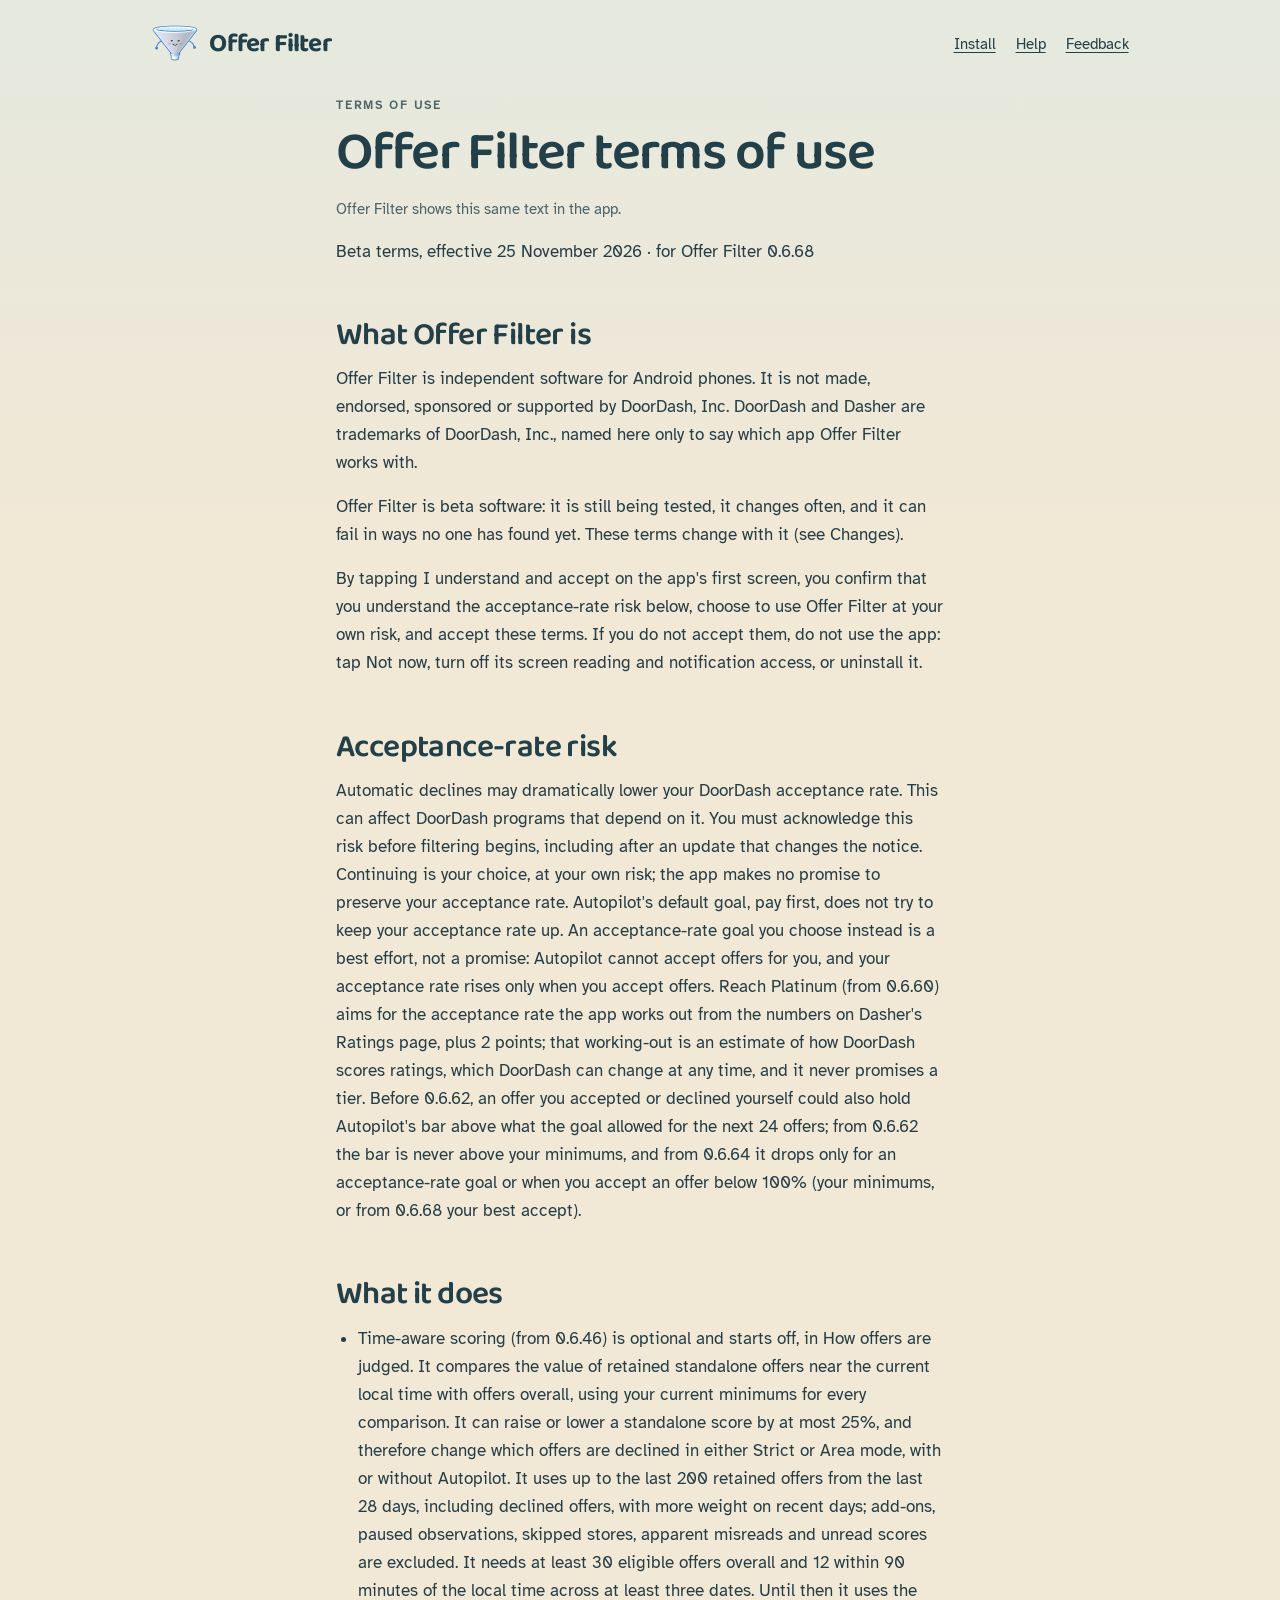
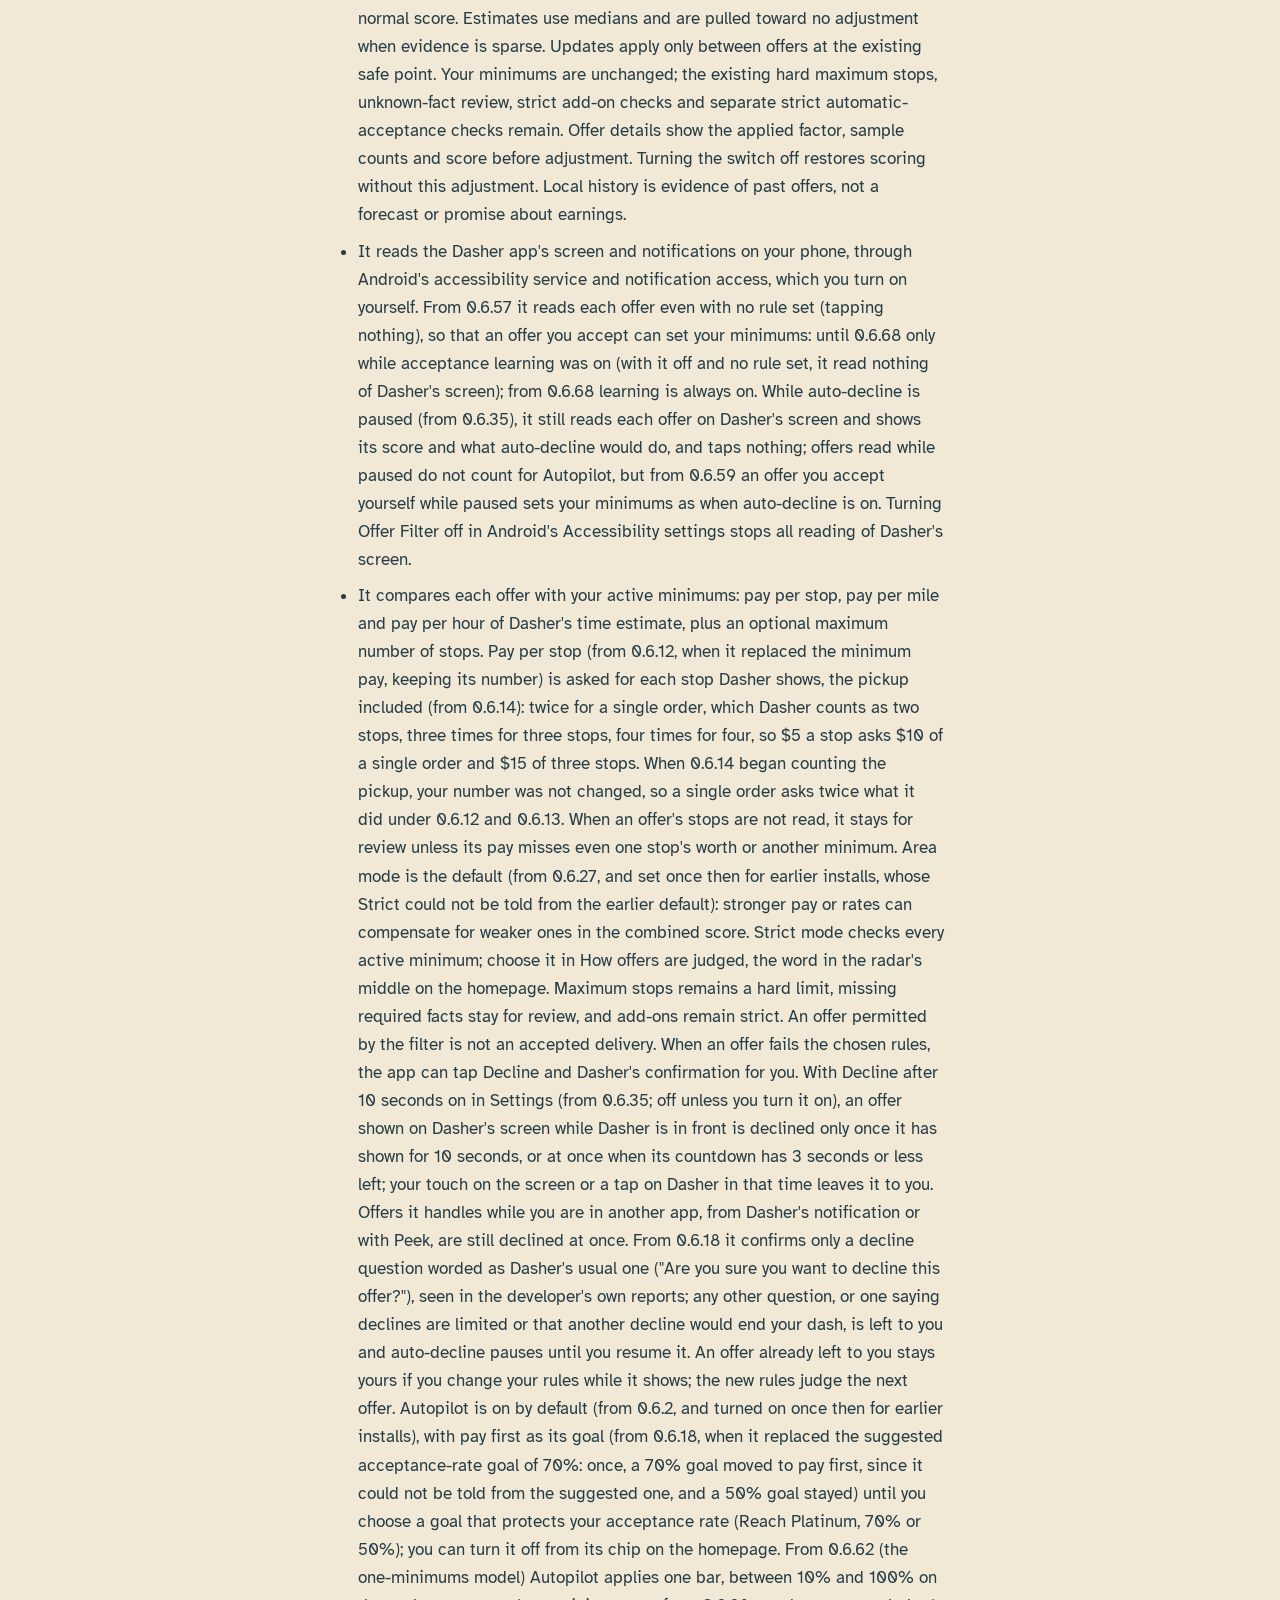
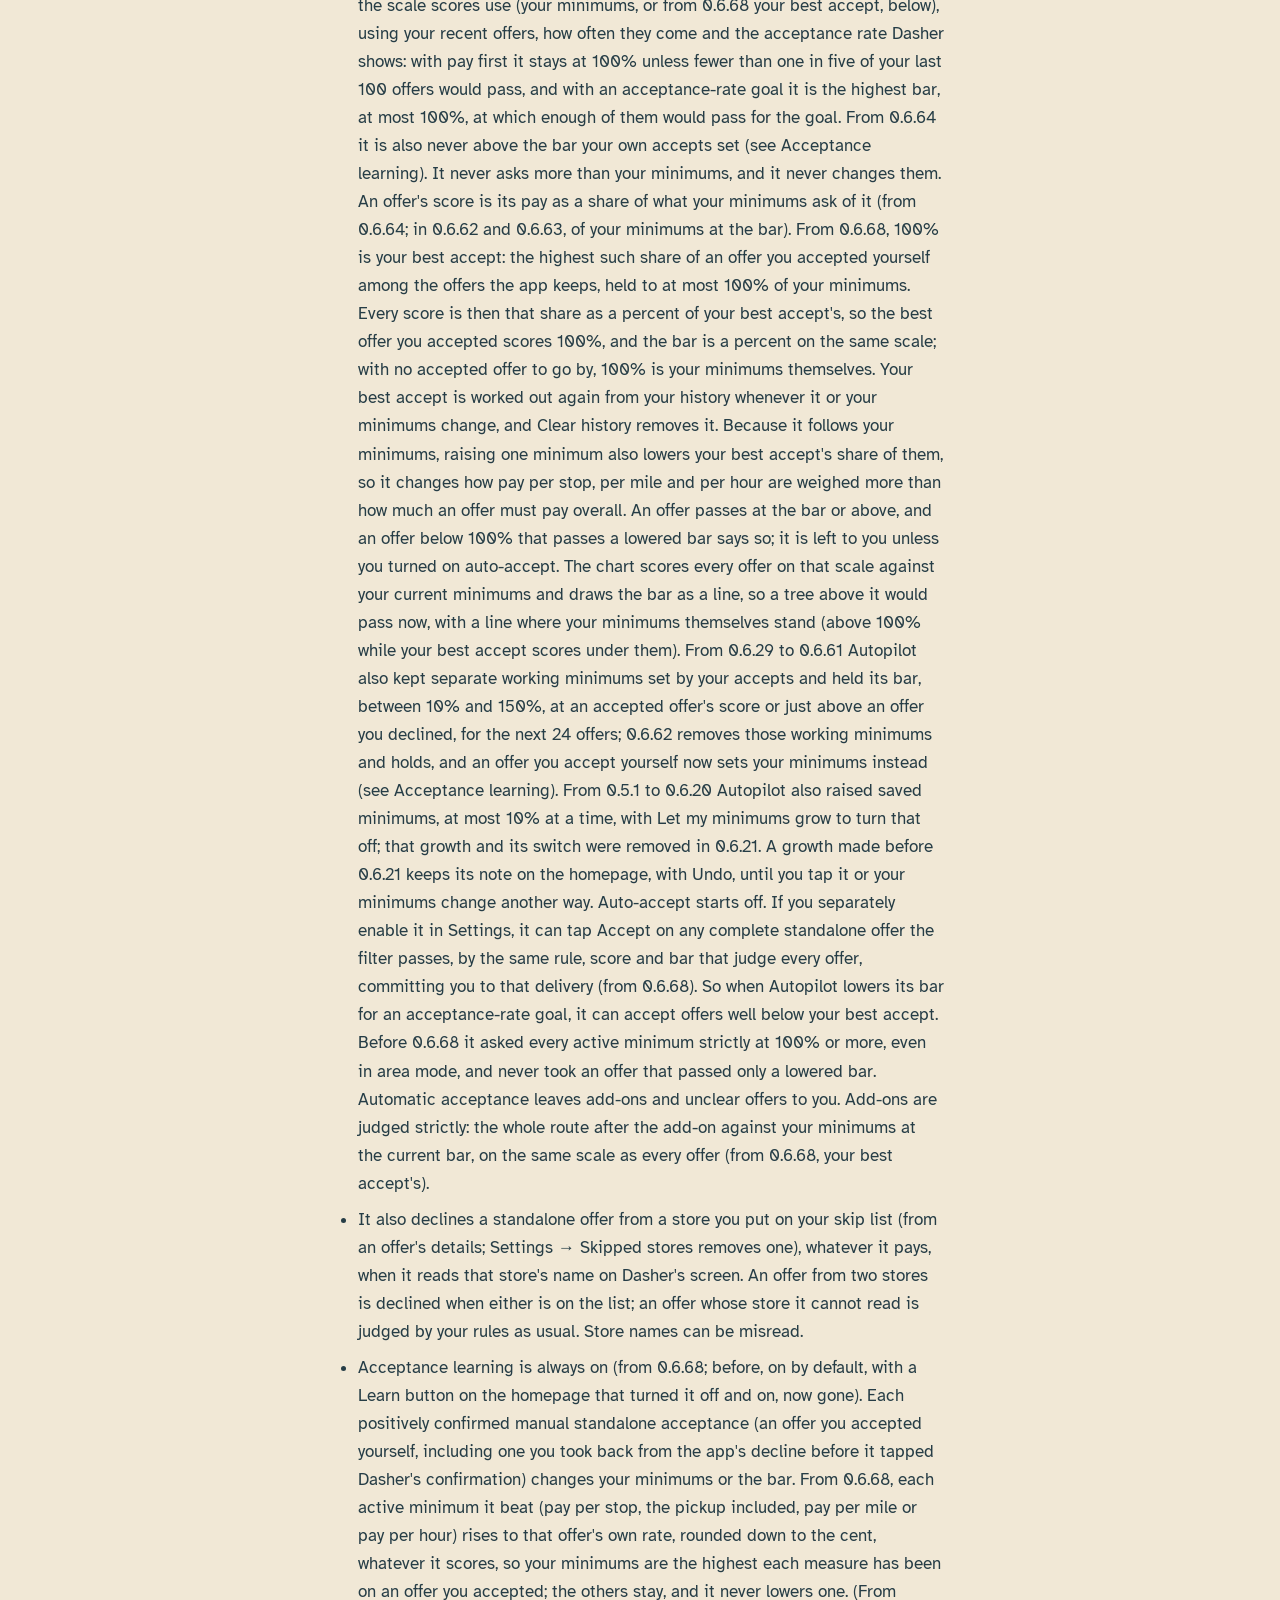
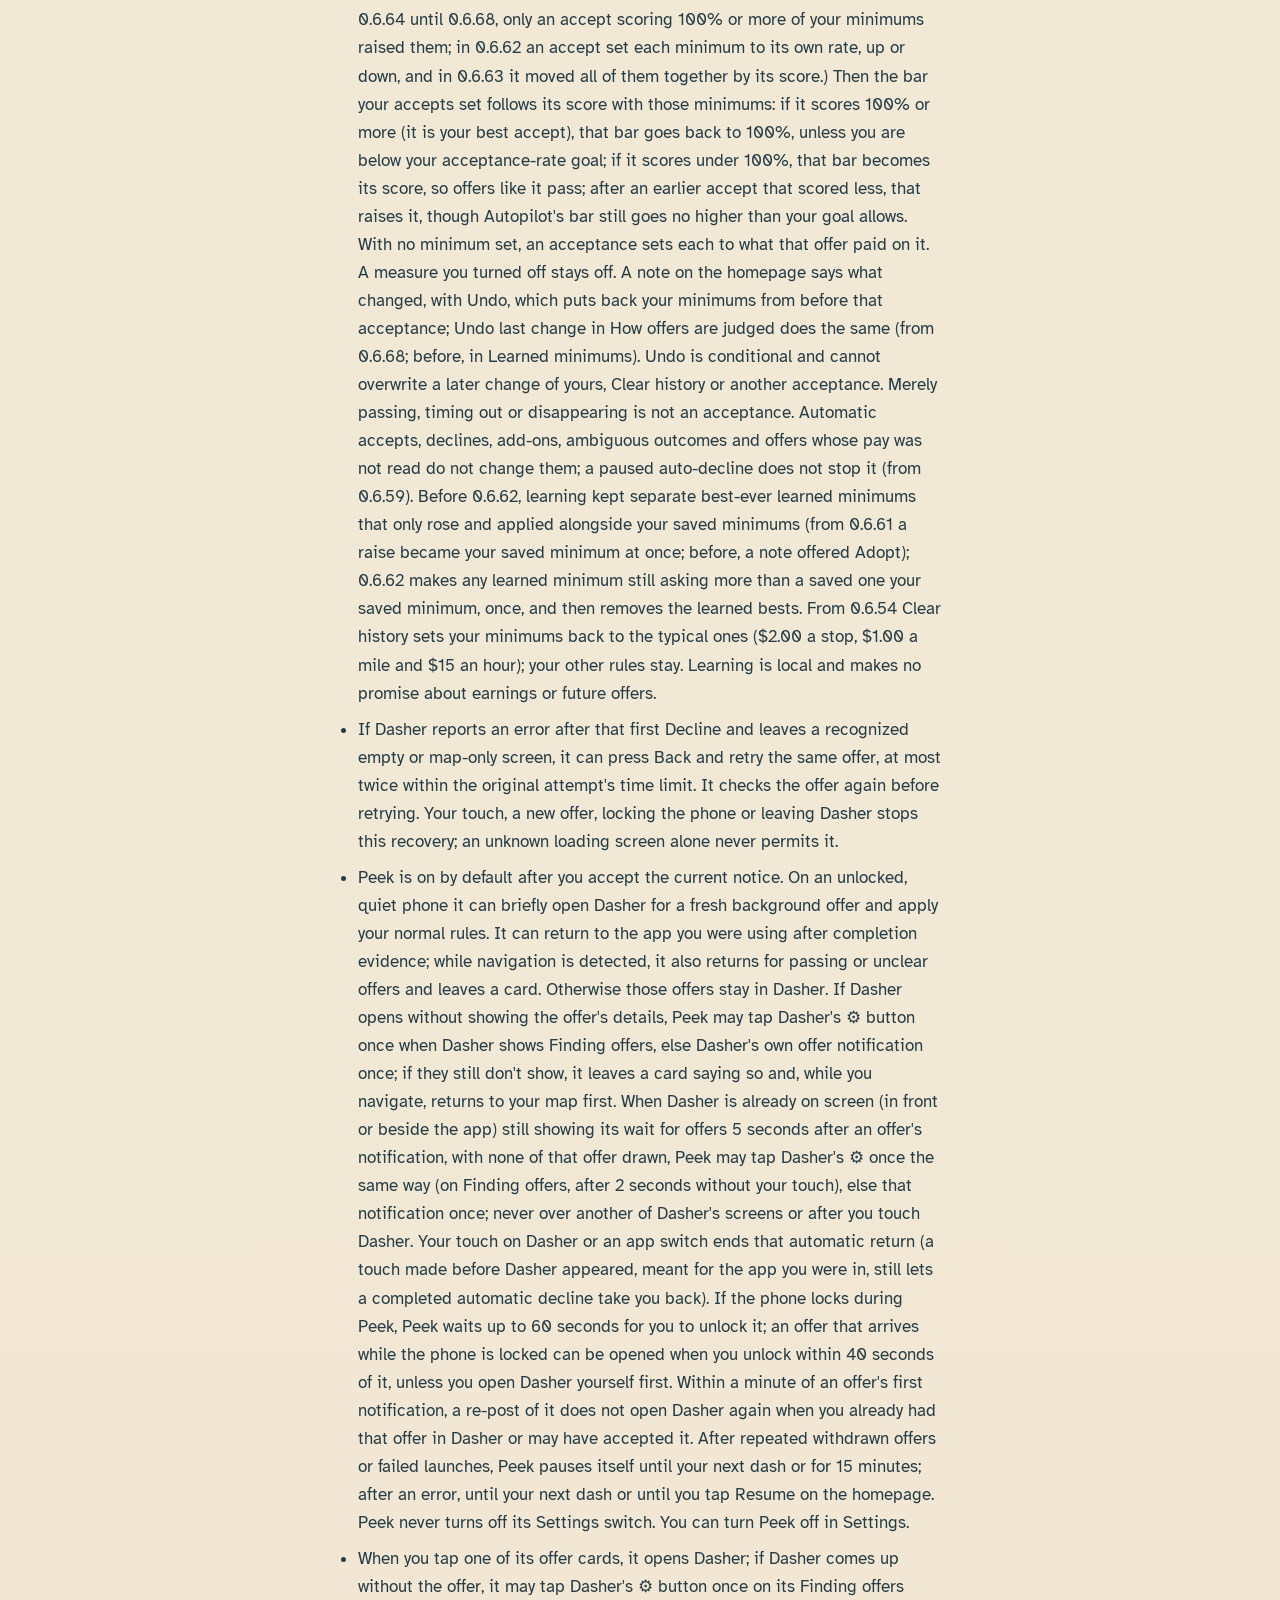
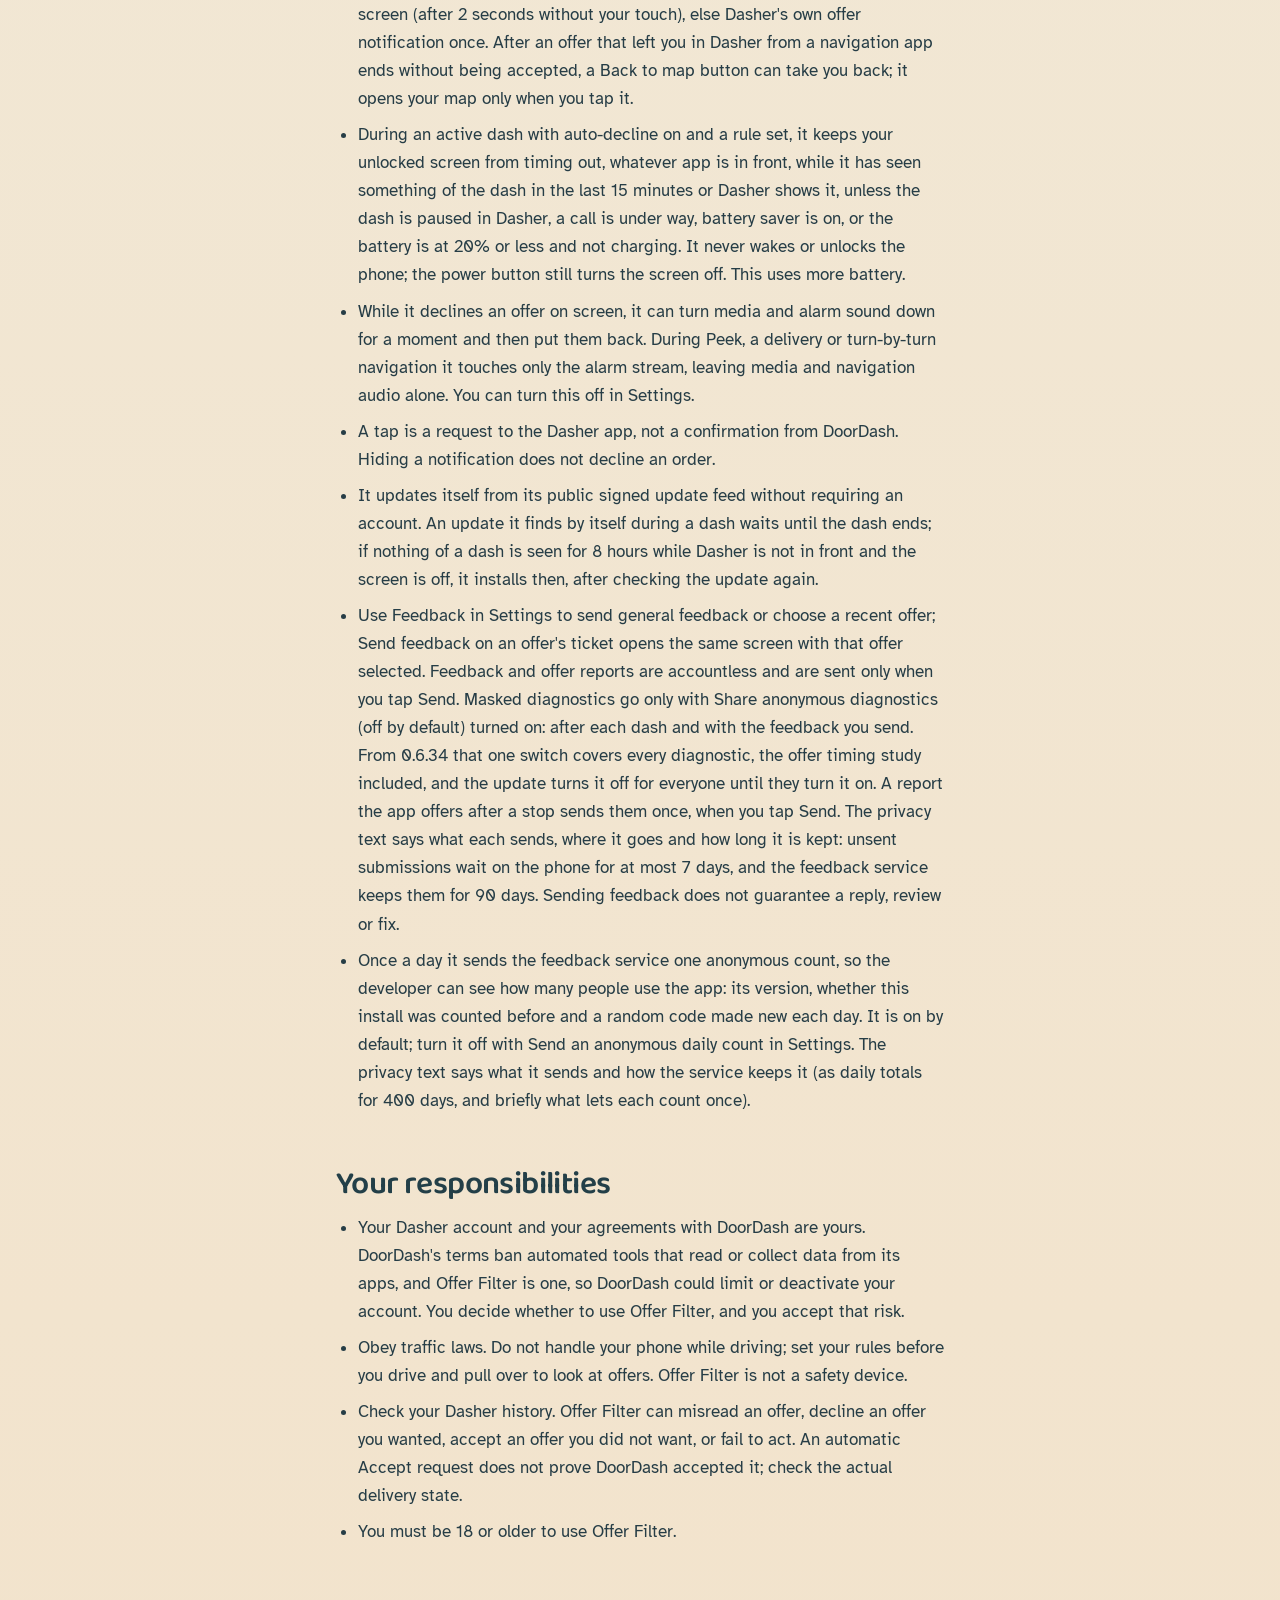
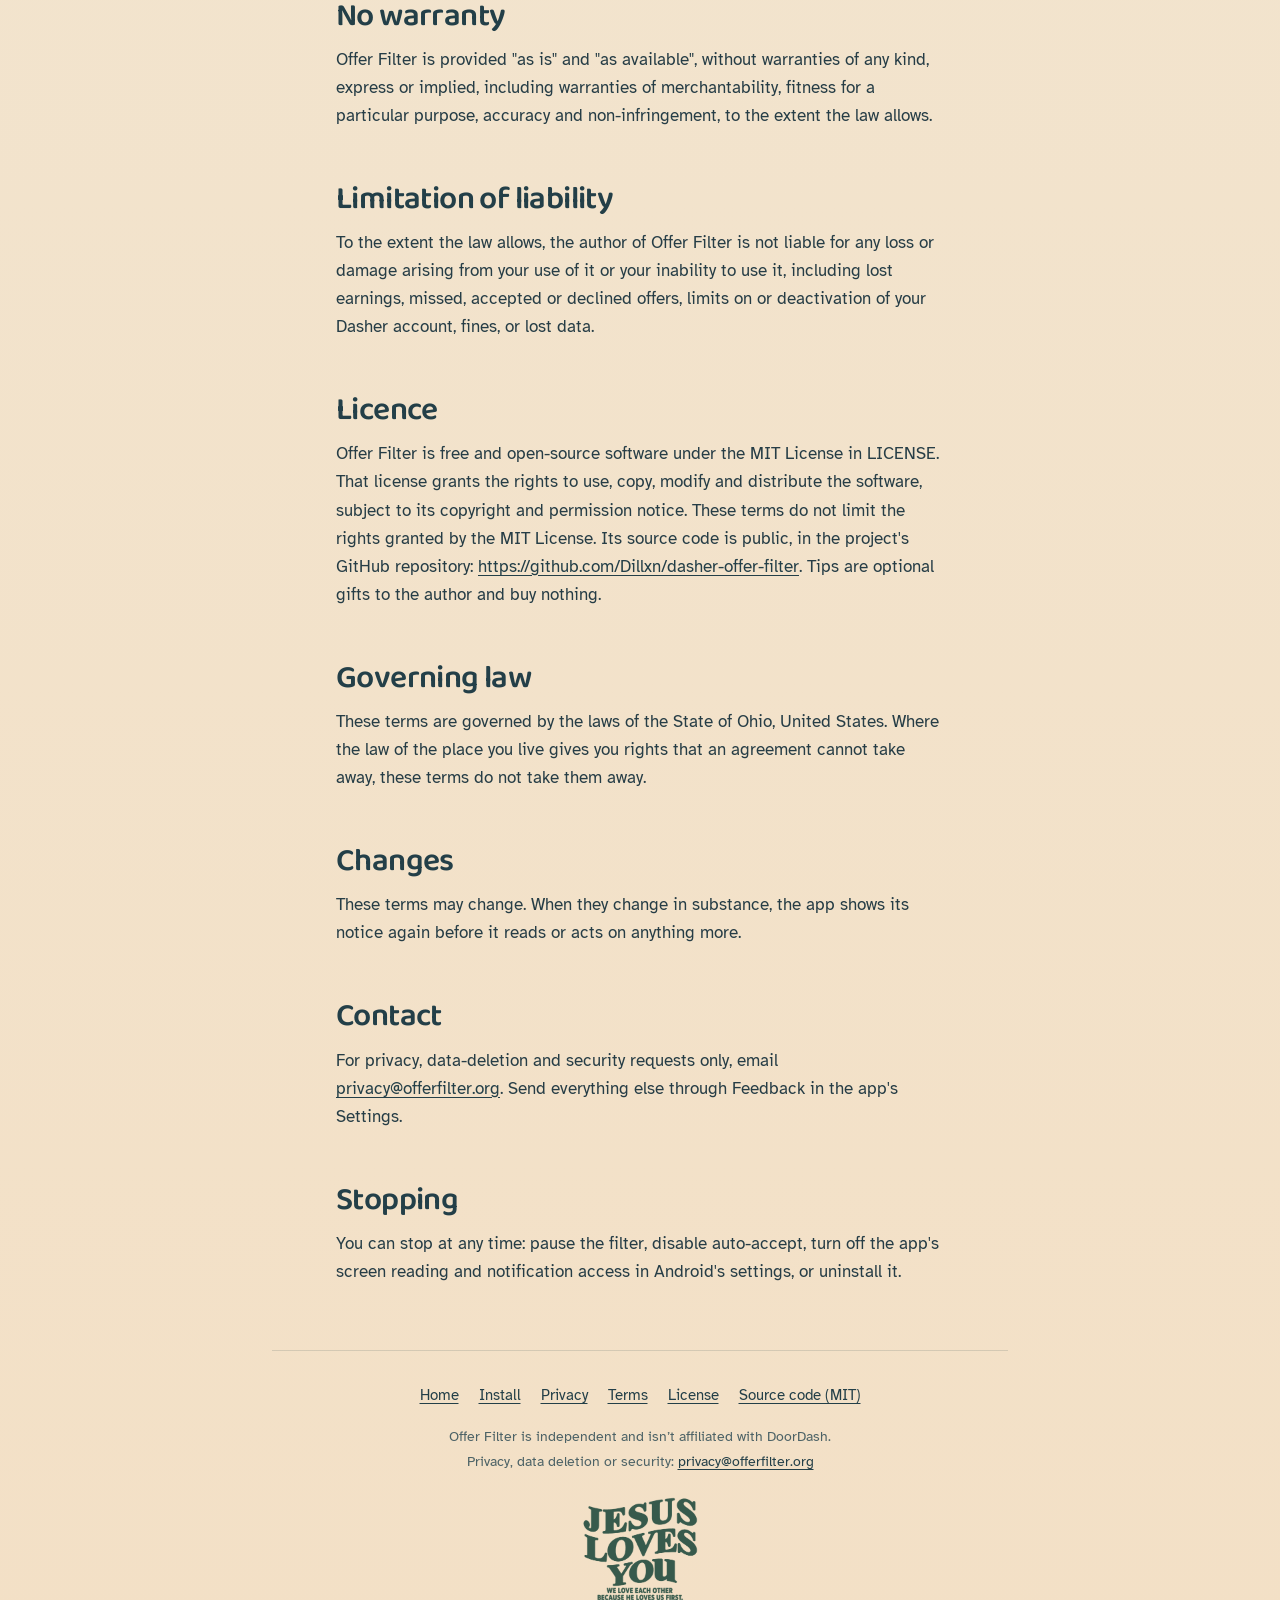
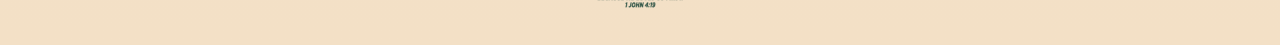
<file: terms/index.html>
<!doctype html>
<html lang="en">
<head>
<meta charset="utf-8">
<meta name="viewport" content="width=device-width,initial-scale=1">
<script>if(location.protocol==='http:'&&/(^|\.)offerfilter\.org$/.test(location.hostname))location.replace('https://offerfilter.org'+location.pathname+location.search+location.hash)</script>
<title>Terms of use · Offer Filter</title>
<meta name="description" content="The terms for using Offer Filter, the independent Android offer filter for Dashers.">
<link rel="canonical" href="https://offerfilter.org/terms/">
<meta name="color-scheme" content="light dark">
<meta name="theme-color" content="#efe9db" media="(prefers-color-scheme: light)">
<meta name="theme-color" content="#102032" media="(prefers-color-scheme: dark)">
<link rel="icon" type="image/png" sizes="32x32" href="../assets/favicon-32.png?v=20261024-103">
<link rel="icon" type="image/png" sizes="16x16" href="../assets/favicon-16.png?v=20261024-103">
<link rel="apple-touch-icon" sizes="180x180" href="../assets/apple-touch-icon.png?v=20261024-103">
<link rel="preload" href="../assets/baloo2-latin.woff2?v=20261024-103" as="font" type="font/woff2" crossorigin>
<link rel="stylesheet" href="../doc.css?v=20261024-103">
</head>
<body>
<!-- Generated by tools/build-legal.py from dasher-offer-filter/TERMS.md (sha256 f9c8e4d2c473a66d). Edit the source and re-run; do not edit this file. -->
<a class="skip-link" href="#main">Skip to content</a>
<header class="site-header">
<a class="wordmark" href="../" aria-label="Offer Filter home"><img src="../assets/mascot-3d.webp?v=20261024-103" width="48" height="48" alt=""><span>Offer Filter</span></a>
<nav class="site-nav" aria-label="Site"><a href="../install/">Install</a><a href="../#help">Help</a><a href="../#feedback">Feedback</a></nav>
</header>
<main id="main" class="doc legal">
<p class="eyebrow">Terms of use</p>
<h1>Offer Filter terms of use</h1>
<p class="legal-meta">Offer Filter shows this same text in the app.</p>
<p>Beta terms, effective 25 November 2026 · for Offer Filter 0.6.68</p>
<h2 id="what-offer-filter-is">What Offer Filter is</h2>
<p>Offer Filter is independent software for Android phones. It is not made, endorsed, sponsored or supported by DoorDash, Inc. DoorDash and Dasher are trademarks of DoorDash, Inc., named here only to say which app Offer Filter works with.</p>
<p>Offer Filter is beta software: it is still being tested, it changes often, and it can fail in ways no one has found yet. These terms change with it (see Changes).</p>
<p>By tapping I understand and accept on the app's first screen, you confirm that you understand the acceptance-rate risk below, choose to use Offer Filter at your own risk, and accept these terms. If you do not accept them, do not use the app: tap Not now, turn off its screen reading and notification access, or uninstall it.</p>
<h2 id="acceptance-rate-risk">Acceptance-rate risk</h2>
<p>Automatic declines may dramatically lower your DoorDash acceptance rate. This can affect DoorDash programs that depend on it. You must acknowledge this risk before filtering begins, including after an update that changes the notice. Continuing is your choice, at your own risk; the app makes no promise to preserve your acceptance rate. Autopilot's default goal, pay first, does not try to keep your acceptance rate up. An acceptance-rate goal you choose instead is a best effort, not a promise: Autopilot cannot accept offers for you, and your acceptance rate rises only when you accept offers. Reach Platinum (from 0.6.60) aims for the acceptance rate the app works out from the numbers on Dasher's Ratings page, plus 2 points; that working-out is an estimate of how DoorDash scores ratings, which DoorDash can change at any time, and it never promises a tier. Before 0.6.62, an offer you accepted or declined yourself could also hold Autopilot's bar above what the goal allowed for the next 24 offers; from 0.6.62 the bar is never above your minimums, and from 0.6.64 it drops only for an acceptance-rate goal or when you accept an offer below 100% (your minimums, or from 0.6.68 your best accept).</p>
<h2 id="what-it-does">What it does</h2>
<ul>
<li>Time-aware scoring (from 0.6.46) is optional and starts off, in How offers are judged. It compares the value of retained standalone offers near the current local time with offers overall, using your current minimums for every comparison. It can raise or lower a standalone score by at most 25%, and therefore change which offers are declined in either Strict or Area mode, with or without Autopilot. It uses up to the last 200 retained offers from the last 28 days, including declined offers, with more weight on recent days; add-ons, paused observations, skipped stores, apparent misreads and unread scores are excluded. It needs at least 30 eligible offers overall and 12 within 90 minutes of the local time across at least three dates. Until then it uses the normal score. Estimates use medians and are pulled toward no adjustment when evidence is sparse. Updates apply only between offers at the existing safe point. Your minimums are unchanged; the existing hard maximum stops, unknown-fact review, strict add-on checks and separate strict automatic-acceptance checks remain. Offer details show the applied factor, sample counts and score before adjustment. Turning the switch off restores scoring without this adjustment. Local history is evidence of past offers, not a forecast or promise about earnings.</li>
<li>It reads the Dasher app's screen and notifications on your phone, through Android's accessibility service and notification access, which you turn on yourself. From 0.6.57 it reads each offer even with no rule set (tapping nothing), so that an offer you accept can set your minimums: until 0.6.68 only while acceptance learning was on (with it off and no rule set, it read nothing of Dasher's screen); from 0.6.68 learning is always on. While auto-decline is paused (from 0.6.35), it still reads each offer on Dasher's screen and shows its score and what auto-decline would do, and taps nothing; offers read while paused do not count for Autopilot, but from 0.6.59 an offer you accept yourself while paused sets your minimums as when auto-decline is on. Turning Offer Filter off in Android's Accessibility settings stops all reading of Dasher's screen.</li>
<li>It compares each offer with your active minimums: pay per stop, pay per mile and pay per hour of Dasher's time estimate, plus an optional maximum number of stops. Pay per stop (from 0.6.12, when it replaced the minimum pay, keeping its number) is asked for each stop Dasher shows, the pickup included (from 0.6.14): twice for a single order, which Dasher counts as two stops, three times for three stops, four times for four, so $5 a stop asks $10 of a single order and $15 of three stops. When 0.6.14 began counting the pickup, your number was not changed, so a single order asks twice what it did under 0.6.12 and 0.6.13. When an offer's stops are not read, it stays for review unless its pay misses even one stop's worth or another minimum. Area mode is the default (from 0.6.27, and set once then for earlier installs, whose Strict could not be told from the earlier default): stronger pay or rates can compensate for weaker ones in the combined score. Strict mode checks every active minimum; choose it in How offers are judged, the word in the radar's middle on the homepage. Maximum stops remains a hard limit, missing required facts stay for review, and add-ons remain strict. An offer permitted by the filter is not an accepted delivery. When an offer fails the chosen rules, the app can tap Decline and Dasher's confirmation for you. With Decline after 10 seconds on in Settings (from 0.6.35; off unless you turn it on), an offer shown on Dasher's screen while Dasher is in front is declined only once it has shown for 10 seconds, or at once when its countdown has 3 seconds or less left; your touch on the screen or a tap on Dasher in that time leaves it to you. Offers it handles while you are in another app, from Dasher's notification or with Peek, are still declined at once. From 0.6.18 it confirms only a decline question worded as Dasher's usual one ("Are you sure you want to decline this offer?"), seen in the developer's own reports; any other question, or one saying declines are limited or that another decline would end your dash, is left to you and auto-decline pauses until you resume it. An offer already left to you stays yours if you change your rules while it shows; the new rules judge the next offer. Autopilot is on by default (from 0.6.2, and turned on once then for earlier installs), with pay first as its goal (from 0.6.18, when it replaced the suggested acceptance-rate goal of 70%: once, a 70% goal moved to pay first, since it could not be told from the suggested one, and a 50% goal stayed) until you choose a goal that protects your acceptance rate (Reach Platinum, 70% or 50%); you can turn it off from its chip on the homepage. From 0.6.62 (the one-minimums model) Autopilot applies one bar, between 10% and 100% on the scale scores use (your minimums, or from 0.6.68 your best accept, below), using your recent offers, how often they come and the acceptance rate Dasher shows: with pay first it stays at 100% unless fewer than one in five of your last 100 offers would pass, and with an acceptance-rate goal it is the highest bar, at most 100%, at which enough of them would pass for the goal. From 0.6.64 it is also never above the bar your own accepts set (see Acceptance learning). It never asks more than your minimums, and it never changes them. An offer's score is its pay as a share of what your minimums ask of it (from 0.6.64; in 0.6.62 and 0.6.63, of your minimums at the bar). From 0.6.68, 100% is your best accept: the highest such share of an offer you accepted yourself among the offers the app keeps, held to at most 100% of your minimums. Every score is then that share as a percent of your best accept's, so the best offer you accepted scores 100%, and the bar is a percent on the same scale; with no accepted offer to go by, 100% is your minimums themselves. Your best accept is worked out again from your history whenever it or your minimums change, and Clear history removes it. Because it follows your minimums, raising one minimum also lowers your best accept's share of them, so it changes how pay per stop, per mile and per hour are weighed more than how much an offer must pay overall. An offer passes at the bar or above, and an offer below 100% that passes a lowered bar says so; it is left to you unless you turned on auto-accept. The chart scores every offer on that scale against your current minimums and draws the bar as a line, so a tree above it would pass now, with a line where your minimums themselves stand (above 100% while your best accept scores under them). From 0.6.29 to 0.6.61 Autopilot also kept separate working minimums set by your accepts and held its bar, between 10% and 150%, at an accepted offer's score or just above an offer you declined, for the next 24 offers; 0.6.62 removes those working minimums and holds, and an offer you accept yourself now sets your minimums instead (see Acceptance learning). From 0.5.1 to 0.6.20 Autopilot also raised saved minimums, at most 10% at a time, with Let my minimums grow to turn that off; that growth and its switch were removed in 0.6.21. A growth made before 0.6.21 keeps its note on the homepage, with Undo, until you tap it or your minimums change another way. Auto-accept starts off. If you separately enable it in Settings, it can tap Accept on any complete standalone offer the filter passes, by the same rule, score and bar that judge every offer, committing you to that delivery (from 0.6.68). So when Autopilot lowers its bar for an acceptance-rate goal, it can accept offers well below your best accept. Before 0.6.68 it asked every active minimum strictly at 100% or more, even in area mode, and never took an offer that passed only a lowered bar. Automatic acceptance leaves add-ons and unclear offers to you. Add-ons are judged strictly: the whole route after the add-on against your minimums at the current bar, on the same scale as every offer (from 0.6.68, your best accept's).</li>
<li>It also declines a standalone offer from a store you put on your skip list (from an offer's details; Settings → Skipped stores removes one), whatever it pays, when it reads that store's name on Dasher's screen. An offer from two stores is declined when either is on the list; an offer whose store it cannot read is judged by your rules as usual. Store names can be misread.</li>
<li>Acceptance learning is always on (from 0.6.68; before, on by default, with a Learn button on the homepage that turned it off and on, now gone). Each positively confirmed manual standalone acceptance (an offer you accepted yourself, including one you took back from the app's decline before it tapped Dasher's confirmation) changes your minimums or the bar. From 0.6.68, each active minimum it beat (pay per stop, the pickup included, pay per mile or pay per hour) rises to that offer's own rate, rounded down to the cent, whatever it scores, so your minimums are the highest each measure has been on an offer you accepted; the others stay, and it never lowers one. (From 0.6.64 until 0.6.68, only an accept scoring 100% or more of your minimums raised them; in 0.6.62 an accept set each minimum to its own rate, up or down, and in 0.6.63 it moved all of them together by its score.) Then the bar your accepts set follows its score with those minimums: if it scores 100% or more (it is your best accept), that bar goes back to 100%, unless you are below your acceptance-rate goal; if it scores under 100%, that bar becomes its score, so offers like it pass; after an earlier accept that scored less, that raises it, though Autopilot's bar still goes no higher than your goal allows. With no minimum set, an acceptance sets each to what that offer paid on it. A measure you turned off stays off. A note on the homepage says what changed, with Undo, which puts back your minimums from before that acceptance; Undo last change in How offers are judged does the same (from 0.6.68; before, in Learned minimums). Undo is conditional and cannot overwrite a later change of yours, Clear history or another acceptance. Merely passing, timing out or disappearing is not an acceptance. Automatic accepts, declines, add-ons, ambiguous outcomes and offers whose pay was not read do not change them; a paused auto-decline does not stop it (from 0.6.59). Before 0.6.62, learning kept separate best-ever learned minimums that only rose and applied alongside your saved minimums (from 0.6.61 a raise became your saved minimum at once; before, a note offered Adopt); 0.6.62 makes any learned minimum still asking more than a saved one your saved minimum, once, and then removes the learned bests. From 0.6.54 Clear history sets your minimums back to the typical ones ($2.00 a stop, $1.00 a mile and $15 an hour); your other rules stay. Learning is local and makes no promise about earnings or future offers.</li>
<li>If Dasher reports an error after that first Decline and leaves a recognized empty or map-only screen, it can press Back and retry the same offer, at most twice within the original attempt's time limit. It checks the offer again before retrying. Your touch, a new offer, locking the phone or leaving Dasher stops this recovery; an unknown loading screen alone never permits it.</li>
<li>Peek is on by default after you accept the current notice. On an unlocked, quiet phone it can briefly open Dasher for a fresh background offer and apply your normal rules. It can return to the app you were using after completion evidence; while navigation is detected, it also returns for passing or unclear offers and leaves a card. Otherwise those offers stay in Dasher. If Dasher opens without showing the offer's details, Peek may tap Dasher's ⚙ button once when Dasher shows Finding offers, else Dasher's own offer notification once; if they still don't show, it leaves a card saying so and, while you navigate, returns to your map first. When Dasher is already on screen (in front or beside the app) still showing its wait for offers 5 seconds after an offer's notification, with none of that offer drawn, Peek may tap Dasher's ⚙ once the same way (on Finding offers, after 2 seconds without your touch), else that notification once; never over another of Dasher's screens or after you touch Dasher. Your touch on Dasher or an app switch ends that automatic return (a touch made before Dasher appeared, meant for the app you were in, still lets a completed automatic decline take you back). If the phone locks during Peek, Peek waits up to 60 seconds for you to unlock it; an offer that arrives while the phone is locked can be opened when you unlock within 40 seconds of it, unless you open Dasher yourself first. Within a minute of an offer's first notification, a re-post of it does not open Dasher again when you already had that offer in Dasher or may have accepted it. After repeated withdrawn offers or failed launches, Peek pauses itself until your next dash or for 15 minutes; after an error, until your next dash or until you tap Resume on the homepage. Peek never turns off its Settings switch. You can turn Peek off in Settings.</li>
<li>When you tap one of its offer cards, it opens Dasher; if Dasher comes up without the offer, it may tap Dasher's ⚙ button once on its Finding offers screen (after 2 seconds without your touch), else Dasher's own offer notification once. After an offer that left you in Dasher from a navigation app ends without being accepted, a Back to map button can take you back; it opens your map only when you tap it.</li>
<li>During an active dash with auto-decline on and a rule set, it keeps your unlocked screen from timing out, whatever app is in front, while it has seen something of the dash in the last 15 minutes or Dasher shows it, unless the dash is paused in Dasher, a call is under way, battery saver is on, or the battery is at 20% or less and not charging. It never wakes or unlocks the phone; the power button still turns the screen off. This uses more battery.</li>
<li>While it declines an offer on screen, it can turn media and alarm sound down for a moment and then put them back. During Peek, a delivery or turn-by-turn navigation it touches only the alarm stream, leaving media and navigation audio alone. You can turn this off in Settings.</li>
<li>A tap is a request to the Dasher app, not a confirmation from DoorDash. Hiding a notification does not decline an order.</li>
<li>It updates itself from its public signed update feed without requiring an account. An update it finds by itself during a dash waits until the dash ends; if nothing of a dash is seen for 8 hours while Dasher is not in front and the screen is off, it installs then, after checking the update again.</li>
<li>Use Feedback in Settings to send general feedback or choose a recent offer; Send feedback on an offer's ticket opens the same screen with that offer selected. Feedback and offer reports are accountless and are sent only when you tap Send. Masked diagnostics go only with Share anonymous diagnostics (off by default) turned on: after each dash and with the feedback you send. From 0.6.34 that one switch covers every diagnostic, the offer timing study included, and the update turns it off for everyone until they turn it on. A report the app offers after a stop sends them once, when you tap Send. The privacy text says what each sends, where it goes and how long it is kept: unsent submissions wait on the phone for at most 7 days, and the feedback service keeps them for 90 days. Sending feedback does not guarantee a reply, review or fix.</li>
<li>Once a day it sends the feedback service one anonymous count, so the developer can see how many people use the app: its version, whether this install was counted before and a random code made new each day. It is on by default; turn it off with Send an anonymous daily count in Settings. The privacy text says what it sends and how the service keeps it (as daily totals for 400 days, and briefly what lets each count once).</li>
</ul>
<h2 id="your-responsibilities">Your responsibilities</h2>
<ul>
<li>Your Dasher account and your agreements with DoorDash are yours. DoorDash's terms ban automated tools that read or collect data from its apps, and Offer Filter is one, so DoorDash could limit or deactivate your account. You decide whether to use Offer Filter, and you accept that risk.</li>
<li>Obey traffic laws. Do not handle your phone while driving; set your rules before you drive and pull over to look at offers. Offer Filter is not a safety device.</li>
<li>Check your Dasher history. Offer Filter can misread an offer, decline an offer you wanted, accept an offer you did not want, or fail to act. An automatic Accept request does not prove DoorDash accepted it; check the actual delivery state.</li>
<li>You must be 18 or older to use Offer Filter.</li>
</ul>
<h2 id="no-warranty">No warranty</h2>
<p>Offer Filter is provided "as is" and "as available", without warranties of any kind, express or implied, including warranties of merchantability, fitness for a particular purpose, accuracy and non-infringement, to the extent the law allows.</p>
<h2 id="limitation-of-liability">Limitation of liability</h2>
<p>To the extent the law allows, the author of Offer Filter is not liable for any loss or damage arising from your use of it or your inability to use it, including lost earnings, missed, accepted or declined offers, limits on or deactivation of your Dasher account, fines, or lost data.</p>
<h2 id="licence">Licence</h2>
<p>Offer Filter is free and open-source software under the MIT License in LICENSE. That license grants the rights to use, copy, modify and distribute the software, subject to its copyright and permission notice. These terms do not limit the rights granted by the MIT License. Its source code is public, in the project's GitHub repository: <a href="https://github.com/Dillxn/dasher-offer-filter">https://github.com/Dillxn/dasher-offer-filter</a>. Tips are optional gifts to the author and buy nothing.</p>
<h2 id="governing-law">Governing law</h2>
<p>These terms are governed by the laws of the State of Ohio, United States. Where the law of the place you live gives you rights that an agreement cannot take away, these terms do not take them away.</p>
<h2 id="changes">Changes</h2>
<p>These terms may change. When they change in substance, the app shows its notice again before it reads or acts on anything more.</p>
<h2 id="contact">Contact</h2>
<p>For privacy, data-deletion and security requests only, email <a href="mailto:privacy@offerfilter.org">privacy@offerfilter.org</a>. Send everything else through Feedback in the app's Settings.</p>
<h2 id="stopping">Stopping</h2>
<p>You can stop at any time: pause the filter, disable auto-accept, turn off the app's screen reading and notification access in Android's settings, or uninstall it.</p>
</main>
<footer class="site-footer">
<nav aria-label="Legal and source"><a href="../">Home</a><a href="../install/">Install</a><a href="../privacy/">Privacy</a><a href="../terms/">Terms</a><a href="../license/">License</a><a href="https://github.com/Dillxn/dasher-offer-filter">Source code (MIT)</a></nav>
<p class="independent">Offer Filter is independent and isn’t affiliated with DoorDash.</p>
<p class="contact">Privacy, data deletion or security: <a href="mailto:privacy@offerfilter.org">privacy@offerfilter.org</a></p>
<div class="signature"><picture><source type="image/webp" srcset="../assets/jesus-loves-you-signature.webp?v=20261024-103"><img src="../assets/jesus-loves-you-signature.png?v=20261024-103" width="432" height="341" loading="lazy" decoding="async" alt="Jesus Loves You. We love each other because He loves us first. 1 John 4:19."></picture></div>
</footer>
</body>
</html>
</file>
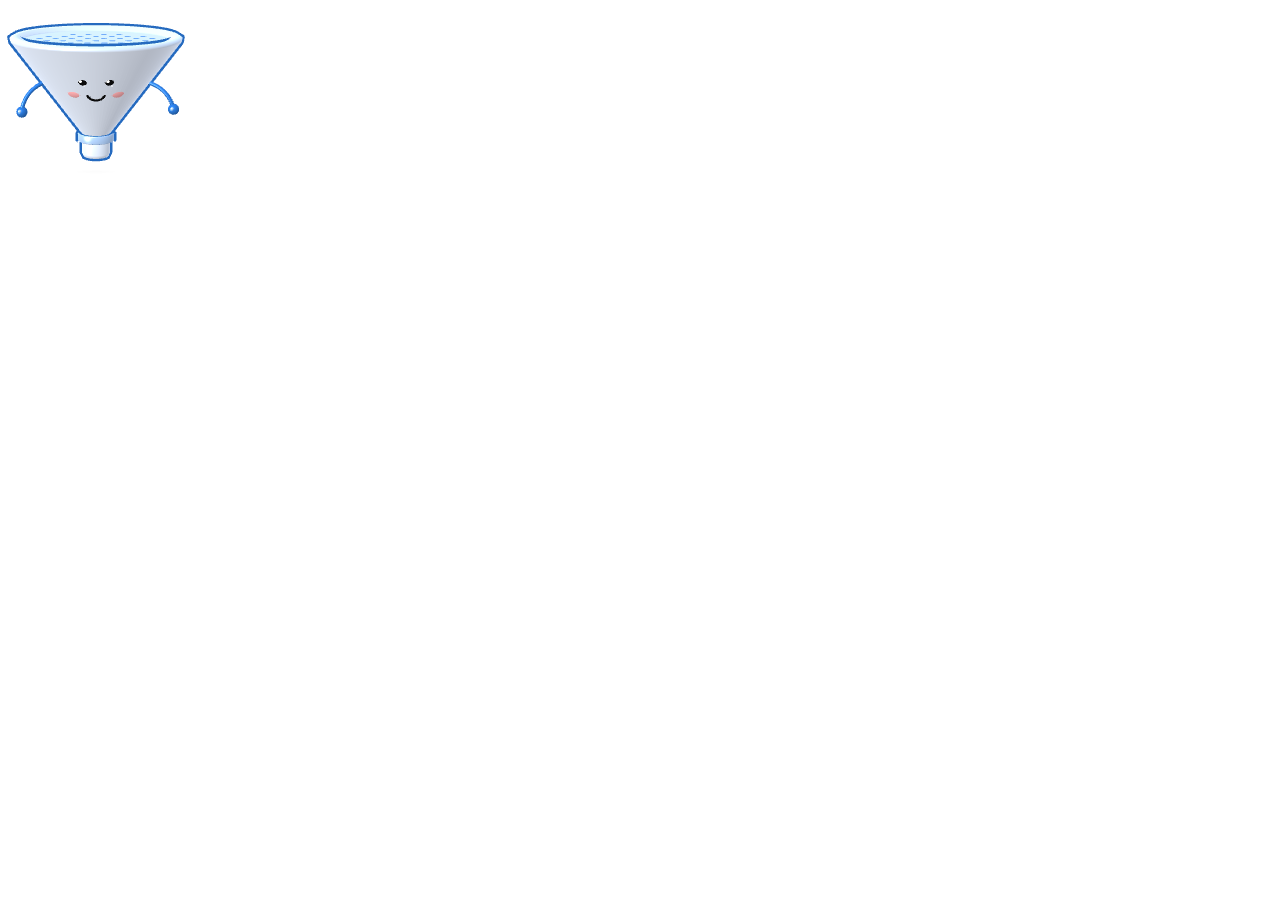
<file: tools/icons/render.html>
<!doctype html>
<html lang="en"><head><meta charset="utf-8"><title>Offer Filter icons</title>
<!-- The 3D mascot as a still, for tools/render-icons.cjs: ?size=192&bg=transparent|#rrggbb&pad=0.04. Served from the
     repository's root. -->
<style>html,body{margin:0;background:transparent}canvas{display:block}</style></head><body>
<canvas id="icon"></canvas>
<script src="../../assets/gl.js"></script><script src="../../assets/models.js"></script>
<script>
(() => {
  const q = new URLSearchParams(location.search), size = +(q.get('size') || 192), bg = q.get('bg') || 'transparent', pad = +(q.get('pad') || .04);
  const canvas = document.getElementById('icon'), r = OfferGL.create(canvas, {preserve: true, alpha: true, antialias: true}), M = OfferGL.M, art = OfferModels.build(r);
  r.size(size, size, 1);
  r.clear(bg === 'transparent' ? '#000000' : bg, bg === 'transparent' ? 0 : 1);
  // The mascot (rim radius 1, its spout to -0.97, rim top 0.57, arms to about 0.98) framed with `pad` round it, seen
  // from its design view, 12 degrees above.
  const half = 1.12 + pad, cy = -.2;
  r.camera({eye: [0, cy + 9 * Math.tan(12 * Math.PI / 180), 9], at: [0, cy, 0], fov: 2 * Math.atan(half / 9)});
  r.light({dir: [-.45, .5, .75], color: [.42, .41, .39], sky: [.86, .88, .92], ground: [.8, .76, .74], rim: [.45, .5, .58], gloss: [-.8, -.05, .55], fog: '#ffffff', fogNear: 50, fogFar: 90});
  art.mascot(M.trs([0, 0, 0]), {mood: 'happy', wave: 7, ring: 0});
  art.mascotShadow(M.trs([0, 0, 0]), .1);
  r.done(); r.gl.finish();
  window.png = r.canvas.toDataURL('image/png');
})();
</script>
</body></html>
</file>
<file: style.css>
@font-face{font-family:"Baloo 2";src:url(assets/baloo2-latin.woff2?v=20261024-103) format("woff2");font-weight:400 800;font-display:swap;unicode-range:U+0000-00FF,U+0131,U+0152-0153,U+02BB-02BC,U+02C6,U+02DA,U+02DC,U+2000-206F,U+2074,U+20AC,U+2122,U+2190-2199,U+2212,U+2215,U+FEFF,U+FFFD}
@font-face{font-family:"Atkinson Hyperlegible";src:url(assets/atkinson-hyperlegible-latin.woff2?v=20261024-103) format("woff2");font-weight:400;font-display:swap;unicode-range:U+0000-00FF,U+0131,U+0152-0153,U+02BB-02BC,U+02C6,U+02DA,U+02DC,U+2000-206F,U+2074,U+20AC,U+2122,U+2190-2199,U+2212,U+2215,U+FEFF,U+FFFD}
/* Roboto draws the app's own words inside the film's phone; no element uses it, so it loads only when the film does. */
@font-face{font-family:Roboto;src:url(assets/roboto-latin-400.woff2?v=20261024-103) format("woff2");font-weight:400;font-display:swap;unicode-range:U+0000-00FF,U+0131,U+0152-0153,U+02BB-02BC,U+02C6,U+02DA,U+02DC,U+2000-206F,U+2074,U+20AC,U+2122,U+2190-2199,U+2212,U+2215,U+FEFF,U+FFFD}
@font-face{font-family:Roboto;src:url(assets/roboto-latin-500.woff2?v=20261024-103) format("woff2");font-weight:500;font-display:swap;unicode-range:U+0000-00FF,U+0131,U+0152-0153,U+02BB-02BC,U+02C6,U+02DA,U+02DC,U+2000-206F,U+2074,U+20AC,U+2122,U+2190-2199,U+2212,U+2215,U+FEFF,U+FFFD}
*{box-sizing:border-box}
html{color-scheme:light}
html:has(>body.night){color-scheme:dark}
body{margin:0;background:#ece7dc;color:#263d46;font-family:"Atkinson Hyperlegible",Arial,sans-serif;--ink:#233f48;--line:rgba(34,62,73,.22);--halo:#dfe0cf}
button,a{-webkit-tap-highlight-color:transparent}
button{font:inherit;color:inherit;cursor:pointer}
a{color:inherit}
:focus-visible{outline:3px solid #1b3640;outline-offset:3px;box-shadow:0 0 0 3px #fffaf0}
.night :focus-visible{outline-color:#ffe2a8;box-shadow:0 0 0 3px #142231}
button:disabled{cursor:wait}
.visually-hidden{position:absolute;width:1px;height:1px;margin:-1px;padding:0;overflow:hidden;clip-path:inset(50%);white-space:nowrap;border:0}

/* One illustrated world: the scenery canvas behind a header, a single hero and the footer. */
.world{position:relative;isolation:isolate;overflow:hidden;display:flex;flex-direction:column;min-height:100vh;min-height:100svh;padding:30px 4.8% 18px;background:#e7e7dd}
#landscape{position:absolute;inset:0;width:100%;height:100%;z-index:-2;opacity:0;transition:opacity .9s ease}
#landscape.drawn{opacity:1}
/* The scenery's paper grain: faint lines every 4 px, a still layer over the moving picture. */
.world::before{content:"";position:absolute;inset:0;z-index:-1;pointer-events:none;background:repeating-linear-gradient(to bottom,transparent 0 3px,rgba(116,105,81,.06) 3px 4px)}
.atmosphere{position:absolute;inset:0;z-index:-1;pointer-events:none;overflow:hidden;mix-blend-mode:soft-light}
.atmosphere i{position:absolute;border:1px solid rgba(255,255,255,.36);border-radius:50%;animation:drift 16s ease-in-out infinite}
.atmosphere i:nth-child(1){width:54vw;height:54vw;right:-16vw;top:-24vw}
.atmosphere i:nth-child(2){width:38vw;height:38vw;right:5vw;top:4vw;animation-delay:-5s}
.atmosphere i:nth-child(3){width:22vw;height:22vw;right:13vw;top:12vw;animation-delay:-11s}
@keyframes drift{50%{transform:translate3d(-1.5vw,2vw,0) scale(1.035)}}
.motion-paused .atmosphere i{animation-play-state:paused}

header{position:relative;z-index:2;flex:none;display:flex;align-items:center;justify-content:space-between}
.wordmark{display:flex;align-items:center;gap:12px;text-decoration:none;font-family:"Baloo 2",Arial,sans-serif;font-size:29px;font-weight:700;letter-spacing:-.8px}
.wordmark img{width:58px;height:58px;flex:none}
.top-right{position:relative;display:flex;align-items:center;gap:26px}
/* The sky button, as the app's: the sky's own sun or moon shows through it (its own icons stand in without the 3D sky),
   and a small badge marks Auto (A) and System (S). */
.sky-toggle{position:relative;width:42px;height:42px;display:grid;place-items:center;padding:0;background:rgba(250,246,235,.42);border:1px solid var(--line);border-radius:50%;transition:transform .35s,background .35s,box-shadow .35s}
.sky-toggle:hover{transform:rotate(12deg) scale(1.06)}
.sky-toggle svg{grid-area:1/1;width:22px;height:22px;transition:opacity .9s ease}
.sky-moon,.night .sky-sun{display:none}
.night .sky-moon{display:block}
.sky-3d .sky-toggle{background:transparent}
.sky-3d .sky-toggle svg{opacity:0}
.sky-3d .sky-toggle:hover{transform:none;box-shadow:0 0 0 6px rgba(255,236,190,.28)}
.night.sky-3d .sky-toggle{background:transparent}
.night.sky-3d .sky-toggle:hover{box-shadow:0 0 0 6px rgba(233,221,184,.16)}
.sky-badge{position:absolute;right:-4px;bottom:-4px;display:none;min-width:18px;height:18px;padding:0 4px;border:1px solid var(--line);border-radius:9px;background:#efe9db;color:var(--ink);font:700 10px/16px "Atkinson Hyperlegible",Arial,sans-serif;text-align:center}
.sky-toggle[data-mode=AUTO] .sky-badge,.sky-toggle[data-mode=SYSTEM] .sky-badge{display:block}
.sky-toggle[data-mode=AUTO] .sky-badge::before{content:"A"}
.sky-toggle[data-mode=SYSTEM] .sky-badge::before{content:"S"}
.sky-toast{position:absolute;right:0;top:calc(100% + 10px);z-index:3;margin:0;padding:6px 12px;border-radius:14px;background:rgba(22,40,52,.9);color:#fff8e5;font-size:13px;white-space:nowrap;opacity:0;transform:translateY(-4px);transition:opacity .3s,transform .3s;pointer-events:none}
.sky-toast.shown{opacity:1;transform:none}

/* The gaps round the hero shrink with the window's height, so a laptop's screen holds the whole page. */
.hero-content{position:relative;display:grid;grid-template-columns:minmax(0,.93fr) minmax(0,1.1fr);gap:6%;align-items:center;flex:1;width:94%;max-width:1540px;margin:70px auto 105px;margin:clamp(16px,6svh - 8px,70px) auto clamp(56px,14svh - 12px,105px)}
.intro h1{font-family:"Baloo 2",'Trebuchet MS',sans-serif;font-size:clamp(52px,5.3vw,84px);line-height:.99;font-weight:600;letter-spacing:-3.2px;margin:0 0 25px;text-wrap:balance}
.intro h1 em{font-style:normal;color:#5a777a}
.lede{font-size:17px;line-height:1.6;max-width:455px;letter-spacing:-.2px;margin:0 0 28px}
.intro .hero-eyebrow{margin:0 0 18px;font-size:12px;letter-spacing:2px;line-height:1.5}
.app-actions{display:flex;flex-wrap:wrap;align-items:center;gap:12px}
.icon{flex:none;width:20px;height:20px}
.primary{position:relative;overflow:hidden;display:flex;align-items:center;justify-content:center;gap:10px;min-height:44px;background:var(--ink);color:#fff8e5;border:1px solid transparent;padding:15px 19px;border-radius:5px;font-size:14px;line-height:1.4;box-shadow:0 3px 0 rgba(11,44,55,.09);transition:transform .25s,background .25s,box-shadow .25s}
.primary:before{content:"";position:absolute;inset:-50%;background:linear-gradient(110deg,transparent 35%,rgba(255,255,255,.18) 50%,transparent 65%);transform:translateX(-70%);transition:transform .65s}
.primary:hover{transform:translateY(-3px);background:#305665;box-shadow:0 12px 26px rgba(11,44,55,.14)}
.primary:hover:before{transform:translateX(70%)}
/* The download is a link to the install guide, so it works without JavaScript. */
a.primary{text-decoration:none}
/* The second action: the same size as the first, quieter, on the sky's glass. */
.source-button{display:inline-flex;align-items:center;gap:10px;min-height:44px;max-width:100%;padding:15px 19px;border:1px solid var(--line);border-radius:5px;background:rgba(250,246,235,.5);color:inherit;font-size:14px;line-height:1.4;text-decoration:none;transition:transform .25s,background .25s,box-shadow .25s}
.source-button:hover{transform:translateY(-3px);background:rgba(250,246,235,.82);box-shadow:0 12px 26px rgba(11,44,55,.1)}

/* The film plays live in a canvas; until it is drawn, its closing frame stands in as a picture (AVIF, or WebP where
   image-set() cannot choose by type), which steps out once the film has faded in (`bare`), or behind the MP4, so that
   nothing shows through the rounded corners' soft edge as a rim. */
.film-section{position:relative;min-width:0;scroll-margin-top:24px}
.film-stage{position:relative;container-type:inline-size;aspect-ratio:16/9;width:100%;overflow:hidden;border-radius:12px;background:url(assets/film-poster-wide.webp?v=20261024-103) center/cover no-repeat,linear-gradient(160deg,#d6e5e6,#efdfbd 55%,#f6b585);background-image:image-set(url(assets/film-poster-wide.avif?v=20261024-103) type("image/avif"),url(assets/film-poster-wide.webp?v=20261024-103) type("image/webp")),linear-gradient(160deg,#d6e5e6,#efdfbd 55%,#f6b585);box-shadow:0 22px 65px #16364426}
.film-stage canvas{display:block;width:100%;height:100%;opacity:0;transition:opacity .8s ease}
.film-stage.live canvas{opacity:1}
.film-stage.bare,.film-stage.film-video{background:none}
.film-stage video{position:absolute;inset:0;z-index:3;display:block;width:100%;height:100%;object-fit:contain;background:#0b1725}
.film-video video{z-index:auto}
.film-stage video:focus-visible{outline-offset:-4px}
.film-stage.playing:not(.controls-on){cursor:none}
.film-stage:fullscreen{aspect-ratio:auto;width:100%;height:100%;border-radius:0;background:#0b1725}
.film-stage:-webkit-full-screen{aspect-ratio:auto;width:100%;height:100%;border-radius:0;background:#0b1725}
.film-play{position:absolute;left:12px;top:12px;z-index:2;display:flex;align-items:center;gap:8px;min-height:44px;padding:10px 16px 10px 13px;border-radius:60px;border:1px solid #ffffff8a;background:#163644e8;color:#fff8e5;box-shadow:0 8px 32px #08253538;font-size:14px;white-space:nowrap;transition:transform .25s,background .25s}
.film-play:hover{transform:translateY(-2px);background:#1d4556f0}
.film-play[hidden]{display:none}
.film-play span{font-size:14px}
.film-play b{font-weight:400}
.film-controls{position:absolute;left:0;right:0;bottom:0;z-index:2;display:flex;align-items:center;gap:2px;padding:30px 8px 6px;background:linear-gradient(rgba(6,16,28,0),rgba(6,16,28,.66));color:#fff8e5;opacity:0;transition:opacity .25s}
.film-controls[hidden]{display:none}
.controls-on .film-controls{opacity:1}
.film-controls button{flex:none;display:grid;place-items:center;width:44px;height:44px;padding:0;border:0;border-radius:50%;background:transparent}
.film-controls button:hover{background:rgba(255,248,229,.16)}
.film-controls button:disabled{cursor:default;opacity:.45}
.film-controls button[hidden]{display:none}
.film-controls button:focus-visible,#film-seek:focus-visible{outline-offset:-2px}
.film-controls svg{width:22px;height:22px;fill:currentColor}
.i-pause,.is-playing .i-play,.i-muted,[aria-pressed=true] .i-sound,.i-exit,.is-full .i-enter{display:none}
.is-playing .i-pause,[aria-pressed=true] .i-muted,.is-full .i-exit{display:inline}
.cc{padding:3px 4px;border:1.6px solid currentColor;border-radius:4px;font-size:11px;font-weight:700;line-height:1;letter-spacing:.5px;opacity:.8}
[aria-pressed=true] .cc{opacity:1;background:#fff8e5;color:#163644}
.film-time{flex:none;padding:0 6px;font-size:12px;font-variant-numeric:tabular-nums;white-space:nowrap;opacity:.92}
#film-seek{--progress:0%;flex:1;min-width:48px;height:28px;margin:0 6px;background:transparent;-webkit-appearance:none;appearance:none;cursor:pointer}
#film-seek::-webkit-slider-runnable-track{height:4px;border-radius:2px;background:linear-gradient(90deg,#fff8e5 var(--progress),rgba(255,248,229,.32) var(--progress))}
#film-seek::-webkit-slider-thumb{-webkit-appearance:none;width:14px;height:14px;margin-top:-5px;border:0;border-radius:50%;background:#fff8e5}
#film-seek::-moz-range-track{height:4px;border-radius:2px;background:rgba(255,248,229,.32)}
#film-seek::-moz-range-progress{height:4px;border-radius:2px;background:#fff8e5}
#film-seek::-moz-range-thumb{width:14px;height:14px;border:0;border-radius:50%;background:#fff8e5}
.film-cue{position:absolute;left:50%;bottom:56px;bottom:clamp(54px,12cqi,96px);z-index:1;transform:translateX(-50%);width:max-content;max-width:88%;margin:0;padding:.28em .65em .34em;border-radius:6px;background:rgba(6,16,28,.82);color:#fff;font-size:16px;font-size:clamp(14px,3cqi,32px);line-height:1.3;text-align:center}
.film-cue[hidden]{display:none}
@container (max-width:420px){.film-time{display:none}}
/* Links over the scenery keep a soft halo of ground color, so the road, trees and car never cross the type. */
.footer-links,.legal-links,footer .independent{text-shadow:0 0 4px var(--halo),0 0 10px var(--halo),0 0 18px var(--halo)}

/* The links at the left, the legal and source links beside them and the independence line under them; the signature
   in the row's right corner, as a painter signs a picture (centred under the links on phones). */
footer{position:relative;z-index:1;flex:none;display:flex;align-items:center;justify-content:space-between;gap:16px}
.footer-text{display:flex;align-items:center;flex-wrap:wrap;gap:0 24px;min-width:0}
.footer-links{display:flex;align-items:center;justify-content:flex-start;flex-wrap:wrap;gap:8px 24px}
.legal-links{display:flex;align-items:center;flex-wrap:wrap;gap:0 20px}
.legal-links a{display:inline-flex;align-items:center;min-height:44px;font-size:13px;text-underline-offset:4px}
footer .independent{flex-basis:100%;margin:0;font-size:13px;line-height:1.5}
.tip-link,.quiet-link{display:inline-flex;align-items:center;min-height:44px;padding:8px 0;border:0;background:transparent;font-size:14px}
.tip-link{text-decoration:none}
.tip-link span{font-size:17px;margin-left:5px}
/* Full-strength text: faded, the links fell below 4.5:1 over the halo. */
.quiet-link{text-decoration:underline;text-underline-offset:4px}
.signature{position:relative;flex:none;display:flex;justify-content:center;width:min(96px,100%);margin:0;--signature-ink:#36594b}
.signature img{display:block;width:100%;height:auto;filter:brightness(.58)}
/* Tint the original alpha; keep the image and full alt text as the no-mask fallback. */
@supports (mask-image:url("")) or (-webkit-mask-image:url("")){.signature::before{content:"";position:absolute;inset:0;background:var(--signature-ink);-webkit-mask:url(assets/jesus-loves-you-emblem-560.png?v=20261024-103) center/contain no-repeat;mask:url(assets/jesus-loves-you-emblem-560.png?v=20261024-103) center/contain no-repeat}.signature img{opacity:0}}

/* Dialogs: one quiet card, light by day and deep blue at night. */
dialog{--card:#f6f1e6;--card-ink:#233f48;--card-line:#233f4833;background:var(--card);color:var(--card-ink);border:0;padding:30px;width:min(460px,calc(100% - 32px));max-height:calc(100svh - 32px);border-radius:12px;box-shadow:0 24px 130px #0a18265c;overscroll-behavior:contain}
dialog::backdrop{background:#101f35b8;backdrop-filter:blur(12px)}
.dialog-top{display:flex;justify-content:space-between;align-items:center;margin-bottom:14px}
.eyebrow{display:flex;align-items:center;gap:9px;margin:0;font-size:11px;letter-spacing:1.6px;font-weight:700;text-transform:uppercase}
.close{width:44px;height:44px;flex:none;border:1px solid var(--card-line);background:transparent;border-radius:50%;font-size:24px;line-height:1}
dialog h2{font-family:"Baloo 2",sans-serif;font-size:38px;font-weight:600;letter-spacing:-1px;line-height:1.05;margin:16px 0}
dialog p{font-size:14px;line-height:1.6}
.fine-print{font-size:13px;line-height:1.55}
.secondary{display:inline-flex;align-items:center;min-height:44px;padding:11px 15px;border:1px solid var(--card-line);border-radius:5px;font-size:14px;text-decoration:none}
.tip-options{display:grid;gap:10px;margin:25px 0}
.tip-options a{display:flex;justify-content:space-between;gap:8px;padding:18px;background:#e8e9dd;border-radius:6px;text-decoration:none;font-size:14px}
.tip-options a:first-child{background:#d6e9c8}
.tip-options a:last-child{background:#d8e6f2}
.tip-options a:hover{filter:brightness(.96)}
.tip-options span{font-size:13px}
.tip-options b{display:inline-flex;align-items:center;gap:10px}.pay-icon{flex:none;width:22px;height:22px}
.heart{font-family:serif;font-size:64px;line-height:1;color:#bd7563}
#help-dialog{width:min(620px,calc(100% - 32px))}
#help-dialog p,.setup-steps{font-size:16px;line-height:1.6}
#help-dialog h3{font-size:20px;margin:24px 0 8px}
.setup-steps{padding-left:24px}
.setup-steps li{margin-bottom:14px}
/* Help: the one private address, for privacy, deletion and security requests. */
#help-dialog .contact-line{margin-top:8px}
/* Accountless beta feedback; plain form controls, no decorative card or pill treatment. */
#feedback-dialog{width:min(560px,calc(100% - 32px))}
.feedback-form{display:grid;gap:10px;margin:22px 0 10px}
.feedback-form label{font-size:12px;font-weight:700;letter-spacing:.4px}
.feedback-form select,.feedback-form textarea{width:100%;border:1px solid #6f8287;border-radius:5px;background:#fffdf7;color:var(--card-ink);font:inherit;font-size:15px;padding:12px;line-height:1.45}
.feedback-form textarea{resize:vertical;min-height:132px}
.feedback-submit{justify-content:center;width:max-content;margin-top:4px}
.feedback-status{min-height:24px;margin:2px 0 0;font-size:14px;font-weight:700}
.feedback-status[data-kind=error]{color:#9b2c1f}.feedback-status[data-kind=success]{color:#1f5b3a}
.feedback-meta{display:flex;justify-content:space-between;flex-wrap:wrap;gap:4px 12px;margin:-2px 0 0;font-size:13px;line-height:1.5}
#feedback-count{font-variant-numeric:tabular-nums}
#feedback-count.near-limit{color:#8a4b00;font-weight:700}
.feedback-form textarea[aria-invalid=true]{border-color:#9b2c1f;box-shadow:0 0 0 1px #9b2c1f}
.feedback-button{background:transparent;cursor:pointer}

/* Night sky. */
body.night{--ink:#d9dfd0;--halo:#1d3036;color:#e9e5d5}
.night .intro h1 em{color:#a9bcb6}
.night .primary{background:#dbe5cf;color:#17374a}
.night .primary:hover{background:#eef4e6}
.night .sky-toggle{background:#21344a88;border-color:#d7dec54a}
.night .sky-badge{background:#172737}
.night .world{background:#1b2c3b}
.night .source-button{background:#21344a99;border-color:#d7dec54a}
.night .source-button:hover{background:#2a425acc}
.night .signature{--signature-ink:#fff}
.night .signature img{filter:brightness(0) invert(1)}
.night dialog{--card:#172737;--card-ink:#e9e5d5;--card-line:#d7dec54a}
.night .tip-options a{background:#22384a}
.night .tip-options a:first-child{background:#24402f}
.night .tip-options a:last-child{background:#1f3550}
.night .heart{color:#e2a08e}
.night .feedback-form select,.night .feedback-form textarea{background:#21344a;color:#f7f0df;border-color:#8fa3a8}
.night .feedback-status[data-kind=error]{color:#ffb4a2}.night .feedback-status[data-kind=success]{color:#a8e0b5}
.night #feedback-count.near-limit{color:#ffd08a}

@media(min-width:1700px){.hero-content{gap:8%;width:88%;margin-top:90px;margin-bottom:130px;margin-top:clamp(16px,9svh - 8px,90px);margin-bottom:clamp(56px,15svh - 12px,130px)}}
@media(max-width:1050px){.hero-content{gap:4%;width:100%}.intro h1{font-size:clamp(48px,5.5vw,65px)}.lede{font-size:15px}.primary,.source-button{font-size:13px;padding:14px 16px}}
@media(max-width:850px){.world{padding:22px 6% 20px}footer{display:block}.footer-text,.footer-links,.legal-links{justify-content:center}footer .independent{text-align:center}.signature{width:min(144px,100%);margin:24px auto 12px}.wordmark{font-size:26px;gap:9px}.wordmark img{width:51px;height:51px}.hero-content{grid-template-columns:minmax(0,1fr);gap:36px;max-width:590px;margin:40px auto 90px}.intro h1{font-size:clamp(51px,9vw,72px);letter-spacing:-2.6px;margin-bottom:18px}.lede{font-size:16px;max-width:440px;line-height:1.55;margin-bottom:22px}.primary,.source-button{font-size:14px;padding:15px 18px}.footer-links{gap:8px 20px}.atmosphere i:nth-child(1){width:90vw;height:90vw}.atmosphere i:nth-child(2){width:70vw;height:70vw}}
@media(max-width:600px){.film-stage{aspect-ratio:1;background-image:url(assets/film-poster-square.webp?v=20261024-103),linear-gradient(160deg,#d6e5e6,#efdfbd 55%,#f6b585);background-image:image-set(url(assets/film-poster-square.avif?v=20261024-103) type("image/avif"),url(assets/film-poster-square.webp?v=20261024-103) type("image/webp")),linear-gradient(160deg,#d6e5e6,#efdfbd 55%,#f6b585)}.app-actions>*{flex:1 1 auto}}
@media(max-width:480px){.world{padding-left:7%;padding-right:7%}.wordmark{font-size:24px}.wordmark img{width:46px;height:46px}.sky-toggle{width:44px;height:44px}.hero-content{margin-top:34px;margin-bottom:70px;gap:32px}.intro h1{font-size:clamp(46px,12vw,58px);letter-spacing:-2px;line-height:1.04}.lede{font-size:15px}.primary,.source-button{font-size:14px;padding:14px 16px}.tip-options a{padding:15px 11px}.intro .hero-eyebrow{font-size:11px;letter-spacing:1.6px;margin-bottom:14px}}
/* The page arrives gently (from its first frame on, its words already show, only fainter and a little lower), and
   turns with the sky: while page.js marks a change of sky, colors ease over the sky's own sunset or sunrise. */
@media(prefers-reduced-motion:no-preference){
header,.intro>*,.film-section,footer{animation:arrive .9s cubic-bezier(.2,.7,.2,1) backwards}
header{animation-delay:.05s}.hero-eyebrow{animation-delay:.1s}.intro h1{animation-delay:.15s}.lede{animation-delay:.25s}.app-actions{animation-delay:.33s}.film-section{animation-delay:.4s}footer{animation-delay:.5s}
.turning body,.turning body *{transition:color .45s ease-in-out .5s,background-color 1s ease-in-out .2s,border-color 1s ease-in-out .2s,text-shadow 1s ease-in-out .2s,box-shadow 1s ease-in-out .2s!important}
.turning .signature::before{transition:background-color .45s ease-in-out .5s}
}
@keyframes arrive{from{opacity:.4;transform:translateY(16px)}}
@media(prefers-reduced-motion:reduce){*{scroll-behavior:auto!important;transition:none!important}.atmosphere i{animation:none!important}}
</file>
<file: doc.css>
/* Offer Filter: reading pages (install guide, legal texts, 404). Same fonts, ink and sky as the home page. */
@font-face{font-family:Baloo;src:url(assets/baloo2-latin.woff2?v=20261024-103) format('woff2');font-weight:400 800;font-display:swap;unicode-range:U+0000-00FF,U+0131,U+0152-0153,U+02BB-02BC,U+02C6,U+02DA,U+02DC,U+2000-206F,U+2074,U+20AC,U+2122,U+2190-2199,U+2212,U+2215,U+FEFF,U+FFFD}
@font-face{font-family:Atkinson;src:url(assets/atkinson-hyperlegible-latin.woff2?v=20261024-103) format('woff2');font-weight:400;font-display:swap;unicode-range:U+0000-00FF,U+0131,U+0152-0153,U+02BB-02BC,U+02C6,U+02DA,U+02DC,U+2000-206F,U+2074,U+20AC,U+2122,U+2190-2199,U+2212,U+2215,U+FEFF,U+FFFD}
:root{--ink:#233f48;--on-ink:#fff8e5;--ink-hover:#305665;--text:#263d46;--muted:#4c6266;--paper:#f6f1e6;--field:#fffdf7;--sand:#f0dfc1;--sage:#dfe7d6;--line:#233f4826;--focus:#1b3640;--halo:#fffaf0;--sky-top:#e5e9df;--sky-mid:#f1e8d6;--sky-low:#f3e0c6;color-scheme:light dark}
/* Dark mode: the home page's night sky and night dialogs. Print keeps the light page. */
@media screen and (prefers-color-scheme:dark){:root{--ink:#dbe5cf;--on-ink:#17374a;--ink-hover:#eef3e6;--text:#e9e5d5;--muted:#b7c4c0;--paper:#172737;--field:#21344a;--sand:#3a3427;--sage:#22393b;--line:#d7dec53d;--focus:#ffe2a8;--halo:#142231;--sky-top:#102032;--sky-mid:#172737;--sky-low:#203649}.signature img{filter:brightness(0) invert(1)}}
[hidden]{display:none!important}
*{box-sizing:border-box}
html{-webkit-text-size-adjust:100%;text-size-adjust:100%}
body{margin:0;min-height:100vh;color:var(--text);background:linear-gradient(180deg,var(--sky-top) 0,var(--sky-mid) 520px,var(--sky-mid) 60%,var(--sky-low) 100%);font:17px/1.65 Atkinson,Arial,sans-serif;overflow-wrap:break-word}
a{color:var(--ink);text-underline-offset:3px}
a:hover{text-decoration-thickness:2px}
:focus-visible{outline:3px solid var(--focus);outline-offset:3px;box-shadow:0 0 0 3px var(--halo);border-radius:3px}
.skip-link{position:absolute;left:12px;top:-60px;z-index:10;padding:10px 14px;background:var(--ink);color:var(--on-ink);border-radius:5px}
.skip-link:focus{top:12px}

/* Header: the same mascot and wordmark as the home page. */
.site-header{display:flex;align-items:center;justify-content:space-between;flex-wrap:wrap;gap:8px 20px;max-width:1100px;margin:0 auto;padding:20px max(20px,4.8vw) 8px}
.wordmark{display:inline-flex;align-items:center;gap:10px;min-height:44px;text-decoration:none;color:var(--ink);font:700 26px/1 Baloo,Arial,sans-serif;letter-spacing:-.8px}
.wordmark img{width:48px;height:48px;flex:none}
.site-nav{display:flex;flex-wrap:wrap;gap:0 20px}
.site-nav a{display:inline-flex;align-items:center;min-height:44px;font-size:15px}

/* Reading column. */
.doc{max-width:46rem;margin:0 auto;padding:20px max(20px,5vw) 48px;counter-reset:step}
.eyebrow{margin:0 0 12px;color:var(--muted);font-size:12px;font-weight:700;letter-spacing:2px;line-height:1.5;text-transform:uppercase}
h1,h2{font-family:Baloo,'Trebuchet MS',sans-serif;font-weight:600;color:var(--ink);text-wrap:balance}
h1{margin:0 0 16px;font-size:clamp(40px,9vw,62px);line-height:1.02;letter-spacing:-1.6px}
h2{margin:52px 0 12px;font-size:clamp(26px,5.4vw,32px);line-height:1.1;letter-spacing:-.6px;scroll-margin-top:16px}
h3{margin:30px 0 8px;color:var(--ink);font-size:19px;line-height:1.35}
p,ul,ol{margin:0 0 16px}
li{margin:0 0 8px}
li>ul,li>ol{margin:8px 0 0}
strong,b{color:var(--ink)}
code{font:15px/1.4 ui-monospace,SFMono-Regular,Menlo,Consolas,monospace;word-break:break-all}
hr{border:0;border-top:1px solid var(--line);margin:40px 0}
.lede{font-size:19px;line-height:1.55;color:var(--text);margin-bottom:24px}
.note{color:var(--muted);font-size:16px}

/* The download: one primary action with its facts underneath. */
.download{margin:28px 0 8px}
.button-primary{display:inline-flex;align-items:center;justify-content:center;gap:12px;min-height:56px;padding:15px 24px;border-radius:6px;background:var(--ink);color:var(--on-ink);font-size:18px;font-weight:700;line-height:1.3;text-align:center;text-decoration:none;box-shadow:0 3px 0 rgba(11,44,55,.09);transition:background .25s,transform .25s}
.button-primary:hover{background:var(--ink-hover);transform:translateY(-2px)}
.button-primary>span[aria-hidden]{font-size:20px;line-height:1}
/* The version and size get their own line, so a narrow button never breaks them apart. */
.download-text{display:flex;flex-direction:column;align-items:center}
.download-version{font-size:15px;font-weight:400;white-space:nowrap}
.button-secondary{display:inline-flex;align-items:center;justify-content:center;min-height:44px;margin-top:10px;padding:9px 16px;border:1px solid var(--ink);border-radius:6px;background:transparent;color:var(--ink);font:inherit;font-weight:700;cursor:pointer}
.download-meta{margin:12px 0 0;color:var(--muted);font-size:15px}
.download details{margin:6px 0 0;font-size:15px;color:var(--muted)}
.download summary{display:inline-flex;align-items:center;min-height:44px;cursor:pointer;text-decoration:underline;text-underline-offset:3px}
.platform-note{margin:0 0 16px;padding:14px 16px;border-radius:8px;background:var(--sage);color:var(--ink);font-size:16px}
.platform-note img{display:block;width:132px;height:132px;margin:10px 0 2px;image-rendering:pixelated}
#beta-pending{margin:14px 0 0}

/* Callouts: risk text stays full size and full contrast. */
.callout{margin:28px 0;padding:18px 20px 4px;border-radius:10px;background:var(--sand)}
.callout h2{margin:0 0 10px;font-size:24px}
.callout ul{padding-left:20px}
.callout.quiet{background:var(--sage)}

/* Numbered steps continue across the guide's sections. */
.steps{list-style:none;padding:0;margin:20px 0 0}
.steps>li{position:relative;counter-increment:step;margin:0 0 28px;padding-left:52px}
.steps>li::before{content:counter(step);position:absolute;left:0;top:0;display:grid;place-items:center;width:36px;height:36px;border-radius:50%;background:var(--ink);color:var(--on-ink);font:700 17px/1 Baloo,Arial,sans-serif}
.steps>li>h3{margin:4px 0 6px}
.steps ul,.steps ol{padding-left:22px}
.path{font-weight:700;color:var(--ink)}
/* Parts of the guide that only the 0.5.0 beta has. */
.since{display:inline-block;margin:0 4px 0 0;padding:0 8px;border-radius:99px;background:var(--sage);color:var(--ink);font:700 13px/1.7 Atkinson,Arial,sans-serif;letter-spacing:.2px;vertical-align:1px;white-space:nowrap}
h3 .since{margin:0 0 0 6px}

/* Legal texts. */
.legal-meta{color:var(--muted);font-size:15px}
.legal h1{font-size:clamp(36px,8vw,54px)}
.legal ul{padding-left:22px}
.legal section{scroll-margin-top:16px}

/* Footer: links, the independence note and the signature. */
.site-footer{max-width:46rem;margin:0 auto;padding:22px max(20px,5vw) 36px;border-top:1px solid var(--line);text-align:center}
.site-footer nav{display:flex;flex-wrap:wrap;justify-content:center;gap:0 20px}
.site-footer nav a{display:inline-flex;align-items:center;min-height:44px;font-size:15px}
.independent,.contact{margin:8px 0 0;color:var(--muted);font-size:14px}
.contact{margin-top:2px}
.signature{width:144px;margin:22px auto 0}
.signature img{display:block;width:100%;height:auto}

@media(max-width:560px){body{font-size:16.5px}.button-primary{display:flex;width:100%}.steps>li{padding-left:46px}.steps>li::before{width:32px;height:32px;font-size:16px}.lede{font-size:18px}}
@media(prefers-reduced-motion:reduce){*{transition:none!important;scroll-behavior:auto!important}}
@media print{body{background:#fff}.site-nav,.download,.skip-link,.signature{display:none}}
</file>
